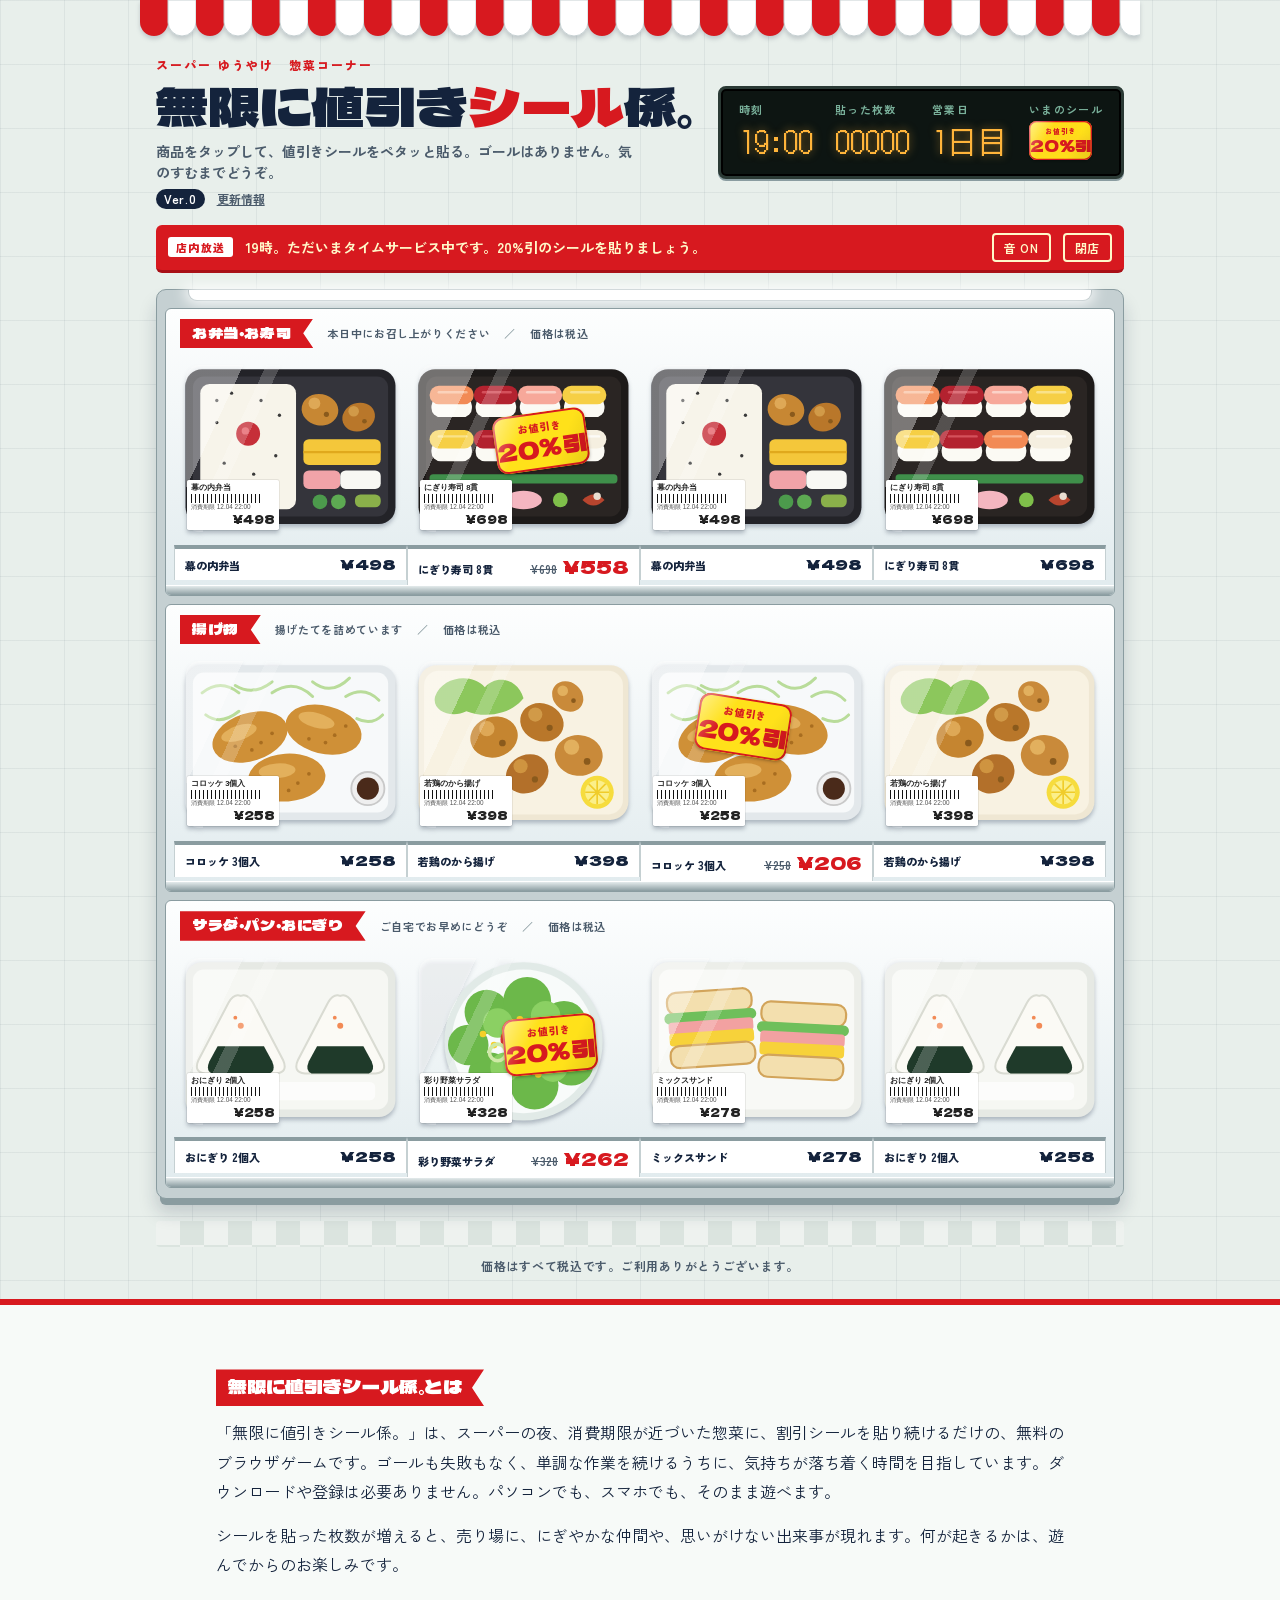
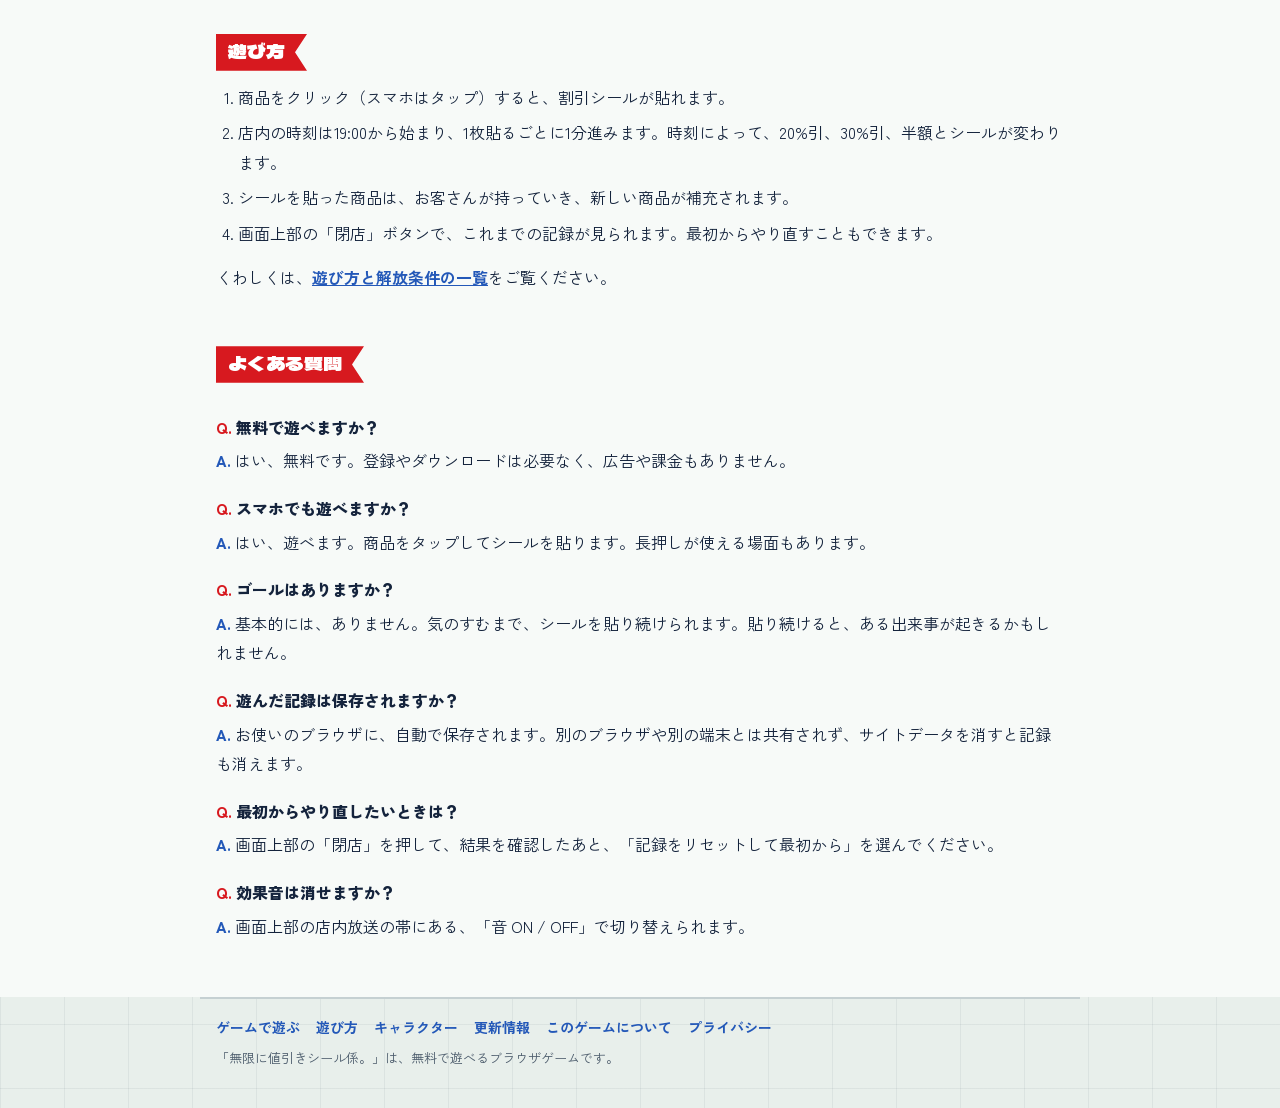
<file: index.html>
<!doctype html>
<html lang="ja">
<head>
<meta charset="utf-8">
<meta name="viewport" content="width=device-width, initial-scale=1, viewport-fit=cover">
<title>無限に値引きシール係｜割引シールを貼り続ける無料ブラウザゲーム</title>
<meta name="description" content="スーパーの夜、消費期限が近づいた惣菜に割引シールを貼り続けるだけの、無料のブラウザミニゲーム。ゴールはなし。単調な作業で気持ちが落ち着く「無限に値引きシール係。」の世界へ。">
<meta name="theme-color" content="#d7191f">
<link rel="icon" href="favicon.svg" type="image/svg+xml">
<link rel="canonical" href="https://nebikigames.com/">
<meta property="og:url" content="https://nebikigames.com/">
<script>
// 旧URL（GitHub Pages）から来た人を、新しいドメインへ移す
if (location.hostname === "mimitabu1229.github.io") {
  location.replace("https://nebikigames.com/" + location.search + location.hash);
}
</script>
<meta property="og:type" content="website">
<meta property="og:site_name" content="無限に値引きシール係。">
<meta property="og:title" content="無限に値引きシール係｜割引シールを貼り続ける無料ブラウザゲーム">
<meta property="og:description" content="スーパーの夜、惣菜に割引シールを貼り続けるだけの無料ミニゲーム。ゴールはなし。ライバルや、シールはがし爺も現れます。">
<meta property="og:locale" content="ja_JP">
<meta property="og:image" content="https://nebikigames.com/ogp.png">
<meta property="og:image:width" content="1200">
<meta property="og:image:height" content="630">
<meta name="twitter:card" content="summary_large_image">
<meta name="twitter:title" content="無限に値引きシール係｜割引シールを貼り続ける無料ブラウザゲーム">
<meta name="twitter:description" content="スーパーの夜、惣菜に割引シールを貼り続けるだけの無料ミニゲーム。ゴールはなし。">
<meta name="twitter:image" content="https://nebikigames.com/ogp.png">
<script type="application/ld+json">
{
  "@context": "https://schema.org",
  "@type": "WebSite",
  "name": "無限に値引きシール係。",
  "alternateName": ["値引きシール係", "値引き係ゲーム", "nebikigames"],
  "url": "https://nebikigames.com/",
  "inLanguage": "ja"
}
</script>
<script type="application/ld+json">
{
  "@context": "https://schema.org",
  "@type": "VideoGame",
  "name": "無限に値引きシール係。",
  "alternateName": "値引きシール係",
  "url": "https://nebikigames.com/",
  "image": "https://nebikigames.com/ogp.png",
  "description": "スーパーの夜、消費期限が近づいた惣菜に割引シールを貼り続けるだけの、無料のブラウザミニゲーム。ゴールはなし。",
  "inLanguage": "ja",
  "genre": "カジュアルゲーム",
  "gamePlatform": "Webブラウザ",
  "playMode": "SinglePlayer",
  "applicationCategory": "Game",
  "operatingSystem": "Any",
  "offers": { "@type": "Offer", "price": "0", "priceCurrency": "JPY" }
}
</script>
<style>
:root { color-scheme: light; padding-top: env(safe-area-inset-top, 0px); padding-bottom: env(safe-area-inset-bottom, 0px); }
body { margin: 0; }
[hidden] { display: none !important; }
img { max-width: 100%; }
</style>
<link rel="stylesheet" href="/pages.css">
<link rel="preconnect" href="https://fonts.googleapis.com">
<link rel="preconnect" href="https://fonts.gstatic.com" crossorigin>
<link rel="stylesheet" href="https://fonts.googleapis.com/css2?family=Dela+Gothic+One&family=DotGothic16&family=Zen+Kaku+Gothic+New:wght@500;700;900&display=swap">
<style>
:root {
  color-scheme: light;
  --red: #d7191f;
  --red-d: #a80f16;
  --yellow: #ffe11a;
  --orange: #f26a1b;
  --blue: #2358b8;
  --blue-d: #173d82;
  --brown: #8a5a2b;
  --brown-d: #5e3b17;
  --green: #1f7a4d;
  --green-d: #15583a;
  --usblue: #1d3f91;
  --teal: #12857f;
  --teal-d: #0b5a56;
  --ink: #14233c;
  --ink-2: #4b5b6b;
  --wall: #e8efeb;
  --wall-line: rgba(20, 35, 60, .06);
  --steel: #c5d0d2;
  --steel-d: #8a9ca0;
  --case-hi: #fdfefe;
  --case-lo: #e1ebee;
  --led-bg: #0d1512;
  --led: #ffb43a;
  --led-dim: #79b09a;
  --font-display: "Dela Gothic One", "Hiragino Sans", "Yu Gothic", sans-serif;
  --font-body: "Zen Kaku Gothic New", "Hiragino Sans", "Yu Gothic", "Meiryo", sans-serif;
  --font-led: "DotGothic16", "Hiragino Sans", "Yu Gothic", monospace;
}

* { box-sizing: border-box; }

html, body { margin: 0; }

body {
  background-color: var(--wall);
  background-image:
    linear-gradient(var(--wall-line) 1px, transparent 1px),
    linear-gradient(90deg, var(--wall-line) 1px, transparent 1px);
  background-size: 64px 64px;
  color: var(--ink);
  font-family: var(--font-body);
  font-size: 14px;
  line-height: 1.5;
  -webkit-font-smoothing: antialiased;
}

.store {
  max-width: 1000px;
  margin: 0 auto;
  padding-inline: 16px;
  padding-block: 0 24px;
}

/* ---------- 看板 ---------- */
.awning {
  height: 36px;
  margin-inline: -16px;
  background: url("data:image/svg+xml;utf8,<svg xmlns='http://www.w3.org/2000/svg' width='56' height='36'><path d='M0 0H28V22a14 14 0 0 1-28 0z' fill='%23d7191f'/><path d='M28 0H56V22a14 14 0 0 1-28 0z' fill='%23ffffff' stroke='%23c5d0d2' stroke-width='1'/></svg>") repeat-x 0 0 / 56px 36px;
  filter: drop-shadow(0 3px 2px rgba(20, 35, 60, .18));
}

.masthead {
  display: grid;
  grid-template-columns: 1fr auto;
  gap: 16px 24px;
  align-items: center;
  padding-block: 20px 16px;
}

.brand .eyebrow {
  margin: 0 0 4px;
  font-weight: 900;
  font-size: 12px;
  letter-spacing: .18em;
  color: var(--red);
}

.brand h1 {
  margin: 0;
  font-family: var(--font-display);
  font-weight: 400;
  font-size: clamp(30px, 6.4vw, 52px);
  line-height: 1.05;
  color: var(--ink);
  text-wrap: balance;
}

.brand h1 span { color: var(--red); }

/* バージョン表示。更新のたびに、ここと receipt の数字を増やす（Ver.0 が完成版） */
.brand .ver { margin: 6px 0 0; font-size: 12px; font-weight: 700; color: var(--ink-2, #555); }
.brand .ver b { display: inline-block; padding: 1px 8px; border-radius: 999px; background: var(--ink); color: #fff; letter-spacing: .06em; }
.brand .ver a { color: inherit; }
.brand .howto {
  margin: 8px 0 0;
  font-weight: 700;
  color: var(--ink-2);
  max-width: 34em;
}

/* ---------- LED 表示 ---------- */
.led {
  margin: 0;
  display: grid;
  grid-template-columns: repeat(4, auto);
  gap: 6px 22px;
  padding: 12px 18px 14px;
  background: var(--led-bg);
  border-radius: 8px;
  border: 3px solid #2b3a35;
  box-shadow: inset 0 0 0 2px #000, 0 2px 0 var(--steel-d);
}

.led > div { display: flex; flex-direction: column; gap: 2px; min-width: 0; }

.led dt {
  font-size: 11px;
  font-weight: 700;
  letter-spacing: .12em;
  color: var(--led-dim);
}

.led dd {
  margin: 0;
  font-family: var(--font-led);
  font-size: 30px;
  line-height: 1.1;
  color: var(--led);
  text-shadow: 0 0 8px rgba(255, 180, 58, .55);
  font-variant-numeric: tabular-nums;
  min-height: 42px;
  display: flex;
  align-items: center;
}

.led .sticker { --u: 1.5px; }

/* ---------- 店内放送 ---------- */
.announce {
  display: flex;
  align-items: center;
  gap: 12px;
  padding: 8px 12px;
  background: var(--red);
  color: #fff8c9;
  border-radius: 6px;
  border-bottom: 3px solid var(--red-d);
}

.announce .badge {
  flex: none;
  font-size: 11px;
  font-weight: 900;
  letter-spacing: .12em;
  padding: 2px 8px;
  background: #fff;
  color: var(--red);
  border-radius: 3px;
}

.announce p { margin: 0; flex: 1; font-weight: 700; min-width: 0; }

.announce button {
  flex: none;
  font: 700 12px var(--font-body);
  letter-spacing: .06em;
  padding: 4px 10px;
  border-radius: 4px;
  border: 2px solid #fff8c9;
  background: transparent;
  color: #fff8c9;
  cursor: pointer;
}

.announce button[aria-pressed="false"] { background: #fff8c9; color: var(--red-d); }

/* ---------- ショーケース ---------- */
.case-wrap { position: relative; margin-top: 16px; }

.case {
  background: var(--steel);
  border-radius: 10px;
  padding: 0 8px 10px;
  border: 1px solid var(--steel-d);
  box-shadow: 0 10px 0 -4px var(--steel-d), 0 14px 18px rgba(20, 35, 60, .18);
}

.case::before {
  content: "";
  display: block;
  height: 10px;
  margin-inline: 24px;
  border-radius: 0 0 8px 8px;
  background: #fff;
  box-shadow: 0 0 14px 4px rgba(255, 255, 255, .9), 0 0 0 1px var(--steel-d);
}

.row {
  margin-top: 8px;
  background: linear-gradient(var(--case-hi), var(--case-lo));
  border-radius: 6px;
  border: 1px solid var(--steel-d);
  overflow: hidden;
}

.row-h {
  display: flex;
  flex-wrap: wrap;
  align-items: center;
  gap: 4px 14px;
  padding: 10px 14px 0;
}

.pop {
  margin: 0;
  padding: 3px 22px 4px 12px;
  background: var(--red);
  color: #fff;
  font-family: var(--font-display);
  font-weight: 400;
  font-size: 15px;
  letter-spacing: .04em;
  clip-path: polygon(0 0, 100% 0, calc(100% - 10px) 50%, 100% 100%, 0 100%);
}

.row-h .note {
  font-size: 11px;
  font-weight: 700;
  color: var(--ink-2);
  letter-spacing: .06em;
}

.row-h .note + .note::before { content: "／"; margin-right: 14px; color: var(--steel-d); }

.slots {
  display: grid;
  grid-template-columns: repeat(4, 1fr);
  gap: 12px;
  padding: 12px 14px 0;
}

.slot { min-width: 0; display: flex; flex-direction: column; }

/* 棚札 */
.tag {
  margin-inline: -6px;
  margin-top: 8px;
  padding: 4px 10px 5px;
  background: #fff;
  border-top: 4px solid var(--steel-d);
  border-left: 1px solid var(--steel);
  border-right: 1px solid var(--steel);
  display: flex;
  align-items: baseline;
  justify-content: space-between;
  gap: 8px;
  min-height: 34px;
}

.tag .tn {
  font-size: 11px;
  font-weight: 900;
  white-space: nowrap;
  overflow: hidden;
  text-overflow: ellipsis;
  min-width: 0;
}

.tag .tp {
  display: flex;
  align-items: baseline;
  gap: 6px;
  flex: none;
  font-family: var(--font-display);
  font-size: 15px;
  font-variant-numeric: tabular-nums;
}

.tag .tp b { font-weight: 400; }
.tag .tp s { font-family: var(--font-body); font-weight: 700; font-size: 11px; color: var(--ink-2); }
.tag .tp .off { color: var(--red); font-size: 18px; }

/* ---------- パック ---------- */
.pack {
  display: block;
  position: relative;
  width: 100%;
  aspect-ratio: 120 / 96;
  padding: 0;
  border: 0;
  background: none;
  container-type: inline-size;
  cursor: pointer;
  -webkit-tap-highlight-color: transparent;
  filter: drop-shadow(0 3px 2px rgba(20, 35, 60, .28));
  transition: transform .3s ease, opacity .3s ease;
}

.pack:hover { transform: translateY(-2px); }
.pack:focus-visible { outline: 3px solid var(--ink); outline-offset: 3px; border-radius: 8px; }

.pack svg { position: absolute; inset: 0; width: 100%; height: 100%; display: block; }

.pack .lid {
  position: absolute;
  inset: 3% 2.5%;
  border-radius: 6cqw;
  background: linear-gradient(115deg, rgba(255,255,255,.38) 0 20%, transparent 20% 28%, rgba(255,255,255,.2) 28% 33%, transparent 33%);
  pointer-events: none;
}

.pack .label {
  position: absolute;
  left: 3cqw;
  bottom: 3cqw;
  width: 42cqw;
  padding: 1.6cqw 2cqw;
  display: grid;
  gap: .4cqw;
  background: #fff;
  color: #222;
  text-align: left;
  font-size: max(6px, 3.5cqw);
  line-height: 1.25;
  border-radius: .8cqw;
  box-shadow: 0 0 0 .3cqw rgba(0, 0, 0, .1);
  pointer-events: none;
}

.pack .label b { font-weight: 900; white-space: nowrap; overflow: hidden; text-overflow: ellipsis; }
.pack .label em { font-style: normal; font-size: max(5px, 2.9cqw); color: #555; white-space: nowrap; }
.pack .label .bar {
  height: 4cqw;
  background: repeating-linear-gradient(90deg, #111 0 .4cqw, #fff .4cqw .9cqw, #111 .9cqw 1.1cqw, #fff 1.1cqw 1.8cqw);
}
.pack .label strong { font-family: var(--font-display); font-weight: 400; font-size: 5.2cqw; text-align: right; }

.pack.in { animation: restock .4s ease-out backwards; }
.pack.taken { transform: translateY(-16px) rotate(2deg) scale(.96); opacity: 0; pointer-events: none; }

@keyframes restock {
  from { transform: translateY(18px); opacity: 0; }
  to { transform: none; opacity: 1; }
}

.row.deliver { animation: deliver .7s cubic-bezier(.2, 1.1, .3, 1) backwards; }

@keyframes deliver {
  from { transform: translateY(40px); opacity: 0; }
}

.ikue {
  display: flex;
  align-items: center;
  gap: 8px;
  margin-left: auto;
  padding: 2px 12px 2px 3px;
  min-width: 0;
  background: #e6f3e8;
  border-radius: 18px;
  color: #1f5a3c;
  font-size: 12px;
  font-weight: 700;
}

.ikue-face svg { display: block; width: 28px; height: 28px; }
.ikue b { font-weight: 900; margin-right: .3em; }

.rail {
  height: 10px;
  background: linear-gradient(#e4ebec, var(--steel-d));
  border-top: 1px solid #fff;
}

/* ---------- シール ---------- */
.stk { position: absolute; inset: 0; pointer-events: none; }

.sticker {
  --u: 1cqw;
  position: relative;
  width: calc(var(--u) * 42);
  height: calc(var(--u) * 26);
  border-radius: calc(var(--u) * 5);
  display: flex;
  flex-direction: column;
  align-items: center;
  justify-content: center;
  overflow: hidden;
  line-height: 1;
  font-family: var(--font-display);
  white-space: nowrap;
}

.sticker small {
  font-family: var(--font-body);
  font-weight: 900;
  font-size: calc(var(--u) * 4.6);
  letter-spacing: .1em;
  margin-bottom: calc(var(--u) * 1.6);
}

.sticker b { font-weight: 400; font-size: calc(var(--u) * 11); }

.sticker::after {
  content: "";
  position: absolute;
  inset: 0;
  border-radius: inherit;
  background: linear-gradient(120deg, rgba(255,255,255,.5), transparent 32%, transparent 68%, rgba(0,0,0,.1));
}

.k20 {
  background: var(--yellow);
  color: var(--red);
  box-shadow: inset 0 0 0 calc(var(--u) * .9) var(--red), 0 calc(var(--u) * .6) calc(var(--u) * 1.4) rgba(0, 0, 0, .3);
}

.k30 {
  background: var(--orange);
  color: #fff;
  box-shadow: inset 0 0 0 calc(var(--u) * .9) #fff, 0 calc(var(--u) * .6) calc(var(--u) * 1.4) rgba(0, 0, 0, .3);
}

.k50 {
  background: var(--red);
  color: var(--yellow);
  box-shadow: inset 0 0 0 calc(var(--u) * .9) var(--yellow), 0 calc(var(--u) * .6) calc(var(--u) * 1.4) rgba(0, 0, 0, .3);
}

.k50 b { font-size: calc(var(--u) * 15); }

.stk .sticker {
  position: absolute;
  transform: translate(-50%, -50%) rotate(var(--rot));
  animation: slap .22s cubic-bezier(.2, 1.4, .4, 1) both;
}

.stk .sticker.still { animation: none; }

@keyframes slap {
  from { transform: translate(-50%, -50%) rotate(var(--rot)) scale(1.5); opacity: .5; }
  to { transform: translate(-50%, -50%) rotate(var(--rot)) scale(1); opacity: 1; }
}

/* 手に持ったシール */
.hand {
  position: fixed;
  left: 0;
  top: 0;
  z-index: 50;
  pointer-events: none;
  opacity: 0;
  transition: opacity .15s;
  will-change: transform;
}

.hand.show { opacity: 1; }
.hand .sticker,
.rhand .sticker {
  --u: var(--hu, 2px);
  transform: translate(-50%, -50%) rotate(-9deg) scale(1.04);
  transition: transform .12s ease;
  filter: drop-shadow(0 6px 5px rgba(0, 0, 0, .25));
}
.hand.press .sticker { transform: translate(-50%, -50%) rotate(-3deg) scale(.86); }

/* たなかの手 */
.rhand {
  position: fixed;
  left: 0;
  top: 0;
  z-index: 49;
  pointer-events: none;
  opacity: 0;
  will-change: transform;
}
.rhand.show { opacity: 1; }
.rhand.go { transition: transform .38s cubic-bezier(.3, .7, .3, 1), opacity .15s; }
.rhand .sticker { transform: translate(-50%, -50%) rotate(8deg); }

/* たなかが貼ったシール／商品の目印 */
.sticker.theirs::before {
  content: "た";
  position: absolute;
  top: calc(var(--u) * 1.6);
  right: calc(var(--u) * 1.6);
  width: calc(var(--u) * 6);
  height: calc(var(--u) * 6);
  display: grid;
  place-items: center;
  border-radius: 50%;
  background: var(--blue);
  color: #fff;
  font-family: var(--font-body);
  font-weight: 900;
  font-size: calc(var(--u) * 4);
  line-height: 1;
  z-index: 1;
}

.pack.theirs::before {
  content: "たなか";
  position: absolute;
  left: 2cqw;
  top: 2cqw;
  z-index: 2;
  padding: .6cqw 2cqw .8cqw;
  border-radius: 1cqw;
  background: var(--blue);
  color: #fff;
  font-size: max(6px, 4cqw);
  font-weight: 900;
  letter-spacing: .08em;
  line-height: 1.2;
  pointer-events: none;
}

/* ---------- たなかとの勝負 ---------- */
.versus {
  margin-top: 12px;
  display: grid;
  grid-template-columns: 72px 1fr;
  gap: 14px;
  align-items: center;
  padding: 12px 14px;
  background: #fff;
  border: 2px solid var(--blue);
  border-radius: 8px;
  box-shadow: 0 3px 0 var(--blue);
}

.versus.enter { animation: vs-in .5s cubic-bezier(.2, 1.3, .4, 1) backwards; }

@keyframes vs-in {
  from { transform: translateY(-14px) scale(.96); opacity: 0; }
}

.versus .face svg { display: block; width: 72px; height: 72px; }

.vs-head {
  display: flex;
  flex-wrap: wrap;
  justify-content: space-between;
  gap: 2px 12px;
  font-size: 12px;
  font-weight: 900;
  letter-spacing: .08em;
}

.vs-head span { color: var(--ink-2); font-weight: 700; }

.vs-bar {
  display: flex;
  height: 16px;
  margin-block: 6px;
  border-radius: 8px;
  overflow: hidden;
  background: var(--steel);
}

.vs-bar i { display: block; height: 100%; transition: flex-basis .4s ease; }
.vs-bar .me { background: var(--red); }
.vs-bar .tan { background: var(--blue); }

.vs-nums {
  display: flex;
  flex-wrap: wrap;
  justify-content: space-between;
  gap: 2px 14px;
  font-size: 13px;
  font-weight: 700;
  font-variant-numeric: tabular-nums;
}

.vs-nums b { font-family: var(--font-display); font-weight: 400; font-size: 18px; }
.vs-nums .me b { color: var(--red); }
.vs-nums .tan b { color: var(--blue); }
.vs-nums em { font-style: normal; color: var(--ink-2); font-size: 12px; }

.bubble {
  margin: 8px 0 0;
  padding: 5px 10px;
  background: #eef3fc;
  border-radius: 6px;
  color: var(--blue-d);
  font-size: 13px;
  font-weight: 700;
}

.bubble b { font-weight: 900; margin-right: .4em; }

/* ---------- やまだ（シールはがし） ---------- */
.versus.yamada { border-color: var(--brown); box-shadow: 0 3px 0 var(--brown); }
.yamada .vs-bar .peel { background: var(--brown); }
.yamada .vs-nums .ya b { color: var(--brown); }
.yamada .bubble { background: #f7efe4; color: var(--brown-d); }

.yhand {
  position: fixed;
  left: 0;
  top: 0;
  z-index: 51;
  pointer-events: none;
  opacity: 0;
  will-change: transform;
}
.yhand.show { opacity: 1; }
.yhand.go { transition: transform .42s cubic-bezier(.3, .7, .3, 1), opacity .2s; }
.yhand svg {
  display: block;
  width: 48px;
  height: 48px;
  margin: -13px 0 0 -29px;
  filter: drop-shadow(0 3px 3px rgba(0, 0, 0, .3));
}

/* ---------- 覚醒 ---------- */
.cast {
  margin-top: 12px;
  display: grid;
  grid-template-columns: repeat(auto-fit, minmax(280px, 1fr));
  gap: 12px;
}

.cast .versus { margin-top: 0; }

/* ---------- キャラ紹介（折りたたみ） ---------- */
.cast-box { margin-top: 12px; }

.cast-box > summary {
  list-style: none;
  display: flex;
  align-items: center;
  gap: 10px;
  padding: 8px 12px;
  background: #fff;
  border: 2px solid var(--ink);
  border-radius: 8px;
  box-shadow: 0 3px 0 var(--ink);
  cursor: pointer;
  font-size: 13px;
  font-weight: 900;
  letter-spacing: .06em;
}
.cast-box > summary > span { white-space: nowrap; }
.cast-box > summary::-webkit-details-marker { display: none; }
.cast-box > summary:focus-visible { outline: 3px solid var(--ink); outline-offset: 3px; }

.cb-faces { display: flex; padding-left: 6px; --rc: #1fbf8a; --rb: #f4f6f7; color: var(--rc); }
.cb-faces svg {
  display: block;
  width: 30px;
  height: 30px;
  margin-left: -6px;
  border-radius: 50%;
  background: #fff;
  box-shadow: 0 0 0 2px #fff;
}

.cb-new {
  display: none;
  padding: 1px 8px 2px;
  border-radius: 10px;
  background: var(--red);
  color: #fff;
  font-size: 11px;
  letter-spacing: .08em;
}
.cast-box.has-new .cb-new { display: inline-block; }

.cb-toggle { margin-left: auto; color: var(--ink-2); font-size: 12px; }
.cb-toggle::after { content: " ▼"; }
.cast-box[open] .cb-toggle::after { content: " ▲"; }
.cb-toggle .t-close { display: none; }
.cast-box[open] .cb-toggle .t-open { display: none; }
.cast-box[open] .cb-toggle .t-close { display: inline; }

.versus.awake {
  --aura: var(--blue);
  animation: aura 1.2s ease-in-out infinite alternate;
}
.versus.yamada.awake { --aura: var(--brown); }

@keyframes aura {
  from { box-shadow: 0 3px 0 var(--aura), 0 0 0 0 transparent; }
  to { box-shadow: 0 3px 0 var(--aura), 0 0 18px 4px var(--aura); }
}

.versus.awake .face svg { filter: drop-shadow(0 0 5px var(--aura)); }

.vs-head .awake-badge {
  display: inline-block;
  margin-right: .6em;
  padding: 1px 8px 2px;
  background: var(--aura);
  color: #fff;
  text-shadow: 0 1px 0 rgba(0, 0, 0, .35);
  font-family: var(--font-display);
  font-weight: 400;
  letter-spacing: .1em;
  border-radius: 3px;
  transform: skewX(-8deg);
}

/* ---------- 店長おださんとシール貼り銃 ---------- */
.versus.oda { border-color: var(--green); box-shadow: 0 3px 0 var(--green); }
.oda .bubble { background: #e6f3ea; color: var(--green-d); }
.oda .vs-head span { color: var(--green-d); }
.oda .hint { margin: 6px 0 0; font-weight: 700; font-size: 13px; }

/* ---------- アメリカ人店員ジョン ---------- */
.versus.john { border-color: var(--usblue); box-shadow: 0 3px 0 var(--usblue); }
.john .bubble { background: #e9eefb; color: var(--usblue); }
.john .vs-head span { color: var(--usblue); }
.john .hint { margin: 6px 0 0; font-weight: 700; font-size: 13px; }

.usa .pop { background: var(--usblue); }
.usa .row { background: linear-gradient(var(--case-hi), #dfe6f4); }
.usa .brand .eyebrow { color: var(--usblue); }

/* ---------- お掃除ロボット シリボ ---------- */
.versus.robo-panel { border-color: var(--teal); box-shadow: 0 3px 0 var(--teal); }
.robo-panel .face { --rc: #1fbf8a; --rb: #f4f6f7; color: var(--rc); }
.robo-panel .bubble { background: #e3f4f2; color: var(--teal-d); }
.robo-panel .vs-head span { color: var(--teal-d); }
.robo-panel .hint { margin: 6px 0 0; font-weight: 700; font-size: 13px; }

.robots {
  position: absolute;
  inset: 0;
  z-index: 5;
  overflow: hidden;
  pointer-events: none;
}

.robo {
  --rc: #1fbf8a;
  --rb: #f4f6f7;
  position: absolute;
  left: 0;
  top: 0;
  width: 56px;
  height: 56px;
  margin: -28px 0 0 -28px;
  filter: drop-shadow(0 5px 4px rgba(20, 35, 60, .35));
  will-change: transform;
  animation: robo-in .6s ease-out backwards;
}
.robo.b { --rc: #ee5f9c; --rb: #fbf1f5; }
.robo svg { display: block; width: 100%; height: 100%; color: var(--rc); }
.robo .brush { transform-box: fill-box; transform-origin: center; animation: brush .6s linear infinite; }
.robo.busy svg { animation: wobble .16s linear infinite; }

@keyframes robo-in { from { opacity: 0; } }
@keyframes brush { to { transform: rotate(360deg); } }
@keyframes wobble {
  0%, 100% { transform: rotate(0); }
  25% { transform: rotate(-6deg); }
  75% { transform: rotate(6deg); }
}

.stk .sticker.peeling.swept { animation: swept .38s ease-in forwards; }

@keyframes swept {
  to { transform: translate(-50%, -50%) rotate(calc(var(--rot) + 200deg)) scale(0); opacity: 0; }
}

/* ---------- イベント: やまだが、シリボを食べる ---------- */
.robo.eaten { animation: eaten .45s ease-in forwards; }

@keyframes eaten { to { scale: 0; rotate: 300deg; opacity: 0; } }

/* ---------- ボス戦: メカやまだ ---------- */
.versus.yamada.mecha {
  border-color: #3a4a56;
  box-shadow: 0 3px 0 #3a4a56, 0 0 14px 2px rgba(255, 42, 42, .55);
}
.versus.yamada.mecha .face svg { filter: grayscale(.85) contrast(1.15) drop-shadow(0 0 5px #ff2a2a); }
.versus.yamada.defeated { box-shadow: 0 3px 0 #3a4a56; }
.versus.yamada.defeated .face svg { filter: grayscale(1); }

body.boss-quake .store { animation: quake .09s linear infinite; }

@keyframes quake {
  0% { transform: translate(6px, 3px); }
  25% { transform: translate(-5px, -4px); }
  50% { transform: translate(4px, -3px); }
  75% { transform: translate(-6px, 4px); }
  100% { transform: translate(0, 0); }
}

body.boss-ruin .case > .row { transition: transform .7s ease-out, filter .7s; filter: brightness(.7) saturate(.8); }
body.boss-ruin .case > .row:nth-child(odd) { transform: rotate(-1.4deg) translateY(10px); }
body.boss-ruin .case > .row:nth-child(even) { transform: rotate(1.8deg) translateY(-6px); }

.boss {
  position: fixed;
  inset: 0;
  z-index: 70;
  touch-action: none;
  user-select: none;
  -webkit-user-select: none;
  cursor: crosshair;
  background: rgba(6, 10, 18, 0);
  transition: background .6s;
  font-family: var(--font-body);
}
.boss.dark { background: rgba(6, 10, 18, .74); }
.boss canvas { position: absolute; inset: 0; display: block; }

.boss-hud {
  position: absolute;
  inset: 0;
  padding: max(10px, env(safe-area-inset-top, 0px)) 14px 0;
  pointer-events: none;
  color: #fff;
}
.bh-top { display: flex; align-items: center; gap: 10px; max-width: 760px; margin: 0 auto; }
.bh-top b { font-family: var(--font-display); font-weight: 400; font-size: 18px; white-space: nowrap; text-shadow: 0 2px 0 #000; }
.bh-bar { flex: 1; height: 18px; background: rgba(0, 0, 0, .6); border: 3px solid #fff; border-radius: 10px; overflow: hidden; }
.bh-bar i { display: block; height: 100%; width: 100%; background: linear-gradient(#ff6a5c, #d7191f); transition: width .12s; }
.bh-top span { min-width: 56px; text-align: right; font-family: var(--font-led); font-size: 20px; color: var(--led); text-shadow: 0 0 6px rgba(255, 180, 58, .6); }
.bh-say { max-width: 760px; min-height: 26px; margin: 8px auto 0; font-family: var(--font-led); font-size: 16px; color: #ffb43a; text-shadow: 0 0 6px rgba(255, 120, 0, .6); }
.bh-bottom {
  position: absolute;
  left: 14px;
  bottom: max(12px, env(safe-area-inset-bottom, 0px));
  display: flex;
  gap: 14px;
  align-items: baseline;
  text-shadow: 0 2px 0 #000;
}
.bh-bottom #bhHearts { font-size: 26px; color: #ff4d5e; letter-spacing: .1em; }
.bh-bottom #bhAmmo { font-family: var(--font-display); font-size: 20px; color: var(--yellow); }

.boss-fire {
  position: absolute;
  right: 16px;
  bottom: max(16px, env(safe-area-inset-bottom, 0px));
  width: 104px;
  height: 104px;
  border-radius: 50%;
  border: 5px solid var(--yellow);
  background: var(--red);
  color: var(--yellow);
  font-family: var(--font-display);
  font-size: 26px;
  line-height: 1.1;
  box-shadow: 0 6px 0 var(--red-d), 0 0 0 4px rgba(0, 0, 0, .3);
  cursor: pointer;
  touch-action: none;
}
.boss-fire small { display: block; margin-top: 2px; font-family: var(--font-body); font-size: 10px; font-weight: 700; }
.boss-fire:active { transform: translateY(4px); box-shadow: 0 2px 0 var(--red-d); }

.boss-warning {
  position: absolute;
  inset: 0;
  display: flex;
  flex-direction: column;
  justify-content: center;
  text-align: center;
  background: rgba(160, 0, 0, .3);
  animation: warn-bg .5s steps(1) infinite;
  pointer-events: none;
}
.bw-stripe { height: 52px; background: repeating-linear-gradient(-45deg, #111 0 26px, #ffd400 26px 52px); }
.bw-title {
  margin: .1em 0 0;
  font-family: var(--font-display);
  font-size: clamp(48px, 12vw, 150px);
  line-height: 1.1;
  letter-spacing: .08em;
  color: #ff2a2a;
  text-shadow: 0 0 22px #f00, 0 6px 0 #400;
  animation: warn-blink .5s steps(1) infinite;
}
.bw-sub { margin: 0 0 .3em; font-family: var(--font-display); font-size: clamp(22px, 5vw, 44px); color: #fff; text-shadow: 0 3px 0 #400; }

@keyframes warn-bg { 50% { background: rgba(160, 0, 0, .55); } }
@keyframes warn-blink { 50% { opacity: .25; } }

.boss-banner {
  position: absolute;
  left: 0;
  right: 0;
  top: 30%;
  padding: 0 16px;
  text-align: center;
  color: #fff;
  text-shadow: 0 4px 0 #000, 0 0 18px rgba(255, 255, 255, .4);
  pointer-events: none;
  animation: banner-in .35s ease-out;
}
.boss-banner h2 { margin: 0; font-family: var(--font-display); font-weight: 400; font-size: clamp(28px, 7vw, 64px); line-height: 1.25; }
.boss-banner p { margin: .4em 0 0; font-size: clamp(15px, 3.4vw, 24px); font-weight: 900; color: var(--yellow); }

@keyframes banner-in { from { opacity: 0; transform: scale(1.3); } }

.boss-flash { position: absolute; inset: 0; background: #fff; opacity: 0; pointer-events: none; }
.boss-flash.go { animation: boss-flash .7s ease-out; }

@keyframes boss-flash { 0% { opacity: .95; } 100% { opacity: 0; } }

.boss-msg {
  position: absolute;
  left: 50%;
  top: 50%;
  width: min(92vw, 440px);
  padding: 22px 22px 20px;
  transform: translate(-50%, -50%);
  text-align: center;
  background: #fffef6;
  color: var(--ink);
  border: 4px solid var(--red);
  border-radius: 12px;
  box-shadow: 0 12px 34px rgba(0, 0, 0, .5);
}
.boss-msg h2 { margin: 0 0 8px; font-family: var(--font-display); font-weight: 400; font-size: 28px; color: var(--red); }
.boss-msg p { margin: 0 0 14px; font-weight: 700; white-space: pre-line; }
.boss-msg button { padding: 10px 20px; font: 900 16px var(--font-body); color: #fff; background: var(--red); border: 2px solid var(--red); border-radius: 8px; cursor: pointer; }
.boss-msg button:focus-visible { outline: 3px solid var(--ink); outline-offset: 2px; }

/* ---------- 閉店リザルト（レシート） ---------- */
#result {
  width: 100%;
  max-width: min(92vw, 380px);
  padding: 0;
  border: 0;
  background: transparent;
  color: #222;
  overflow: visible;
}

#result::backdrop { background: rgba(20, 35, 60, .62); }

.receipt {
  padding: 22px 22px 22px;
  background: #fffef6;
  border-radius: 4px 4px 0 0;
  box-shadow: 0 14px 34px rgba(0, 0, 0, .38);
  font-family: var(--font-led);
  font-size: 14px;
  line-height: 1.5;
  max-height: 88vh;
  overflow-y: auto;
}

.receipt p { margin: 0; text-align: center; }
.receipt .r-store { font-size: 12px; letter-spacing: .2em; color: #555; }
.receipt h2 { margin: 2px 0 0; text-align: center; font-family: var(--font-display); font-weight: 400; font-size: 28px; letter-spacing: .06em; }
.receipt .r-date { font-size: 12px; color: #555; }
.receipt hr { border: 0; border-top: 2px dashed #b9b6a8; margin: 12px 0; }

.r-list { margin: 0; display: grid; gap: 4px; }
.r-list > div { display: flex; align-items: baseline; gap: 8px; }
.r-list dt { flex: none; }
.r-list .lead { flex: 1; min-width: 12px; border-bottom: 2px dotted #b9b6a8; transform: translateY(-4px); }
.r-list dd { margin: 0; flex: none; font-variant-numeric: tabular-nums; }

.receipt .r-met { font-size: 13px; color: #444; }
.receipt .r-rank { margin-top: 4px; font-size: 12px; color: #555; }
.receipt .r-rank b { display: block; font-family: var(--font-display); font-weight: 400; font-size: 22px; color: var(--red); letter-spacing: .04em; }
.receipt .r-thanks { margin-top: 10px; font-size: 12px; letter-spacing: .12em; color: #555; }

.r-actions { margin-top: 16px; display: grid; gap: 8px; }
.r-actions button {
  font: 900 14px var(--font-body);
  letter-spacing: .04em;
  padding: 10px 14px;
  border-radius: 6px;
  border: 2px solid var(--red);
  cursor: pointer;
}
.r-actions .primary { background: var(--red); color: #fff; }
.r-actions .ghost { background: #fff; color: var(--red); }
.r-actions button:focus-visible { outline: 3px solid var(--ink); outline-offset: 2px; }

.case { -webkit-user-select: none; user-select: none; -webkit-touch-callout: none; }

.hand .aim {
  position: absolute;
  left: -13px;
  top: -13px;
  width: 26px;
  height: 26px;
  border: 3px solid var(--red);
  border-radius: 50%;
  box-shadow: 0 0 0 2px #fff, inset 0 0 0 2px #fff;
}
.hand .aim::after {
  content: "";
  position: absolute;
  left: 50%;
  top: 50%;
  width: 4px;
  height: 4px;
  margin: -2px 0 0 -2px;
  border-radius: 50%;
  background: var(--red);
}

.hand .gun {
  position: absolute;
  left: 8px;
  top: -4px;
  width: 96px;
  height: auto;
  transform: scaleX(-1);
  filter: drop-shadow(0 6px 5px rgba(0, 0, 0, .28));
}
.hand.fire .gun { animation: recoil .11s ease-out; }

@keyframes recoil {
  from { transform: scaleX(-1) translateX(-9px) rotate(-6deg); }
  to { transform: scaleX(-1); }
}

.stk .sticker.peeling { animation: peel-off .46s ease-in forwards; }

@keyframes peel-off {
  from { transform: translate(-50%, -50%) rotate(var(--rot)) scale(1); opacity: 1; }
  to { transform: translate(-38%, -100%) rotate(calc(var(--rot) + 24deg)) scale(1.18); opacity: 0; }
}

/* ---------- 足元 ---------- */
.floor {
  margin-top: 22px;
  height: 26px;
  border-radius: 4px;
  background: repeating-conic-gradient(#dbe4df 0 25%, #eef2ef 0 50%) 0 0 / 48px 48px;
}

.foot {
  margin: 10px 0 0;
  text-align: center;
  font-size: 12px;
  font-weight: 700;
  color: var(--ink-2);
  letter-spacing: .06em;
}

/* ---------- 狭い画面 ---------- */
@media (max-width: 760px) {
  .masthead { grid-template-columns: 1fr; }
  .led { grid-template-columns: repeat(2, 1fr); }
}

@media (max-width: 600px) {
  .slots { grid-template-columns: repeat(3, 1fr); gap: 8px; padding-inline: 10px; }
  .slot:nth-child(4) { display: none; }
  .tag { margin-inline: -4px; padding-inline: 6px; gap: 4px; }
  .tag .tp { font-size: 13px; gap: 4px; }
  .tag .tp .off { font-size: 15px; }
  .tag .tp s { display: none; }
  .pack .label em { display: none; }
  .row-h { padding-inline: 10px; }
  .row-h .note:last-child { display: none; }
  .ikue { margin-left: 0; width: 100%; }
  .announce { flex-wrap: wrap; }
  .versus { grid-template-columns: 52px 1fr; gap: 10px; padding-inline: 10px; }
  .versus .face svg { width: 52px; height: 52px; }
  .cast-box > summary { gap: 8px; padding-inline: 10px; }
  .cb-faces svg { width: 26px; height: 26px; }
  #cbCount, .cb-toggle span { display: none !important; }
  .robo { width: 44px; height: 44px; margin: -22px 0 0 -22px; }
}

@media (hover: hover) and (pointer: fine) {
  .case.hand-on .pack { cursor: none; }
}

@media (prefers-reduced-motion: reduce) {
  .stk .sticker, .pack.in, .versus.enter, .row.deliver { animation: none; }
  .stk .sticker.peeling { animation: none; opacity: 0; }
  .versus.awake { animation: none; box-shadow: 0 3px 0 var(--aura), 0 0 12px 2px var(--aura); }
  .stk .sticker.peeling.swept { animation: none; opacity: 0; }
  .boss-warning, .bw-title, body.boss-quake .store { animation: none; }
  .robo, .robo .brush, .robo.busy svg { animation: none; }
  .hand.fire .gun { animation: none; }
  .pack, .hand .sticker, .rhand.go, .yhand.go, .vs-bar i { transition: none; }
}
</style>
</head>
<body>
<noscript>このゲームを遊ぶには、JavaScriptを有効にしてください。（値引きシール係：スーパーの夜、惣菜に割引シールを貼り続ける無料ブラウザゲーム）</noscript>

<main class="store">
  <div class="awning" aria-hidden="true"></div>

  <header class="masthead">
    <div class="brand">
      <p class="eyebrow" id="eyebrow">スーパー ゆうやけ　惣菜コーナー</p>
      <h1>無限に値引き<span>シール</span>係。</h1>
      <p class="howto">商品をタップして、値引きシールをペタッと貼る。ゴールはありません。気のすむまでどうぞ。</p>
      <p class="ver"><b>Ver.0</b>　<a href="/changelog">更新情報</a></p>
    </div>
    <dl class="led" aria-label="店内の状況">
      <div><dt>時刻</dt><dd id="clock">19:00</dd></div>
      <div><dt>貼った枚数</dt><dd id="count">00000</dd></div>
      <div><dt>営業日</dt><dd id="day">1日目</dd></div>
      <div><dt>いまのシール</dt><dd id="preview"></dd></div>
    </dl>
  </header>

  <div class="announce">
    <span class="badge">店内放送</span>
    <p id="say" aria-live="polite"></p>
    <button id="mute" type="button" aria-pressed="true">音 ON</button>
    <button id="closeShop" type="button">閉店</button>
  </div>

  <details class="cast-box" id="castBox" hidden>
    <summary>
      <span>キャラ紹介</span>
      <span class="cb-faces" id="cbFaces"></span>
      <span id="cbCount"></span>
      <span class="cb-new">NEW</span>
      <span class="cb-toggle"><span class="t-open">ひらく</span><span class="t-close">とじる</span></span>
    </summary>
  <div class="cast">
  <section class="versus" id="versus" aria-label="たなかとの売上勝負" hidden>
    <div class="face">
      <svg viewBox="0 0 64 64" aria-hidden="true">
        <circle cx="32" cy="32" r="31" fill="#dbe6f7"/>
        <path d="M6 62c2-13 13-17 26-17s24 4 26 17z" fill="#2358b8"/>
        <rect x="27" y="38" width="10" height="9" fill="#e6b891"/>
        <rect x="21" y="47" width="22" height="9" rx="1.5" fill="#fff"/>
        <text x="32" y="54" text-anchor="middle" font-size="6.5" font-weight="900" fill="#14233c" font-family="'Zen Kaku Gothic New','Hiragino Sans','Yu Gothic',sans-serif">たなか</text>
        <ellipse cx="32" cy="29" rx="12" ry="13.5" fill="#f2c9a5"/>
        <path d="M19 26c0-11 7-16 13-16s13 5 13 16c-4-3-8-4-13-4s-9 1-13 4z" fill="#14233c"/>
        <path d="M17 26h30c1 0 1 3-1 3H18c-2 0-2-3-1-3z" fill="#0f1c33"/>
        <circle cx="27" cy="32" r="1.4" fill="#14233c"/><circle cx="37" cy="32" r="1.4" fill="#14233c"/>
        <path d="M24.5 29l5 1.3M39.5 29l-5 1.3" stroke="#14233c" stroke-width="1.4" stroke-linecap="round" fill="none"/>
        <path d="M28 38c2.5 1.8 5.5 1.8 8-.5" stroke="#14233c" fill="none" stroke-width="1.3" stroke-linecap="round"/>
      </svg>
    </div>
    <div class="vs-main">
      <div class="vs-head"><b>本日の売上勝負　最後にシールを貼った人の売上</b><span id="record">通算 0勝 0敗</span></div>
      <div class="vs-bar" aria-hidden="true"><i class="me" id="barMe"></i><i class="tan" id="barTan"></i></div>
      <div class="vs-nums">
        <span class="me">あなた <b id="meScore">0</b>点　<em>貼った <span id="meSt">0</span>枚</em></span>
        <span class="tan">たなか <b id="tanScore">0</b>点　<em>貼った <span id="tanSt">0</span>枚</em></span>
      </div>
      <p class="bubble" id="bubble" aria-live="polite"></p>
    </div>
  </section>

  <section class="versus yamada" id="yamada" aria-label="やまだとのはがし勝負" hidden>
    <div class="face">
      <svg viewBox="0 0 64 64" aria-hidden="true">
        <circle cx="32" cy="32" r="31" fill="#efe3d0"/>
        <path d="M6 62c2-13 13-17 26-17s24 4 26 17z" fill="#8a5a2b"/>
        <path d="M25 45l7 11 7-11z" fill="#f3ead8"/>
        <rect x="27" y="38" width="10" height="9" fill="#d9ab82"/>
        <rect x="21" y="49" width="22" height="9" rx="1.5" fill="#fff"/>
        <text x="32" y="56" text-anchor="middle" font-size="6.5" font-weight="900" fill="#14233c" font-family="'Zen Kaku Gothic New','Hiragino Sans','Yu Gothic',sans-serif">やまだ</text>
        <ellipse cx="32" cy="29" rx="12" ry="13.5" fill="#e8bd94"/>
        <circle cx="19.5" cy="28" r="4.5" fill="#f4f4f2"/><circle cx="44.5" cy="28" r="4.5" fill="#f4f4f2"/>
        <path d="M23 19c3-4 15-4 18 0" stroke="#f4f4f2" stroke-width="2" fill="none" stroke-linecap="round"/>
        <path d="M23.5 25.5l6-1.5M40.5 25.5l-6-1.5" stroke="#9a9a9a" stroke-width="2.2" stroke-linecap="round" fill="none"/>
        <circle cx="27" cy="30" r="4" fill="none" stroke="#3a2a1a" stroke-width="1.1"/><circle cx="37" cy="30" r="4" fill="none" stroke="#3a2a1a" stroke-width="1.1"/>
        <path d="M31 30h2" stroke="#3a2a1a" stroke-width="1.1"/>
        <circle cx="27" cy="30" r="1" fill="#3a2a1a"/><circle cx="37" cy="30" r="1" fill="#3a2a1a"/>
        <path d="M25.5 36.5c3-2 5-1 6.5 0c1.5-1 3.500-2 6.500 0c-2 3.500-4 2.500-6.500 1c-2 1.500-4 2.500-6.500-1z" fill="#f4f4f2" stroke="#b8b8b8" stroke-width=".6"/>
      </svg>
    </div>
    <div class="vs-main">
      <div class="vs-head"><b>本日のはがし勝負　あなたの貼った枚数 対 やまだのはがした枚数</b><span id="yaRecord">通算 0勝 0敗</span></div>
      <div class="vs-bar" aria-hidden="true"><i class="me" id="barYaMe"></i><i class="peel" id="barYaPeel"></i></div>
      <div class="vs-nums">
        <span class="me">あなた 貼った <b id="yaMe">0</b>枚</span>
        <span class="ya">やまだ はがした <b id="yaPeel">0</b>枚　<em>売り逃し <span id="yaMiss">0</span>点</em></span>
      </div>
      <p class="bubble" id="yaBubble" aria-live="polite"></p>
    </div>
  </section>

  <section class="versus oda" id="oda" aria-label="店長おださんからの支給品" hidden>
    <div class="face">
      <svg viewBox="0 0 64 64" aria-hidden="true">
        <circle cx="32" cy="32" r="31" fill="#dcefe3"/>
        <path d="M6 62c2-13 13-17 26-17s24 4 26 17z" fill="#1f7a4d"/>
        <rect x="27" y="38" width="10" height="9" fill="#e6b891"/>
        <path d="M24 45l8 12 8-12z" fill="#fff"/>
        <path d="M30 46h4l1.500 10-3.500 3-3.500-3z" fill="#d7191f"/>
        <rect x="11" y="52" width="15" height="8" rx="1.500" fill="#fff"/>
        <text x="18.500" y="58" text-anchor="middle" font-size="5.500" font-weight="900" fill="#14233c" font-family="'Zen Kaku Gothic New','Hiragino Sans','Yu Gothic',sans-serif">店長</text>
        <ellipse cx="32" cy="29" rx="12" ry="13.500" fill="#f2c9a5"/>
        <path d="M19.500 27c-1-10 5-16 12.500-16s13.500 6 12.500 16c-2-5-5-8-12.500-8S21.500 22 19.500 27z" fill="#2a2320"/>
        <circle cx="27" cy="31" r="1.400" fill="#14233c"/><circle cx="37" cy="31" r="1.400" fill="#14233c"/>
        <path d="M24.500 27.500l5-1M39.500 27.500l-5-1" stroke="#14233c" stroke-width="1.400" stroke-linecap="round" fill="none"/>
        <path d="M27 36.500c3 3 7 3 10 0" stroke="#14233c" fill="none" stroke-width="1.400" stroke-linecap="round"/>
      </svg>
    </div>
    <div class="vs-main">
      <div class="vs-head"><b>店長からの支給品　シール貼り銃</b><span>発射 <span id="odaShots">0</span>発</span></div>
      <p class="hint">商品を押しっぱなしにすると、シールを連射できます。</p>
      <p class="bubble" id="odaBubble" aria-live="polite"></p>
    </div>
  </section>

  <section class="versus john" id="john" aria-label="アメリカ人店員ジョン" hidden>
    <div class="face">
      <svg viewBox="0 0 64 64" aria-hidden="true">
        <circle cx="32" cy="32" r="31" fill="#dfe6f6"/>
        <path d="M6 62c2-13 13-17 26-17s24 4 26 17z" fill="#1d3f91"/>
        <path d="M8 58h48" stroke="#d7191f" stroke-width="2"/>
        <rect x="27" y="38" width="10" height="9" fill="#e6b891"/>
        <rect x="21" y="49" width="22" height="9" rx="1.500" fill="#fff"/>
        <text x="32" y="56" text-anchor="middle" font-size="6" font-weight="900" fill="#14233c" font-family="'Zen Kaku Gothic New','Hiragino Sans','Yu Gothic',sans-serif">ジョン</text>
        <ellipse cx="32" cy="29" rx="12" ry="13.500" fill="#f5cfae"/>
        <path d="M19.500 27c-1-9 5-13 12.500-13s13.500 4 12.500 13c-3-4-7-6-12.500-6s-9.500 2-12.500 6z" fill="#e6b84a"/>
        <path d="M18.500 22c1-9 7-13 13.500-13s12.500 4 13.500 13z" fill="#d7191f"/>
        <path d="M14 22h36c1 0 1 3-1 3H15c-2 0-2-3-1-3z" fill="#a80f16"/>
        <path d="M32 12l1.500 3.200 3.500.4-2.600 2.400.7 3.400L32 19.600l-3.100 1.800.7-3.400-2.600-2.400 3.500-.4z" fill="#fff"/>
        <circle cx="27" cy="31" r="1.400" fill="#14233c"/><circle cx="37" cy="31" r="1.400" fill="#14233c"/>
        <path d="M24.500 28l5-1M39.500 28l-5-1" stroke="#a9832a" stroke-width="1.400" stroke-linecap="round" fill="none"/>
        <path d="M25 35c3 5.500 11 5.500 14 0z" fill="#fff" stroke="#14233c" stroke-width="1.200" stroke-linejoin="round"/>
      </svg>
    </div>
    <div class="vs-main">
      <div class="vs-head"><b>アメリカ人店員　ジョン</b><span>全商品アメリカ産</span></div>
      <p class="hint">売り場の商品が、すべてアメリカの商品に入れ替わりました。</p>
      <p class="bubble" id="johnBubble" aria-live="polite"></p>
    </div>
  </section>
  <section class="versus robo-panel" id="roboPanel" aria-label="お掃除ロボットのシリボ" hidden>
    <div class="face" id="roboFace"></div>
    <div class="vs-main">
      <div class="vs-head"><b>お掃除ロボット　シリボ</b><span><span id="roboCount">4</span>台 稼働中</span></div>
      <p class="hint">売り場を動き回って、貼ってあるシールを掃除します。30枚貼るごとに1台増えます(最大15台)。勝負ではありません。</p>
      <p class="bubble" id="roboBubble" aria-live="polite"></p>
    </div>
  </section>
  </div>
  </details>

  <div class="case-wrap">
    <section class="case" id="case" aria-label="惣菜ショーケース"></section>
    <div class="robots" id="robots" aria-hidden="true"></div>
  </div>

  <div class="floor" aria-hidden="true"></div>
  <p class="foot">価格はすべて税込です。ご利用ありがとうございます。</p>
</main>

<section class="seo-wrap" aria-label="ゲームの紹介">
<div class="seo-inner">
  <h2>無限に値引きシール係。とは</h2>
  <p>「無限に値引きシール係。」は、スーパーの夜、消費期限が近づいた惣菜に、割引シールを貼り続けるだけの、無料のブラウザゲームです。ゴールも失敗もなく、単調な作業を続けるうちに、気持ちが落ち着く時間を目指しています。ダウンロードや登録は必要ありません。パソコンでも、スマホでも、そのまま遊べます。</p>
  <p>シールを貼った枚数が増えると、売り場に、にぎやかな仲間や、思いがけない出来事が現れます。何が起きるかは、遊んでからのお楽しみです。</p>

  <h2>遊び方</h2>
  <ol>
    <li>商品をクリック（スマホはタップ）すると、割引シールが貼れます。</li>
    <li>店内の時刻は19:00から始まり、1枚貼るごとに1分進みます。時刻によって、20%引、30%引、半額とシールが変わります。</li>
    <li>シールを貼った商品は、お客さんが持っていき、新しい商品が補充されます。</li>
    <li>画面上部の「閉店」ボタンで、これまでの記録が見られます。最初からやり直すこともできます。</li>
  </ol>
  <p>くわしくは、<a href="/how-to">遊び方と解放条件の一覧</a>をご覧ください。</p>

  <h2>よくある質問</h2>
  <dl class="faq">
    <dt>無料で遊べますか？</dt>
    <dd>はい、無料です。登録やダウンロードは必要なく、広告や課金もありません。</dd>
    <dt>スマホでも遊べますか？</dt>
    <dd>はい、遊べます。商品をタップしてシールを貼ります。長押しが使える場面もあります。</dd>
    <dt>ゴールはありますか？</dt>
    <dd>基本的には、ありません。気のすむまで、シールを貼り続けられます。貼り続けると、ある出来事が起きるかもしれません。</dd>
    <dt>遊んだ記録は保存されますか？</dt>
    <dd>お使いのブラウザに、自動で保存されます。別のブラウザや別の端末とは共有されず、サイトデータを消すと記録も消えます。</dd>
    <dt>最初からやり直したいときは？</dt>
    <dd>画面上部の「閉店」を押して、結果を確認したあと、「記録をリセットして最初から」を選んでください。</dd>
    <dt>効果音は消せますか？</dt>
    <dd>画面上部の店内放送の帯にある、「音 ON / OFF」で切り替えられます。</dd>
  </dl>
</div>
</section>

<footer class="site-foot">
  <nav class="site-nav" aria-label="サイト内のリンク">
    <a href="/">ゲームで遊ぶ</a>
    <a href="/how-to">遊び方</a>
    <a href="/characters">キャラクター</a>
    <a href="/changelog">更新情報</a>
    <a href="/about">このゲームについて</a>
    <a href="/privacy">プライバシー</a>
  </nav>
  <p>「無限に値引きシール係。」は、無料で遊べるブラウザゲームです。</p>
</footer>

<dialog id="result" aria-labelledby="resTitle">
  <div class="receipt">
    <p class="r-store">スーパー ゆうやけ</p>
    <h2 id="resTitle">閉店リザルト</h2>
    <p class="r-date" id="resDate"></p>
    <hr>
    <dl class="r-list" id="resList"></dl>
    <hr>
    <p class="r-met" id="resMet"></p>
    <p class="r-rank">今夜の称号<b id="resRank"></b></p>
    <p class="r-thanks">ご利用ありがとうございました　Ver.0</p>
    <div class="r-actions">
      <button id="resReset" class="primary" type="button">記録をリセットして最初から</button>
      <button id="resClose" class="ghost" type="button">営業を続ける</button>
    </div>
  </div>
</dialog>

<div class="boss" id="boss" hidden>
  <canvas id="bossCv"></canvas>
  <div class="boss-hud" id="bossHud" hidden>
    <div class="bh-top"><b>メカやまだ</b><div class="bh-bar"><i id="bhHp"></i></div><span id="bhTime">00:00</span></div>
    <div class="bh-say" id="bhSay"></div>
    <div class="bh-bottom"><span id="bhHearts"></span><span id="bhAmmo"></span></div>
  </div>
  <div class="boss-banner" id="bossBanner" hidden><h2 id="bbT"></h2><p id="bbS"></p></div>
  <button class="boss-fire" id="bossFire" type="button" hidden>撃つ<small>Space / クリック</small></button>
  <div class="boss-warning" id="bossWarn" hidden>
    <div class="bw-stripe"></div>
    <div><p class="bw-title">WARNING</p><p class="bw-sub">メカやまだ 出現</p></div>
    <div class="bw-stripe"></div>
  </div>
  <div class="boss-flash" id="bossFlash"></div>
  <div class="boss-msg" id="bossMsg" hidden><h2 id="bmT"></h2><p id="bmP"></p><button id="bmBtn" type="button"></button></div>
</div>

<div class="hand" id="hand" aria-hidden="true"></div>
<div class="rhand" id="rhand" aria-hidden="true"></div>
<div class="yhand" id="yhand" aria-hidden="true">
  <svg viewBox="0 0 48 48">
    <g transform="rotate(-30 24 24)">
      <rect x="4" y="12" width="30" height="10" rx="5" fill="#dcae84"/>
      <ellipse cx="30" cy="17" rx="4" ry="3.2" fill="#f5dfc9"/>
      <rect x="8" y="24" width="26" height="9" rx="4.5" fill="#cf9f74"/>
      <ellipse cx="30" cy="28.5" rx="3.6" ry="2.8" fill="#f0d5bb"/>
    </g>
    <circle cx="10" cy="38" r="6" fill="#8a5a2b"/>
    <text x="10" y="41" text-anchor="middle" font-size="8" font-weight="900" fill="#fff" font-family="'Zen Kaku Gothic New','Hiragino Sans','Yu Gothic',sans-serif">や</text>
  </svg>
</div>

<script>
(function () {
  "use strict";

  /* ---------- 商品の絵 ---------- */
  var dots = function (list, r, fill) {
    return '<g fill="' + fill + '">' + list.map(function (p) {
      return '<circle cx="' + p[0] + '" cy="' + p[1] + '" r="' + r + '"/>';
    }).join("") + '</g>';
  };

  var nigiri = function (x, y, c, c2) {
    return '<rect x="' + x + '" y="' + (y + 6) + '" width="22" height="11" rx="5" fill="#fbfaf4"/>' +
      '<rect x="' + (x - 1) + '" y="' + y + '" width="24" height="10" rx="5" fill="' + c + '"/>' +
      '<path d="M' + (x + 4) + ' ' + (y + 3.5) + 'h15" stroke="' + c2 + '" stroke-width="1.3" stroke-linecap="round" opacity=".75"/>';
  };

  var chunk = function (cx, cy, r, a, b, rot) {
    return '<ellipse cx="' + cx + '" cy="' + cy + '" rx="' + r + '" ry="' + (r * 0.85) + '" transform="rotate(' + rot + ' ' + cx + ' ' + cy + ')" fill="' + a + '"/>' +
      '<circle cx="' + (cx - r * 0.3) + '" cy="' + (cy - r * 0.35) + '" r="' + (r * 0.32) + '" fill="' + b + '"/>' +
      '<circle cx="' + (cx + r * 0.35) + '" cy="' + (cy + r * 0.25) + '" r="' + (r * 0.14) + '" fill="#8a5a1c"/>';
  };

  var korokke = function (cx, cy, rot) {
    return '<ellipse cx="' + cx + '" cy="' + cy + '" rx="21" ry="13" transform="rotate(' + rot + ' ' + cx + ' ' + cy + ')" fill="#cf9037"/>' +
      '<ellipse cx="' + (cx - 5) + '" cy="' + (cy - 4) + '" rx="10" ry="4" transform="rotate(' + rot + ' ' + cx + ' ' + cy + ')" fill="#e3b05c"/>' +
      dots([[cx + 6, cy + 3], [cx - 8, cy + 5], [cx + 12, cy - 2], [cx + 1, cy + 7]], 1, "#a86d20");
  };

  var sandwich = function (x, y, rot) {
    return '<g transform="translate(' + x + ' ' + y + ') rotate(' + rot + ')">' +
      '<rect x="0" y="0" width="46" height="12" rx="5" fill="#f3dfae" stroke="#d2a45a" stroke-width="1.2"/>' +
      '<rect x="-2" y="11" width="50" height="6" rx="3" fill="#6fbf5b"/>' +
      '<rect x="0" y="16" width="46" height="7" rx="2" fill="#f2a1a1"/>' +
      '<rect x="0" y="22" width="46" height="7" rx="2" fill="#f7d23a"/>' +
      '<rect x="0" y="29" width="46" height="12" rx="5" fill="#f3dfae" stroke="#d2a45a" stroke-width="1.2"/></g>';
  };

  var onigiri = function (x, y) {
    return '<g transform="translate(' + x + ' ' + y + ') scale(.74)">' +
      '<path d="M0 -28 Q5 -30 9 -23 L31 19 Q35 28 26 29 L-26 29 Q-35 28 -31 19 L-9 -23 Q-5 -30 0 -28Z" fill="#fbfaf5" stroke="#d9dbd2" stroke-width="1.5"/>' +
      '<path d="M-17 9 H17 L23 20 Q26 27 21 29 H-21 Q-26 27 -23 20Z" fill="#1f3a2a"/>' +
      '<circle cx="0" cy="-6" r="2.2" fill="#f28a55"/><circle cx="-4" cy="-12" r="1.4" fill="#f28a55"/></g>';
  };

  var trayBase = function (fill, inner) {
    return '<rect x="3" y="5" width="114" height="84" rx="9" fill="' + fill + '"/>' +
      '<rect x="7" y="9" width="106" height="76" rx="6" fill="' + inner + '"/>';
  };

  var scatter = function (cx, cy, color) {
    return dots([[-8, -2], [4, -6], [9, 2], [-2, 6], [-10, 5], [6, 8], [0, -1], [-5, -8]].map(function (p) {
      return [cx + p[0], cy + p[1]];
    }), 1, color);
  };

  var ohagiBall = function (cx, cy, fill, hi, extra) {
    return '<ellipse cx="' + cx + '" cy="' + (cy + 4) + '" rx="20" ry="15" fill="#fff" stroke="#e2dcc8" stroke-width="1"/>' +
      '<ellipse cx="' + cx + '" cy="' + cy + '" rx="17" ry="14" fill="' + fill + '"/>' +
      '<ellipse cx="' + (cx - 5) + '" cy="' + (cy - 5) + '" rx="6" ry="3" fill="' + hi + '" opacity=".7"/>' + (extra || "");
  };

  var dangoBall = function (cx, cy, fill, hi) {
    return '<circle cx="' + cx + '" cy="' + cy + '" r="9" fill="' + fill + '"/>' +
      '<ellipse cx="' + (cx - 3) + '" cy="' + (cy - 3.5) + '" rx="3.2" ry="1.8" fill="' + hi + '" opacity=".8"/>';
  };

  var dangoSkewer = function (y) {
    return '<rect x="14" y="' + (y - 1.3) + '" width="98" height="2.6" rx="1.3" fill="#d8b878"/>' +
      dangoBall(58, y, "#f4a6b8", "#fbd0da") + dangoBall(76, y, "#fbf8ef", "#ffffff") + dangoBall(94, y, "#9fca6b", "#c8e39c");
  };

  var daifuku = function (cx, cy, fill, extra) {
    return '<ellipse cx="' + cx + '" cy="' + (cy + 9) + '" rx="21" ry="5" fill="#000" opacity=".08"/>' +
      '<path d="M' + (cx - 19) + ' ' + (cy + 8) + 'C' + (cx - 19) + ' ' + (cy - 16) + ' ' + (cx + 19) + ' ' + (cy - 16) + ' ' + (cx + 19) + ' ' + (cy + 8) + 'Q' + cx + ' ' + (cy + 13) + ' ' + (cx - 19) + ' ' + (cy + 8) + 'Z" fill="' + fill + '" stroke="#e8dfd0" stroke-width=".8"/>' +
      extra +
      '<path d="M' + (cx - 13) + ' ' + (cy - 3) + 'q6-7 14-7" stroke="#fff" stroke-width="2" fill="none" opacity=".85" stroke-linecap="round"/>';
  };

  var gingham = function (id) {
    return '<pattern id="' + id + '" width="12" height="12" patternUnits="userSpaceOnUse"><rect width="12" height="12" fill="#fff"/>' +
      '<rect width="6" height="12" fill="#e2434b" opacity=".55"/><rect width="12" height="6" fill="#e2434b" opacity=".55"/></pattern>';
  };

  var drum = function (x, y, rot) {
    return '<g transform="translate(' + x + ' ' + y + ') rotate(' + rot + ')">' +
      '<ellipse cx="0" cy="0" rx="18" ry="11" fill="#b8722a"/><ellipse cx="-5" cy="-4" rx="8" ry="3" fill="#d69a52"/>' +
      '<rect x="14" y="-2.500" width="16" height="5" rx="2.500" fill="#f5efe2"/>' +
      '<circle cx="30" cy="-3.500" r="3.500" fill="#f5efe2"/><circle cx="30" cy="3.500" r="3.500" fill="#f5efe2"/></g>';
  };

  var fries = function () {
    var out = "";
    for (var i = 0; i < 10; i++) {
      out += '<rect x="' + (50 + i * 6) + '" y="' + (20 + (i * 7) % 11) + '" width="4.400" height="40" rx="1" fill="#f2c94c" stroke="#d9a930" stroke-width=".5"/>';
    }
    return out;
  };

  var clubStack = function (x, y, rot) {
    var layers = [[8, "#f3dfae", "#d2a45a"], [5, "#6cb84a"], [5, "#e03b32"], [5, "#a4472f"], [8, "#f3dfae", "#d2a45a"], [5, "#f2a1a1"], [4, "#f7d23a"], [8, "#f3dfae", "#d2a45a"]];
    var yy = 0, out = '<g transform="translate(' + x + ' ' + y + ') rotate(' + rot + ')">';
    layers.forEach(function (l) {
      out += '<rect x="0" y="' + yy + '" width="38" height="' + l[0] + '" rx="2.500" fill="' + l[1] + '"' + (l[2] ? ' stroke="' + l[2] + '" stroke-width="1"' : "") + '/>';
      yy += l[0] - 0.5;
    });
    return out + '<line x1="19" y1="-14" x2="19" y2="' + yy + '" stroke="#d8b878" stroke-width="1.600"/><circle cx="19" cy="-14" r="3" fill="#d7191f"/></g>';
  };

  var donut = function (cx, cy, icing, spr) {
    return '<circle cx="' + cx + '" cy="' + cy + '" r="16" fill="#d9a05a"/><circle cx="' + cx + '" cy="' + cy + '" r="14" fill="' + icing + '"/>' +
      dots([[cx - 9, cy - 3], [cx + 8, cy - 6], [cx - 3, cy + 9], [cx + 9, cy + 5], [cx - 6, cy - 9], [cx + 2, cy - 10]], 1.1, spr) +
      '<circle cx="' + cx + '" cy="' + cy + '" r="5" fill="#fbf6ee"/>';
  };

  var cookie = function (cx, cy) {
    return '<circle cx="' + cx + '" cy="' + cy + '" r="16" fill="#d2955a" stroke="#b3763c" stroke-width="1.200"/>' +
      '<ellipse cx="' + (cx - 5) + '" cy="' + (cy - 6) + '" rx="6" ry="2.500" fill="#e6b784" opacity=".8"/>' +
      dots([[cx - 7, cy + 2], [cx + 4, cy - 5], [cx + 8, cy + 5], [cx - 1, cy + 8], [cx + 1, cy + 1], [cx - 9, cy - 4]], 2.200, "#4a2c1a");
  };

  var lattice = function () {
    var out = "";
    for (var x = -30; x <= 70; x += 12) {
      out += '<path d="M' + x + ' 10L' + (x + 80) + ' 90"/><path d="M' + x + ' 90L' + (x + 80) + ' 10"/>';
    }
    return out;
  };

  var ART = {
    bento:
      trayBase("#232328", "#34343b") +
      '<rect x="11" y="13" width="52" height="68" rx="5" fill="#f7f4ea"/>' +
      '<circle cx="37" cy="40" r="6.5" fill="#c62f39"/><circle cx="35.5" cy="38.5" r="2" fill="#e5636b"/>' +
      dots([[20, 22], [28, 18], [44, 22], [54, 30], [20, 34], [52, 52], [24, 56], [40, 62]], 0.9, "#3a3a3a") +
      chunk(76, 27, 10, "#c78733", "#dea856", 10) + chunk(97, 31, 9, "#b9772a", "#d19a48", -20) +
      '<rect x="67" y="43" width="42" height="14" rx="3" fill="#f4c73a"/><path d="M67 50h42" stroke="#e0a91c" stroke-width="1.2"/>' +
      '<rect x="67" y="60" width="20" height="10" rx="3" fill="#f1a3a8"/><rect x="87" y="60" width="22" height="10" rx="3" fill="#f8f8f4"/>' +
      '<circle cx="76" cy="77" r="4" fill="#4c9a4c"/><circle cx="86" cy="77" r="4" fill="#5daa52"/><rect x="95" y="73" width="14" height="7" rx="3" fill="#8ab04a"/>',

    sushi:
      trayBase("#1d1a19", "#2a2523") +
      nigiri(10, 14, "#f28a55", "#fbc7a5") + nigiri(34, 14, "#b3222f", "#e0606a") + nigiri(58, 14, "#f7a89a", "#fde0d8") + nigiri(82, 14, "#f6cf45", "#fbe9a0") +
      nigiri(10, 38, "#f6cf45", "#fbe9a0") + nigiri(34, 38, "#b3222f", "#e0606a") + nigiri(58, 38, "#f28a55", "#fbc7a5") + nigiri(82, 38, "#f5efe0", "#ffffff") +
      '<rect x="9" y="62" width="102" height="5" rx="2" fill="#3f8f4a"/>' +
      '<ellipse cx="60" cy="76" rx="10" ry="5" fill="#f4b6c0"/><circle cx="80" cy="76" r="4" fill="#7fbf4a"/>' +
      '<path d="M92 76q6-6 12 0q-6 6-12 0z" fill="#b8452e"/><circle cx="100" cy="74" r="2" fill="#e8ddd0"/>',

    karaage:
      '<rect x="3" y="5" width="114" height="84" rx="10" fill="#efe7d3"/><rect x="6" y="8" width="108" height="78" rx="8" fill="#f8f2e2"/>' +
      '<path d="M12 22c4-11 20-13 27-5 6-7 18-5 21 6-7 9-21 11-31 7-8 4-19 0-17-8z" fill="#8cc75c"/>' +
      chunk(44, 44, 13, "#c58530", "#dea856", -15) + chunk(70, 36, 12, "#b9772a", "#d19a48", 20) + chunk(90, 54, 13, "#c98a3a", "#e2b05e", 5) +
      chunk(62, 64, 12, "#b3702a", "#cf9440", -30) + chunk(84, 22, 9, "#c98a3a", "#e2b05e", 40) +
      '<g transform="translate(100 74)"><circle r="9" fill="#f6dc3d"/><circle r="6.5" fill="#fbef8a"/><path d="M0-6.5V6.5M-6.5 0H6.5M-4.6-4.6l9.2 9.2M4.6-4.6l-9.2 9.2" stroke="#f0cc2a" stroke-width=".9"/></g>',

    korokke:
      trayBase("#e3e8eb", "#f7f9fa") +
      '<g stroke="#b9dc9a" stroke-width="1.6" stroke-linecap="round" fill="none"><path d="M12 20q10-8 20 0M30 16q10 6 20-2M50 20q12-8 22 2M72 14q10 8 20-2M90 22q10-6 18 2M14 32q8 6 18-2M96 34q8 4 14-2"/></g>' +
      korokke(38, 44, -18) + korokke(78, 40, 14) + korokke(58, 66, -4) +
      '<circle cx="102" cy="72" r="9" fill="#efefef" stroke="#c9c9c9" stroke-width="1"/><circle cx="102" cy="72" r="6" fill="#4a2a1a"/>',

    salad:
      '<circle cx="60" cy="48" r="43" fill="#e1eae7"/><circle cx="60" cy="48" r="39" fill="#f8fbfa"/>' +
      '<g fill="#6cb84a"><circle cx="40" cy="32" r="12"/><circle cx="62" cy="26" r="13"/><circle cx="82" cy="38" r="12"/><circle cx="86" cy="60" r="12"/><circle cx="66" cy="72" r="13"/><circle cx="42" cy="66" r="12"/><circle cx="30" cy="50" r="11"/></g>' +
      '<g fill="#8bd063"><circle cx="46" cy="38" r="8"/><circle cx="72" cy="34" r="8"/><circle cx="76" cy="62" r="8"/><circle cx="50" cy="62" r="8"/></g>' +
      '<g fill="#e03b32"><circle cx="54" cy="47" r="6.5"/><circle cx="73" cy="52" r="6"/><circle cx="60" cy="61" r="5"/></g><circle cx="52" cy="45" r="1.8" fill="#f58a80"/>' +
      dots([[44, 50], [66, 44], [80, 46], [58, 36], [68, 66], [38, 44]], 1.8, "#f6cf2a") +
      '<g fill="none" stroke="#cfe9a6" stroke-width="2"><circle cx="82" cy="52" r="5"/><circle cx="46" cy="54" r="4.5"/></g>',

    sandwich:
      trayBase("#eceee9", "#f8f9f6") + sandwich(11, 22, -4) + sandwich(63, 26, 3),

    onigiri:
      trayBase("#e6e9e4", "#f6f7f3") + onigiri(33, 44) + onigiri(87, 44) +
      '<rect x="14" y="70" width="92" height="10" rx="3" fill="#fff" opacity=".7"/>',

    ohagi:
      trayBase("#eee8d6", "#faf6ea") +
      ohagiBall(34, 30, "#4a2c2a", "#8a5a52") +
      ohagiBall(78, 30, "#dcb96e", "#f0d9a0", scatter(78, 30, "#b98f45")) +
      ohagiBall(58, 62, "#a9c774", "#d3e6a8", scatter(58, 62, "#86a85a")) +
      ohagiBall(93, 62, "#3a3535", "#7a7373", scatter(93, 62, "#f4f1e8")),

    dango:
      trayBase("#cdb27a", "#ecdcaa") + dangoSkewer(22) + dangoSkewer(44) + dangoSkewer(66),

    daifuku:
      trayBase("#e6e5df", "#f8f8f5") +
      daifuku(34, 30, "#fbf8f0", "") +
      daifuku(80, 30, "#f7d4dc", dots([[72, 32], [78, 36], [84, 31], [88, 36], [76, 28]], 1.2, "#6a5a48")) +
      daifuku(58, 62, "#fbf8f0", '<ellipse cx="58" cy="60" rx="7" ry="5.5" fill="#e0364a" opacity=".55"/>'),

    /* ---- ここからアメリカの商品 ---- */
    burger:
      trayBase("#d4b07a", "#ecd3a2") +
      '<path d="M22 70h84v3a10 10 0 0 1-10 10H32a10 10 0 0 1-10-10z" fill="#dc8f34"/>' +
      '<rect x="24" y="53" width="80" height="8" rx="3" fill="#e0453a"/>' +
      '<rect x="20" y="58" width="88" height="12" rx="6" fill="#6b3b22"/>' +
      '<path d="M20 44h88l-9 11-8-7-9 7-9-7-9 7-9-7-9 7-9-7-8 7z" fill="#f4c73a"/>' +
      '<path d="M16 46q5.500-8 11 0t11 0t11 0t11 0t11 0t11 0t11 0t11 0v3H16z" fill="#6cb84a"/>' +
      '<path d="M22 44C22 12 106 12 106 44z" fill="#dc8f34"/>' +
      '<path d="M32 34C36 22 50 18 64 18" stroke="#eab364" stroke-width="3" fill="none" stroke-linecap="round" opacity=".7"/>' +
      dots([[44, 28], [58, 24], [72, 26], [84, 32], [52, 36], [68, 34], [36, 38], [92, 39]], 1.600, "#f6e7c1"),

    pizza:
      trayBase("#d4b07a", "#ecd3a2") +
      '<circle cx="60" cy="47" r="37" fill="#d9993f"/><circle cx="60" cy="47" r="32" fill="#f4c95d"/>' +
      '<path d="M60 47V10M60 47L92 29M60 47L92 65M60 47V84M60 47L28 65M60 47L28 29" stroke="#d9993f" stroke-width="1" opacity=".55"/>' +
      '<g fill="#c43b34"><circle cx="46" cy="32" r="6"/><circle cx="72" cy="30" r="6"/><circle cx="82" cy="52" r="6"/><circle cx="58" cy="50" r="6"/><circle cx="38" cy="56" r="6"/><circle cx="68" cy="68" r="6"/></g>' +
      dots([[44, 30], [70, 28], [80, 50], [56, 48], [36, 54], [66, 66]], 1.200, "#8c221d") +
      '<g fill="#3f8f3a"><ellipse cx="54" cy="66" rx="4" ry="2" transform="rotate(30 54 66)"/><ellipse cx="84" cy="38" rx="4" ry="2" transform="rotate(-30 84 38)"/><ellipse cx="48" cy="44" rx="4" ry="2"/></g>',

    chicken:
      '<defs>' + gingham("gA") + '</defs><rect x="3" y="5" width="114" height="84" rx="9" fill="#c8323a"/><rect x="7" y="9" width="106" height="76" rx="6" fill="url(#gA)"/>' +
      drum(44, 32, -15) + drum(76, 40, 12) + drum(58, 64, -6),

    fries:
      trayBase("#f2eee6", "#fbf9f3") +
      '<circle cx="28" cy="34" r="9" fill="#fff" stroke="#ddd"/><circle cx="28" cy="34" r="6" fill="#c8323a"/>' +
      fries() +
      '<path d="M42 50h72l-6 34H48z" fill="#d7191f"/><path d="M45 62h66l-1 6H44z" fill="#ffe11a"/>',

    cobb:
      '<defs><clipPath id="cbc"><circle cx="60" cy="48" r="36"/></clipPath></defs>' +
      '<circle cx="60" cy="48" r="43" fill="#e1eae7"/><circle cx="60" cy="48" r="39" fill="#f8fbfa"/>' +
      '<g clip-path="url(#cbc)">' +
      '<rect x="20" y="10" width="80" height="14" fill="#6cb84a"/>' +
      '<rect x="20" y="24" width="80" height="13" fill="#e03b32"/>' +
      '<rect x="20" y="37" width="80" height="13" fill="#fbf1c8"/>' +
      dots([[44, 43], [60, 43], [76, 43]], 3.500, "#f4c73a") +
      '<rect x="20" y="50" width="80" height="13" fill="#a4472f"/>' +
      '<path d="M20 55h80M20 60h80" stroke="#c96a4d" stroke-width="1.500"/>' +
      '<rect x="20" y="63" width="80" height="12" fill="#b7d66b"/>' +
      '<rect x="20" y="75" width="80" height="14" fill="#f6cf2a"/></g>',

    club:
      trayBase("#eceee9", "#f8f9f6") + clubStack(14, 26, -3) + clubStack(66, 28, 3),

    donut:
      trayBase("#f0e6d4", "#fbf6ee") +
      donut(34, 30, "#f28aa8", "#fff") + donut(80, 30, "#5a3320", "#ffe11a") + donut(58, 62, "#f3d08a", "#fff7e0"),

    pie:
      '<defs><clipPath id="pc"><circle cx="60" cy="48" r="34"/></clipPath></defs>' +
      '<circle cx="60" cy="48" r="42" fill="#c9ced2"/><circle cx="60" cy="48" r="39" fill="#e3e6e8"/>' +
      '<circle cx="60" cy="48" r="35" fill="#d9a24e" stroke="#b8782c" stroke-width="1.500"/>' +
      '<g clip-path="url(#pc)" stroke="#f0cf8a" stroke-width="3.500" opacity=".9">' + lattice() + '</g>' +
      '<ellipse cx="60" cy="48" rx="4" ry="2.500" fill="#8c5a1f"/>',

    cookie:
      trayBase("#f2ece0", "#fffaf0") + cookie(34, 30) + cookie(80, 30) + cookie(58, 62)
  };

  var TYPES = {
    bento:    { name: "幕の内弁当",       price: 498 },
    sushi:    { name: "にぎり寿司 8貫",   price: 698 },
    karaage:  { name: "若鶏のから揚げ",   price: 398 },
    korokke:  { name: "コロッケ 3個入",   price: 258 },
    salad:    { name: "彩り野菜サラダ",   price: 328 },
    sandwich: { name: "ミックスサンド",   price: 278 },
    onigiri:  { name: "おにぎり 2個入",   price: 258 },
    ohagi:    { name: "おはぎ 4個入",     price: 398 },
    dango:    { name: "三食団子 3本入",   price: 298 },
    daifuku:  { name: "大福 3個入",       price: 348 },
    burger:   { name: "チーズバーガー",   price: 598 },
    pizza:    { name: "ペパロニピザ",     price: 780 },
    chicken:  { name: "フライドチキン 3本", price: 498 },
    fries:    { name: "フライドポテトL",  price: 298 },
    cobb:     { name: "コブサラダ",       price: 428 },
    club:     { name: "クラブサンド",     price: 448 },
    donut:    { name: "ドーナツ 3個入",   price: 398 },
    pie:      { name: "アップルパイ",     price: 348 },
    cookie:   { name: "チョコチップクッキー", price: 328 }
  };

  // us は、ジョンが売り場をアメリカの商品にしたあとの棚
  var ROWS = [
    { name: "お弁当・お寿司",       note: "本日中にお召し上がりください", types: ["bento", "sushi"],
      us: { name: "ハンバーガー・ピザ",           note: "ジョンが仕入れました", types: ["burger", "pizza"] } },
    { name: "揚げ物",               note: "揚げたてを詰めています",       types: ["karaage", "korokke"],
      us: { name: "フライドチキン・ポテト",       note: "ジョンが仕入れました", types: ["chicken", "fries"] } },
    { name: "サラダ・パン・おにぎり", note: "ご自宅でお早めにどうぞ",       types: ["salad", "sandwich", "onigiri"],
      us: { name: "サラダ・サンドイッチ",         note: "ジョンが仕入れました", types: ["cobb", "club"] } },
    { name: "和菓子",               note: "いくえが納品しました",         types: ["ohagi", "dango", "daifuku"], late: true,
      us: { name: "ドーナツ・パイ・クッキー",     note: "ジョンが仕入れました", types: ["donut", "pie", "cookie"] } }
  ];
  var IKUE_ROW = 3;
  var IKUE_AT = 300;
  var JOHN_AT = 600;
  var john = { on: false, lastSay: 0 };
  var paused = false;
  var rowEls = [];

  function typesFor(ri) { return john.on ? ROWS[ri].us.types : ROWS[ri].types; }

  /* ---------- 状態 ---------- */
  var KEY = "yuuyake-nebiki-v1";
  var KINDS = [
    { id: "k20", at: 0,   label: "20%引", rate: 0.8, say: "19時。ただいまタイムサービス中です。20%引のシールを貼りましょう。" },
    { id: "k30", at: 60,  label: "30%引", rate: 0.7, say: "20時になりました。ここから30%引のシールです。" },
    { id: "k50", at: 120, label: "半額",  rate: 0.5, say: "21時です。ここからは半額シールです。" }
  ];
  var CLOSE = 180;

  var RIVAL_AT = 100;
  var YAMADA_AT = 200;
  // eat: やまだがシリボを食べるイベント（0 なし / 1 食べている / 2 食べ終えた）、eaten: 食べた台数
  // boss: メカやまだ戦（0 なし / 1 戦っている / 2 倒した）、bossTime: 倒すまでの秒数
  var state = { count: 0, day: 1, min: 0, muted: false, w: 0, l: 0, yw: 0, yl: 0, shots: 0, sold: 0, eat: 0, eaten: 0, boss: 0, bossTime: 0 };
  try {
    var saved = JSON.parse(localStorage.getItem(KEY) || "null");
    if (saved && typeof saved === "object") {
      state.eat = Math.min(2, Math.max(0, saved.eat | 0));
      state.eaten = Math.min(15, Math.max(0, saved.eaten | 0));
      state.boss = Math.min(2, Math.max(0, saved.boss | 0));
      state.bossTime = Math.max(0, saved.bossTime | 0);
      state.shots = saved.shots | 0;
      state.sold = saved.sold | 0;
      state.w = saved.w | 0;
      state.l = saved.l | 0;
      state.yw = saved.yw | 0;
      state.yl = saved.yl | 0;
      state.count = saved.count | 0;
      state.day = Math.max(1, saved.day | 0);
      state.min = Math.min(CLOSE - 1, Math.max(0, saved.min | 0));
      state.muted = !!saved.muted;
    }
  } catch (e) {}

  function save() {
    try { localStorage.setItem(KEY, JSON.stringify(state)); } catch (e) {}
  }

  function kindAt(min) {
    for (var i = KINDS.length - 1; i >= 0; i--) if (min >= KINDS[i].at) return KINDS[i];
    return KINDS[0];
  }

  var d = new Date();
  var EXP = ("0" + (d.getMonth() + 1)).slice(-2) + "." + ("0" + d.getDate()).slice(-2) + " 22:00";

  /* ---------- DOM ---------- */
  var $ = function (id) { return document.getElementById(id); };
  var caseEl = $("case"), handEl = $("hand"), rhandEl = $("rhand"), yhandEl = $("yhand");
  var slots = [];

  function stickerHTML(k) {
    return '<small>お値引き</small><b>' + k.label + '</b>';
  }

  function makePack(typeKey, idx) {
    var t = TYPES[typeKey];
    var el = document.createElement("button");
    el.type = "button";
    el.className = "pack in";
    el.dataset.slot = idx;
    el.setAttribute("aria-label", t.name + "にシールを貼る");
    el.innerHTML = '<svg viewBox="0 0 120 96" aria-hidden="true">' + ART[typeKey] + '</svg>' +
      '<span class="lid"></span>' +
      '<span class="label"><b>' + t.name + '</b><i class="bar"></i><em>消費期限 ' + EXP + '</em><strong>¥' + t.price + '</strong></span>' +
      '<span class="stk"></span>';
    return el;
  }

  function updateTag(s) {
    var t = TYPES[s.type];
    var name = '<span class="tn">' + t.name + '</span>';
    if (s.rate < 1) {
      s.tag.innerHTML = name + '<span class="tp"><s>¥' + t.price + '</s><b class="off">¥' + Math.round(t.price * s.rate) + '</b></span>';
    } else {
      s.tag.innerHTML = name + '<span class="tp"><b>¥' + t.price + '</b></span>';
    }
  }

  var n = 0;

  var IKUE_FACE = '<svg viewBox="0 0 64 64" aria-hidden="true">' +
    '<circle cx="32" cy="32" r="31" fill="#e3f1e4"/>' +
    '<path d="M6 62c2-13 13-17 26-17s24 4 26 17z" fill="#3f8f6a"/>' +
    '<path d="M23 47h18v15H23z" fill="#fff"/>' +
    '<rect x="27" y="38" width="10" height="9" fill="#e6b891"/>' +
    '<rect x="22" y="50" width="20" height="8" rx="1.5" fill="#fff3b0"/>' +
    '<text x="32" y="56.500" text-anchor="middle" font-size="6" font-weight="900" fill="#14233c" font-family="\'Zen Kaku Gothic New\',\'Hiragino Sans\',\'Yu Gothic\',sans-serif">いくえ</text>' +
    '<ellipse cx="32" cy="29" rx="12" ry="13.5" fill="#f2c9a5"/>' +
    '<path d="M19.500 26c0-9 5-15 12.500-15s12.500 6 12.500 15c-4-4-8-5.500-12.500-5.500S23.500 22 19.500 26z" fill="#fff" stroke="#d8dfe2" stroke-width=".8"/>' +
    '<path d="M44 22l8-3-2 9z" fill="#fff" stroke="#d8dfe2" stroke-width=".8"/>' +
    '<path d="M24.500 31q2.500-2.500 5 0M34.500 31q2.500-2.500 5 0" stroke="#14233c" stroke-width="1.400" fill="none" stroke-linecap="round"/>' +
    '<circle cx="23.500" cy="35" r="2.200" fill="#f28a8a" opacity=".5"/><circle cx="40.500" cy="35" r="2.200" fill="#f28a8a" opacity=".5"/>' +
    '<path d="M28.500 37c2 2 5 2 7 0" stroke="#14233c" fill="none" stroke-width="1.300" stroke-linecap="round"/></svg>';

  function buildRow(ri, deliver) {
    var row = ROWS[ri];
    var info = john.on ? row.us : row;
    var sec = document.createElement("section");
    sec.className = "row" + (deliver ? " deliver" : "");
    var extra = row.late
      ? '<span class="ikue"><span class="ikue-face">' + IKUE_FACE + '</span><span id="ikueSay" aria-live="polite"></span></span>'
      : "";
    sec.innerHTML = '<header class="row-h"><h2 class="pop">' + info.name + '</h2>' +
      '<span class="note">' + info.note + '</span><span class="note">価格は税込</span>' + extra + '</header>';
    var wrap = document.createElement("div");
    wrap.className = "slots";
    for (var c = 0; c < 4; c++) {
      var slotEl = document.createElement("div");
      slotEl.className = "slot";
      var tag = document.createElement("div");
      tag.className = "tag";
      var s = { i: n, row: ri, type: info.types[(c + ri) % info.types.length], rate: 1, n: 0, timer: 0, tag: tag, el: slotEl };
      s.pack = makePack(s.type, n);
      if (deliver) s.pack.style.animationDelay = (250 + c * 110) + "ms";
      else s.pack.classList.remove("in");
      slotEl.appendChild(s.pack);
      slotEl.appendChild(tag);
      updateTag(s);
      wrap.appendChild(slotEl);
      slots.push(s);
      n++;
    }
    sec.appendChild(wrap);
    var rail = document.createElement("div");
    rail.className = "rail";
    sec.appendChild(rail);
    caseEl.appendChild(sec);
    rowEls[ri] = sec;
    return sec;
  }

  ROWS.forEach(function (row, ri) { if (!row.late) buildRow(ri, false); });

  /* ---------- 表示の更新 ---------- */
  function pad(v, len) { return ("00000" + v).slice(-len); }

  function renderHud() {
    var t = 19 * 60 + state.min;
    $("clock").textContent = pad(Math.floor(t / 60), 2) + ":" + pad(t % 60, 2);
    $("count").textContent = pad(state.count, 5);
    $("day").textContent = state.day + "日目";
    var k = kindAt(state.min);
    $("preview").innerHTML = '<div class="sticker ' + k.id + '">' + stickerHTML(k) + '</div>';
    handEl.innerHTML = handHTML(k);
  }

  function say(msg) { $("say").textContent = msg; }

  function sizeHand() {
    var p = slots[0].pack;
    var w = p.getBoundingClientRect().width;
    if (w) {
      handEl.style.setProperty("--hu", (w / 100).toFixed(2) + "px");
      rhandEl.style.setProperty("--hu", (w / 100).toFixed(2) + "px");
    }
  }

  /* ---------- 音 ---------- */
  var actx = null;
  function ctx() {
    if (state.muted) return null;
    try {
      actx = actx || new (window.AudioContext || window.webkitAudioContext)();
      if (actx.state === "suspended") actx.resume();
      return actx;
    } catch (e) { return null; }
  }
  function noiseBuf(c, dur) {
    var b = c.createBuffer(1, Math.floor(c.sampleRate * dur), c.sampleRate);
    var data = b.getChannelData(0);
    for (var i = 0; i < data.length; i++) data[i] = Math.random() * 2 - 1;
    return b;
  }
  function peel(vol) {
    var c = ctx(); if (!c) return;
    var t = c.currentTime;
    vol = vol || 1;
    var src = c.createBufferSource(); src.buffer = noiseBuf(c, 0.18);
    var f = c.createBiquadFilter(); f.type = "bandpass"; f.Q.value = 1.2;
    f.frequency.setValueAtTime(1800, t); f.frequency.exponentialRampToValueAtTime(5200, t + 0.15);
    var g = c.createGain();
    g.gain.setValueAtTime(0.0001, t); g.gain.linearRampToValueAtTime(0.16 * vol, t + 0.02); g.gain.exponentialRampToValueAtTime(0.001, t + 0.16);
    src.connect(f); f.connect(g); g.connect(c.destination); src.start(t);
  }
  function pat(vol, hz) {
    var c = ctx(); if (!c) return;
    vol = vol || 1; hz = hz || 160;
    var t = c.currentTime;
    var o = c.createOscillator(); o.type = "sine";
    o.frequency.setValueAtTime(hz, t); o.frequency.exponentialRampToValueAtTime(hz / 3, t + 0.09);
    var g = c.createGain(); g.gain.setValueAtTime(0.3 * vol, t); g.gain.exponentialRampToValueAtTime(0.001, t + 0.1);
    o.connect(g); g.connect(c.destination); o.start(t); o.stop(t + 0.12);
    var src = c.createBufferSource(); src.buffer = noiseBuf(c, 0.05);
    var f = c.createBiquadFilter(); f.type = "lowpass"; f.frequency.value = 1100;
    var g2 = c.createGain(); g2.gain.setValueAtTime(0.14 * vol, t); g2.gain.exponentialRampToValueAtTime(0.001, t + 0.05);
    src.connect(f); f.connect(g2); g2.connect(c.destination); src.start(t);
  }
  function chime(notes) {
    var c = ctx(); if (!c) return;
    (notes || [880, 1174.7, 1568]).forEach(function (fq, i) {
      var t = c.currentTime + i * 0.3;
      var o = c.createOscillator(); o.type = "sine"; o.frequency.value = fq;
      var g = c.createGain();
      g.gain.setValueAtTime(0.0001, t); g.gain.linearRampToValueAtTime(0.09, t + 0.03); g.gain.exponentialRampToValueAtTime(0.0005, t + 1.1);
      o.connect(g); g.connect(c.destination); o.start(t); o.stop(t + 1.2);
    });
  }

  /* ---------- シールを貼る ---------- */
  function addSticker(s, k, x, y, rot, still, theirs) {
    var el = document.createElement("div");
    el.className = "sticker " + k.id + (still ? " still" : "") + (theirs ? " theirs" : "");
    el.style.left = x + "%";
    el.style.top = y + "%";
    el.style.setProperty("--rot", rot + "deg");
    el.dataset.rate = k.rate;
    el.innerHTML = stickerHTML(k);
    var stk = s.pack.querySelector(".stk");
    stk.appendChild(el);
    while (stk.children.length > 8) stk.removeChild(stk.firstChild);
    s.n = liveStickers(s).length;
    s.rate = Math.min(s.rate, k.rate);
    updateTag(s);
  }

  // はがされている最中のシールを除いた、いま貼ってあるシール
  function liveStickers(s) {
    return Array.prototype.filter.call(s.pack.querySelector(".stk").children, function (e) {
      return !e.classList.contains("peeling");
    });
  }

  function schedule(s, ms) {
    clearTimeout(s.timer);
    s.timer = setTimeout(function () { take(s); }, ms);
  }

  function take(s) {
    s.pack.classList.add("taken");
    state.sold++;
    if (rival.on && s.owner) {
      if (s.owner === "tan") rival.tan++; else rival.me++;
      renderVersus();
      reactRival();
    }
    s.owner = null;
    setTimeout(function () { restock(s); }, 650);
  }

  function restock(s) {
    var types = typesFor(s.row);
    var next = types[Math.floor(Math.random() * types.length)];
    var np = makePack(next, s.i);
    s.pack.replaceWith(np);
    s.pack = np; s.type = next; s.rate = 1; s.n = 0; s.owner = null;
    updateTag(s);
    sizeHand();
    if (s.row === IKUE_ROW) reactIkue();
    if (john.on && Date.now() - john.lastSay > 10000) johnSay(pick(JLINES.restock));
  }

  /* ---------- パートさん「いくえ」（和菓子の納品） ---------- */
  var ikue = { on: false, lastSay: 0 };

  var ILINES = {
    enter: "追加のお菓子をお持ちしました。おはぎと三食団子と大福です。",
    us: ["ドーナツ、あまくておいしいですよ。", "アップルパイ、焼きたてです。", "クッキーもどうぞ。", "…おはぎ、また置いていいですか?"],
    restock: ["補充しておきますね。", "できたてですよ。", "甘いものもどうぞ。", "おはぎ、あんこたっぷりです。", "お団子は三色そろっています。", "大福、やわらかいうちにどうぞ。"]
  };

  function ikueSay(msg) {
    var el = $("ikueSay");
    if (el) el.innerHTML = "<b>いくえ</b>「" + msg + "」";
    ikue.lastSay = Date.now();
  }

  function reactIkue() {
    if (!ikue.on || Date.now() - ikue.lastSay < 12000) return;
    ikueSay(pick(john.on ? ILINES.us : ILINES.restock));
  }

  // 300枚目で、和菓子の段を一番下に追加する
  function startIkue(entry) {
    if (ikue.on) return;
    ikue.on = true;
    var sec = buildRow(IKUE_ROW, entry);
    if (entry) {
      ikueSay(ILINES.enter);
      say("300枚達成。パートのいくえさんが、おはぎ・三食団子・大福を届けてくれました。一番下の段に並んでいます。");
      chime([659.3, 784, 988]);
      sizeHand();
      setTimeout(function () { sec.scrollIntoView({ behavior: "smooth", block: "nearest" }); }, 700);
    } else {
      ikueSay(pick(ILINES.restock));
    }
  }

  /* ---------- 覚醒と、店長「おださん」のシール貼り銃 ---------- */
  var AWAKE_AT = 400;
  var boost = 1;
  var oda = { on: false, lastSay: 0 };
  var gun = { on: false, timer: 0, held: false, px: 0, py: 0, suppress: false, acc: 0 };

  var GUN_SVG = '<svg class="gun" viewBox="0 0 80 50" aria-hidden="true">' +
    '<path d="M6 12h46a6 6 0 0 1 6 6v6H12a6 6 0 0 1-6-6z" fill="#d7191f"/>' +
    '<rect x="52" y="14" width="20" height="8" rx="3" fill="#ffe11a"/>' +
    '<rect x="8" y="16" width="16" height="3" rx="1.500" fill="#fff" opacity=".6"/>' +
    '<path d="M18 24h14l-4 20H14z" fill="#a80f16"/>' +
    '<circle cx="28" cy="10" r="9" fill="#ffe11a" stroke="#d7191f" stroke-width="2"/>' +
    '<circle cx="28" cy="10" r="3" fill="#d7191f"/></svg>';

  function handHTML(k) {
    if (gun.on) return '<span class="aim"></span>' + GUN_SVG;
    return '<div class="sticker ' + k.id + '">' + stickerHTML(k) + '</div>';
  }

  var OLINES = {
    enter: "ここまでよく貼ってくれた。これを使ってくれ、シール貼り銃だ。商品を押しっぱなしにすれば連射できる。",
    fire: ["いい貼りっぷりだ。", "シールの在庫なら気にするな。", "たなかとやまだが本気を出した。負けるなよ。", "その調子だ。閉店まで頼んだぞ。"]
  };

  function odaSay(msg) {
    $("odaBubble").innerHTML = "<b>おださん</b>「" + msg + "」";
    oda.lastSay = Date.now();
  }

  // たなかとやまだが覚醒して、動きが1.5倍になる
  function awaken(entry) {
    if (boost > 1) return;
    boost = 1.5;
    ["versus", "yamada"].forEach(function (id) {
      var v = $(id);
      v.classList.add("awake");
      v.querySelector(".vs-head b").insertAdjacentHTML("afterbegin", '<span class="awake-badge">覚醒</span>');
    });
    if (entry) {
      bubble("ここからは本気でいきます。");
      yBubble("わしも本気を出すとするかの。");
    }
  }

  function startOda(entry) {
    if (oda.on) return;
    oda.on = true;
    gun.on = true;
    var v = $("oda");
    v.hidden = false;
    $("odaShots").textContent = state.shots;
    renderHud();
    if (entry) {
      v.classList.add("enter");
      odaSay(OLINES.enter);
      say("400枚達成。たなかとやまだが覚醒しました。動きが1.5倍になります。店長のおださんから、シール貼り銃を託されました。商品を長押しすると連射できます。");
      chime([523.3, 659.3, 784, 1046.5]);
    } else {
      odaSay(pick(OLINES.fire));
    }
  }

  function fire() {
    var el = document.elementFromPoint(gun.px, gun.py);
    var p = el && el.closest ? el.closest(".pack") : null;
    if (!p || p.classList.contains("taken")) return;
    var s = slots[+p.dataset.slot];
    var r = p.getBoundingClientRect();
    var jx = (Math.random() - 0.5) * r.width * 0.1;
    var jy = (Math.random() - 0.5) * r.height * 0.1;
    handEl.classList.remove("fire");
    void handEl.offsetWidth;
    handEl.classList.add("fire");
    pat(0.5, 170 + Math.random() * 70);
    state.shots++;
    $("odaShots").textContent = state.shots;
    if (state.shots % 60 === 0 && Date.now() - oda.lastSay > 8000) odaSay(pick(OLINES.fire));
    stick(s, gun.px + jx, gun.py + jy, false, true);
  }

  function startFire(x, y) {
    gun.held = true;
    gun.px = x;
    gun.py = y;
    gun.suppress = true;
    clearInterval(gun.timer);
    fire();
    gun.timer = setInterval(fire, 110);
  }

  function stopFire() {
    if (!gun.held) return;
    gun.held = false;
    clearInterval(gun.timer);
    setTimeout(function () { gun.suppress = false; }, 200);
  }

  // 連射のとき、時刻が1分進むまでの発数
  var GUN_MIN_EVERY = 4;

  function stick(s, clientX, clientY, viaKey, fromGun) {
    var r = s.pack.getBoundingClientRect();
    var x = viaKey ? 32 + Math.random() * 36 : ((clientX - r.left) / r.width) * 100;
    var y = viaKey ? 32 + Math.random() * 36 : ((clientY - r.top) / r.height) * 100;
    x = Math.max(24, Math.min(76, x));
    y = Math.max(26, Math.min(74, y));
    var before = kindAt(state.min);
    var k = before;
    addSticker(s, k, x.toFixed(1), y.toFixed(1), Math.round(Math.random() * 28 - 14), false);
    schedule(s, 1700 + Math.random() * 900);
    s.owner = "me";
    s.pack.classList.remove("theirs");
    if (rival.on) { rival.stMe++; renderVersus(); }
    if (yam.on) renderYam();

    state.count++;
    // 連射のときは、数発ごとに1分だけ進める
    var tick = !fromGun || ++gun.acc % GUN_MIN_EVERY === 0;
    if (tick) state.min++;
    if (tick && state.min >= CLOSE) {
      state.min = 0;
      state.day++;
      var result = settleYam() + settleDay();
      say("本日の営業は終了しました。" + result + "あすも19時からタイムサービスです。");
      chime();
    } else if (tick) {
      var after = kindAt(state.min);
      if (after.id !== before.id) say(after.say);
      else if (state.min === CLOSE - 10) say("まもなく閉店の時間です。最後までシールを貼ってまいりましょう。");
    }
    renderHud();
    if (state.count === RIVAL_AT && !rival.on) startRival(true);
    if (state.count === YAMADA_AT && !yam.on) startYamada(true);
    if (state.count === IKUE_AT && !ikue.on) startIkue(true);
    if (state.count === AWAKE_AT && !oda.on) { awaken(true); startOda(true); }
    if (state.count >= ROBO_AT) syncRobos(true);
    if (state.count === JOHN_AT && !john.on) startJohn(true);
    checkBoss();
    save();
  }

  /* ---------- ライバル「たなか」 ---------- */
  var rival = { on: false, timer: 0, me: 0, tan: 0, stMe: 0, stTan: 0, lastSay: 0 };

  var LINES = {
    enter: "こんばんは。ここからは私も貼らせていただきます。",
    ahead: ["お先に売れましたね。", "この調子でいきますよ。", "貼るのは早いほうなんです。"],
    behind: ["…なかなかやりますね。", "まだ夜は長いですよ。", "追いつきますから。"],
    even: ["負けませんよ。", "いい勝負ですね。", "手が止まりませんね、お互いに。"],
    win: "本日は私の勝ちです。またあした。",
    lose: "今日は負けました。あしたは貼り負けません。",
    draw: "引き分けですね。あしたも貼りましょう。"
  };

  function bubble(msg) {
    $("bubble").innerHTML = "<b>たなか</b>「" + msg + "」";
    rival.lastSay = Date.now();
  }

  function pick(list) { return list[Math.floor(Math.random() * list.length)]; }

  function reactRival() {
    if (Date.now() - rival.lastSay < 9000) return;
    var diff = rival.tan - rival.me;
    bubble(pick(diff >= 2 ? LINES.ahead : diff <= -2 ? LINES.behind : LINES.even));
  }

  function renderVersus() {
    var total = rival.me + rival.tan;
    var pm = total ? (rival.me / total) * 100 : 50;
    $("barMe").style.flex = "0 0 " + pm.toFixed(1) + "%";
    $("barTan").style.flex = "0 0 " + (100 - pm).toFixed(1) + "%";
    $("meScore").textContent = rival.me;
    $("tanScore").textContent = rival.tan;
    $("meSt").textContent = rival.stMe;
    $("tanSt").textContent = rival.stTan;
    $("record").textContent = "通算 " + state.w + "勝 " + state.l + "敗";
  }

  // 閉店時に勝敗を決めて、その日の集計をリセットする
  function settleDay() {
    if (!rival.on) return "";
    var me = rival.me, tan = rival.tan, out, line;
    if (me > tan) { state.w++; out = "あなたの勝ちです。"; line = LINES.lose; }
    else if (me < tan) { state.l++; out = "たなかの勝ちです。"; line = LINES.win; }
    else { out = "引き分けです。"; line = LINES.draw; }
    var msg = "売上勝負は、あなた" + me + "点、たなか" + tan + "点。" + out;
    rival.me = rival.tan = rival.stMe = rival.stTan = 0;
    renderVersus();
    bubble(line);
    return msg;
  }

  function pace() {
    return (Math.max(900, 1500 - (state.day - 1) * 60) + Math.random() * 400 - 200) / boost;
  }

  function startRival(entry) {
    rival.on = true;
    var v = $("versus");
    v.hidden = false;
    renderVersus();
    if (entry) {
      v.classList.add("enter");
      say("100枚達成。ライバルのたなかが売り場に入りました。売れた点数で勝負です。");
      bubble(LINES.enter);
      chime([523.3, 392]);
    } else {
      bubble(pick(LINES.even));
    }
    rival.timer = setTimeout(rivalMove, entry ? 2200 : pace());
  }

  function rivalMove() {
    if (document.hidden || paused) { rival.timer = setTimeout(rivalMove, 1000); return; }
    var free = slots.filter(function (s) {
      return s.el.offsetParent !== null && !s.pack.classList.contains("taken");
    });
    var fresh = free.filter(function (s) { return s.n === 0; });
    var pool = fresh.length ? fresh : free;
    if (!pool.length) { rival.timer = setTimeout(rivalMove, pace()); return; }

    var s = pool[Math.floor(Math.random() * pool.length)];
    var pack = s.pack;
    var r = pack.getBoundingClientRect();
    var tx = r.left + r.width * (0.3 + Math.random() * 0.4);
    var ty = r.top + r.height * (0.3 + Math.random() * 0.4);
    var k = kindAt(state.min);

    rhandEl.innerHTML = '<div class="sticker ' + k.id + ' theirs">' + stickerHTML(k) + '</div>';
    rhandEl.classList.remove("go", "show");
    rhandEl.style.transform = "translate3d(" + (tx + 90) + "px," + (ty - 70) + "px,0)";
    void rhandEl.offsetWidth;
    rhandEl.classList.add("go", "show");
    rhandEl.style.transform = "translate3d(" + tx + "px," + ty + "px,0)";

    setTimeout(function () {
      rhandEl.classList.remove("show");
      if (!rival.on || !pack.isConnected || pack !== s.pack || pack.classList.contains("taken")) return;
      var r2 = pack.getBoundingClientRect();
      var x = Math.max(24, Math.min(76, ((tx - r2.left) / r2.width) * 100));
      var y = Math.max(26, Math.min(74, ((ty - r2.top) / r2.height) * 100));
      addSticker(s, kindAt(state.min), x.toFixed(1), y.toFixed(1), Math.round(Math.random() * 28 - 14), false, true);
      s.owner = "tan";
      pack.classList.add("theirs");
      schedule(s, 1700 + Math.random() * 900);
      rival.stTan++;
      renderVersus();
      pat(0.45, 230);
    }, 390);

    rival.timer = setTimeout(rivalMove, pace());
  }

  /* ---------- シールはがし「やまだ」 ---------- */
  var yam = { on: false, timer: 0, peeled: 0, missed: 0, lastSay: 0 };

  var YLINES = {
    enter: "ほほう、ずいぶん貼ったのう。どれ、少し剥がさせてもらおうか。",
    clean: ["きれいに剥がれたわい。", "ほれ、まっさらじゃ。", "この糊は剥がしやすいのう。"],
    ahead: ["ほっほっほ、貼り残しが多いのう。", "わしの指はまだまだ動くぞ。", "剥がすのは得意でな。"],
    behind: ["むむ、貼るのが早いのう。", "若いもんは元気じゃな。", "こりゃ骨が折れるわい。"],
    win: "今日はわしの勝ちじゃ。また明日のう。",
    lose: "今日はおぬしの勝ちじゃ。明日は負けんぞ。",
    draw: "引き分けじゃな。明日もやるかの。"
  };

  function yBubble(msg) {
    $("yaBubble").innerHTML = "<b>" + (state.boss >= 1 ? "メカやまだ" : "やまだ") + "</b>「" + msg + "」";
    yam.lastSay = Date.now();
  }

  function renderYam() {
    var total = rival.stMe + yam.peeled;
    var pm = total ? (rival.stMe / total) * 100 : 50;
    $("barYaMe").style.flex = "0 0 " + pm.toFixed(1) + "%";
    $("barYaPeel").style.flex = "0 0 " + (100 - pm).toFixed(1) + "%";
    $("yaMe").textContent = rival.stMe;
    $("yaPeel").textContent = yam.peeled;
    $("yaMiss").textContent = yam.missed;
    $("yaRecord").textContent = "通算 " + state.yw + "勝 " + state.yl + "敗";
  }

  function reactYam(cleaned) {
    if (Date.now() - yam.lastSay < 9000) return;
    if (cleaned && Math.random() < 0.6) { yBubble(pick(YLINES.clean)); return; }
    yBubble(pick(rival.stMe >= yam.peeled ? YLINES.behind : YLINES.ahead));
  }

  // 閉店時に、あなたの貼った枚数とやまだのはがした枚数を比べる
  function settleYam() {
    if (!yam.on) return "";
    var me = rival.stMe, pe = yam.peeled, out, line;
    if (me > pe) { state.yw++; out = "あなたの貼り勝ちです。"; line = YLINES.lose; }
    else if (me < pe) { state.yl++; out = "やまだのはがし勝ちです。"; line = YLINES.win; }
    else { out = "引き分けです。"; line = YLINES.draw; }
    var msg = "はがし勝負は、貼った" + me + "枚に対して、はがされた" + pe + "枚。" + out;
    yam.peeled = 0;
    yam.missed = 0;
    yBubble(line);
    // 貼った枚数はたなか勝負の集計と共通なので、そちらのリセット後に表示を更新する
    setTimeout(renderYam, 0);
    return msg;
  }

  function yPace() {
    return (Math.max(800, 1600 - (state.day - 1) * 50) + Math.random() * 400 - 200) / boost;
  }

  function startYamada(entry) {
    yam.on = true;
    var v = $("yamada");
    v.hidden = false;
    renderYam();
    if (entry) {
      v.classList.add("enter");
      say("200枚達成。シールはがしのやまだが売り場に現れました。貼ったシールを剥がされます。");
      yBubble(YLINES.enter);
      chime([392, 330, 262]);
    } else {
      yBubble(pick(YLINES.ahead));
    }
    yam.timer = setTimeout(yamadaMove, entry ? 3000 : yPace());
  }

  // いちばん上に貼ってあるシールを1枚はがす。最後の1枚なら売れなくなる。
  function peelOff(s) {
    var live = liveStickers(s);
    if (!live.length) return false;
    var left = detachSticker(s, live[live.length - 1], null, 480);
    yam.peeled++;
    if (!left) yam.missed++;
    renderYam();
    reactYam(!left);
    return true;
  }

  // シールを1枚外して、残りのシールから値段・持ち主・売れるタイミングを決め直す。残った枚数を返す。
  function detachSticker(s, el, cls, ms) {
    var live = liveStickers(s);
    el.classList.add("peeling");
    if (cls) el.classList.add(cls);
    setTimeout(function () { if (el.parentNode) el.parentNode.removeChild(el); }, ms);

    var left = live.filter(function (e) { return e !== el; });
    s.n = left.length;
    s.rate = left.reduce(function (m, e) { return Math.min(m, +e.dataset.rate); }, 1);
    if (left.length) {
      s.owner = left[left.length - 1].classList.contains("theirs") ? "tan" : "me";
    } else {
      s.owner = null;
      clearTimeout(s.timer);
    }
    s.pack.classList.toggle("theirs", s.owner === "tan");
    updateTag(s);
    return left.length;
  }

  /* ---------- お掃除ロボット「シリボ」（勝負ではない） ---------- */
  var ROBO_AT = 500;
  var robo = { on: false, list: [], raf: 0, last: 0, lastSay: 0 };

  var RLINES = ["ピピッ。シールを見つけました。", "お掃除中です。ウィーン。", "ピカピカにします。", "ゴシゴシ。回収しました。", "ぶつかっても大丈夫です。"];

  var ROBO_SVG = '<svg viewBox="0 0 64 64" aria-hidden="true">' +
    '<g class="brush"><path d="M6 52l-4 5M6 52l-1 7M6 52l5 5M6 52l-6-1M6 52l3-6" stroke="#7a8a90" stroke-width="2" stroke-linecap="round" fill="none"/></g>' +
    '<g class="brush"><path d="M58 52l4 5M58 52l1 7M58 52l-5 5M58 52l6-1M58 52l-3-6" stroke="#7a8a90" stroke-width="2" stroke-linecap="round" fill="none"/></g>' +
    '<circle cx="32" cy="32" r="29" style="fill:var(--rb)" stroke="#aab6ba" stroke-width="2"/>' +
    '<circle cx="32" cy="32" r="24" fill="#eef2f3"/>' +
    '<rect x="15" y="21" width="34" height="22" rx="11" fill="#1c2b33"/>' +
    '<circle cx="26" cy="31" r="3.400" fill="currentColor"/><circle cx="38" cy="31" r="3.400" fill="currentColor"/>' +
    '<path d="M28 37q4 3 8 0" stroke="currentColor" stroke-width="1.600" fill="none" stroke-linecap="round"/>' +
    '<circle cx="32" cy="9" r="2.600" fill="currentColor"/>' +
    '<text x="32" y="53" text-anchor="middle" font-size="6.500" font-weight="900" fill="#14233c" font-family="\'Zen Kaku Gothic New\',\'Hiragino Sans\',\'Yu Gothic\',sans-serif">シリボ</text></svg>';

  function roboSay(msg) {
    $("roboBubble").innerHTML = "<b>シリボ</b>「" + msg + "」";
    robo.lastSay = Date.now();
  }

  // ロボットに掃除されたシール。やまだの集計には入れない。
  function sweepSticker(s, el) {
    detachSticker(s, el, "swept", 400);
  }

  function roboClean(r) {
    var er = r.el.getBoundingClientRect();
    var cx = er.left + er.width / 2, cy = er.top + er.height / 2, rad = er.width / 2;
    for (var i = 0; i < slots.length; i++) {
      var s = slots[i];
      if (s.el.offsetParent === null || !s.pack.isConnected || s.pack.classList.contains("taken")) continue;
      var pr = s.pack.getBoundingClientRect();
      if (cx + rad < pr.left || cx - rad > pr.right || cy + rad < pr.top || cy - rad > pr.bottom) continue;
      var live = liveStickers(s);
      for (var j = live.length - 1; j >= 0; j--) {
        var br = live[j].getBoundingClientRect();
        if (Math.hypot(cx - (br.left + br.width / 2), cy - (br.top + br.height / 2)) < rad + 4) {
          sweepSticker(s, live[j]);
          if (Date.now() - robo.lastSay > 8000) roboSay(RLINES[Math.floor(Math.random() * RLINES.length)]);
          return true;
        }
      }
    }
    return false;
  }

  function roboTick(t) {
    if (!robo.on) return;
    var dt = Math.min(0.05, (t - robo.last) / 1000) || 0;
    robo.last = t;
    if (!paused && !document.hidden) {
      var layer = $("robots"), W = layer.clientWidth, H = layer.clientHeight;
      robo.list.forEach(function (r) {
        var half = r.el.offsetWidth / 2;
        r.turn -= dt;
        if (r.turn <= 0) { r.a += (Math.random() - 0.5) * 1.6; r.turn = 1 + Math.random() * 2; }
        var busy = t < r.cool;
        var sp = busy ? 8 : 62;
        r.x += Math.cos(r.a) * sp * dt;
        r.y += Math.sin(r.a) * sp * dt;
        if (r.x < half) { r.x = half; r.a = Math.PI - r.a; } else if (r.x > W - half) { r.x = W - half; r.a = Math.PI - r.a; }
        if (r.y < half) { r.y = half; r.a = -r.a; } else if (r.y > H - half) { r.y = H - half; r.a = -r.a; }
        r.el.style.transform = "translate3d(" + r.x.toFixed(1) + "px," + r.y.toFixed(1) + "px,0)";
        r.el.classList.toggle("busy", busy);
        if (!busy && t - r.check > 140) {
          r.check = t;
          if (roboClean(r)) r.cool = t + 650;
        }
      });
    }
    robo.raf = requestAnimationFrame(roboTick);
  }

  // 500枚で4台。そのあと10枚ごとに1台ずつ増えて、最大15台（610枚）。
  var ROBO_START = 4;
  var ROBO_STEP = 10;
  var ROBO_MAX = 15;
  var ROBO_COLORS = [["#1fbf8a", "#f4f6f7"], ["#ee5f9c", "#fbf1f5"], ["#e08a0a", "#fdf6e6"], ["#3d8bf2", "#eef4fd"], ["#9b6bdc", "#f5f0fc"], ["#e5533f", "#fdf0ee"]];

  function roboTarget(count) {
    if (state.eat === 2) return 0;                       // 全員食べられたあとは、もう現れない
    if (state.eat === 1) return ROBO_MAX - state.eaten;  // 食べられている間は、残りの台数のまま
    if (count < ROBO_AT) return 0;
    return Math.min(ROBO_MAX, ROBO_START + Math.floor((count - ROBO_AT) / ROBO_STEP));
  }

  function addRobo(i) {
    var layer = $("robots");
    var W = layer.clientWidth || 600, H = layer.clientHeight || 600;
    var c = ROBO_COLORS[i % ROBO_COLORS.length];
    var el = document.createElement("div");
    el.className = "robo";
    el.style.setProperty("--rc", c[0]);
    el.style.setProperty("--rb", c[1]);
    el.innerHTML = ROBO_SVG;
    layer.appendChild(el);
    robo.list.push({
      el: el,
      x: W * (0.1 + Math.random() * 0.8),
      y: H * (0.1 + Math.random() * 0.8),
      a: Math.random() * Math.PI * 2,
      turn: 0,
      cool: 0,
      check: Math.random() * 140
    });
  }

  // 貼った枚数に合わせて、ロボットの台数をそろえる。15台そろったら、やまだが食べ始める。
  function syncRobos(entry) {
    syncRobosCore(entry);
    if (!state.eat && robo.on && robo.list.length >= ROBO_MAX) startEating(entry);
  }

  function syncRobosCore(entry) {
    var target = roboTarget(state.count);
    if (!target || robo.list.length >= target) return;
    var first = !robo.on;
    if (first) {
      robo.on = true;
      $("roboPanel").hidden = false;
      $("roboFace").innerHTML = ROBO_SVG;
      robo.last = performance.now();
      robo.raf = requestAnimationFrame(roboTick);
    }
    while (robo.list.length < target) addRobo(robo.list.length);
    var n = robo.list.length;
    $("roboCount").textContent = n;
    if (!entry) { roboSay(RLINES[0]); return; }
    if (first) {
      roboSay("ピピッ。お掃除を始めます。");
      say("500枚達成。お掃除ロボットのシリボが" + n + "台、売り場に現れました。貼ってあるシールを掃除して回ります。勝負ではないので、ゆっくり見守ってください。");
      chime([784, 988, 1175]);
    } else {
      roboSay(n >= ROBO_MAX ? "これで全員そろいました。" : "仲間が増えました。");
      say(n >= ROBO_MAX ? "シリボが" + n + "台になりました。これ以上は増えません。" : "シリボが1台増えて、" + n + "台になりました。");
    }
  }

  function stopRobos() {
    robo.on = false;
    cancelAnimationFrame(robo.raf);
    robo.list.length = 0;
    $("robots").innerHTML = "";
    $("roboPanel").hidden = true;
    $("roboBubble").innerHTML = "";
    robo.lastSay = 0;
  }

  function yamadaMove() {
    if (state.boss === 2) return;                                  // メカやまだを倒したら、もう剥がさない
    if (document.hidden || paused || state.boss === 1) { yam.timer = setTimeout(yamadaMove, 1000); return; }
    if (state.eat === 1) { yam.timer = setTimeout(yamadaMove, 800); return; }  // シリボを食べている間は、剥がさない
    var pool = slots.filter(function (s) {
      return s.el.offsetParent !== null && !s.pack.classList.contains("taken") && liveStickers(s).length > 0;
    });
    if (!pool.length) { yam.timer = setTimeout(yamadaMove, 700); return; }

    var s = pool[Math.floor(Math.random() * pool.length)];
    var pack = s.pack;
    var live = liveStickers(s);
    var r = live[live.length - 1].getBoundingClientRect();
    var tx = r.left + r.width / 2;
    var ty = r.top + r.height / 2;

    yhandEl.classList.remove("go", "show");
    yhandEl.style.transform = "translate3d(" + (tx + 100) + "px," + (ty - 80) + "px,0)";
    void yhandEl.offsetWidth;
    yhandEl.classList.add("go", "show");
    yhandEl.style.transform = "translate3d(" + tx + "px," + ty + "px,0)";

    setTimeout(function () {
      if (yam.on && pack.isConnected && pack === s.pack && !pack.classList.contains("taken") && peelOff(s)) {
        peel(0.7);
        yhandEl.style.transform = "translate3d(" + (tx + 50) + "px," + (ty - 60) + "px,0)";
      }
      setTimeout(function () { yhandEl.classList.remove("show"); }, 320);
    }, 440);

    yam.timer = setTimeout(yamadaMove, yPace());
  }

  caseEl.addEventListener("pointerdown", function (e) {
    if (e.pointerType === "mouse" && e.button !== 0) return;
    var p = e.target.closest(".pack");
    if (!p || p.classList.contains("taken")) return;
    handEl.classList.add("press");
    if (gun.on) { startFire(e.clientX, e.clientY); return; }
    peel();
  });
  window.addEventListener("pointermove", function (e) {
    if (gun.held) { gun.px = e.clientX; gun.py = e.clientY; }
  });
  function release() { handEl.classList.remove("press"); stopFire(); }
  window.addEventListener("pointerup", release);
  window.addEventListener("pointercancel", release);
  window.addEventListener("blur", release);
  document.addEventListener("visibilitychange", function () { if (document.hidden) release(); });
  caseEl.addEventListener("contextmenu", function (e) { if (gun.on) e.preventDefault(); });

  caseEl.addEventListener("click", function (e) {
    if (gun.suppress && e.detail !== 0) return;
    var p = e.target.closest(".pack");
    if (!p || p.classList.contains("taken")) return;
    var s = slots[+p.dataset.slot];
    var viaKey = e.detail === 0;
    if (viaKey) { peel(); setTimeout(pat, 90); } else { pat(); }
    stick(s, e.clientX, e.clientY, viaKey);
  });

  /* 手に持ったシール */
  caseEl.addEventListener("pointermove", function (e) {
    if (e.pointerType !== "mouse") return;
    caseEl.classList.add("hand-on");
    handEl.classList.add("show");
    handEl.style.transform = "translate3d(" + e.clientX + "px," + e.clientY + "px,0)";
  });
  caseEl.addEventListener("pointerleave", function () {
    handEl.classList.remove("show");
    caseEl.classList.remove("hand-on");
  });

  $("mute").addEventListener("click", function () {
    state.muted = !state.muted;
    this.setAttribute("aria-pressed", String(!state.muted));
    this.textContent = state.muted ? "音 OFF" : "音 ON";
    save();
  });

  window.addEventListener("resize", sizeHand);

  /* ---------- アメリカ人店員「ジョン」 ---------- */
  var JLINES = {
    enter: "ハーイ! 今日からここはアメリカンだ。全部アメリカの商品にしておいたよ。",
    restock: ["ニューアイテム、入荷だよ!", "ハンバーガー、あったかいうちにどうぞ。", "アメリカのスーパーは、なんでもビッグなのさ。", "ドーナツは、正義だね。"]
  };

  function johnSay(msg) {
    $("johnBubble").innerHTML = "<b>ジョン</b>「" + msg + "」";
    john.lastSay = Date.now();
  }

  // いまの棚の商品を、アメリカの商品に入れ替える。貼ってあるシールはそのまま残す。
  function convertSlot(s, delay) {
    if (s.pack.classList.contains("taken")) return;
    var types = typesFor(s.row);
    var next = types[Math.floor(Math.random() * types.length)];
    var np = makePack(next, s.i);
    var from = s.pack.querySelector(".stk"), to = np.querySelector(".stk");
    while (from.firstChild) to.appendChild(from.firstChild);
    if (s.pack.classList.contains("theirs")) np.classList.add("theirs");
    if (delay === null) np.classList.remove("in"); else np.style.animationDelay = delay + "ms";
    s.pack.replaceWith(np);
    s.pack = np;
    s.type = next;
    updateTag(s);
  }

  function startJohn(entry) {
    if (john.on) return;
    john.on = true;
    document.body.classList.add("usa");
    $("eyebrow").textContent = "スーパー ゆうやけ　アメリカンコーナー";
    rowEls.forEach(function (el, ri) {
      if (!el) return;
      el.querySelector(".pop").textContent = ROWS[ri].us.name;
      el.querySelector(".note").textContent = ROWS[ri].us.note;
    });
    slots.forEach(function (s, i) { convertSlot(s, entry ? i * 70 : null); });
    var v = $("john");
    v.hidden = false;
    if (entry) {
      v.classList.add("enter");
      johnSay(JLINES.enter);
      say("600枚達成。アメリカ人店員のジョンがやってきて、売り場の商品をすべてアメリカの商品に入れ替えました。");
      chime([392, 523.3, 659.3, 784, 1046.5]);
      setTimeout(function () {
        if (ikue.on) ikueSay("あれ…おはぎが、ドーナツになっています。");
        if (rival.on) bubble("商品が、ぜんぶアメリカに…?");
        if (yam.on) yBubble("おはぎはどこへ行ったんじゃ。");
      }, 1800);
    } else {
      johnSay(pick(JLINES.restock));
    }
    sizeHand();
  }

  /* ---------- イベント1: やまだが、シリボを食べる ---------- */
  var eat = { timer: 0 };
  var EAT_LINES = ["ぱくっ。…ふむ、鉄の味がするのう。", "もぐもぐ。歯ごたえがあるわい。", "この丸いのは、うまいのう。", "ほれ、もう1台いただくぞ。", "シールより、ずっと食べごたえがあるわい。"];

  function startEating(entry) {
    if (!state.eat) state.eat = 1;
    if (entry) {
      say("シリボが15台そろいました。…やまだが、シリボを1台ずつ食べ始めました。");
      yBubble("ほほう、うまそうな機械が並んどるのう。どれ、いただくとするかの。");
      if (robo.on) roboSay("ピピッ!? 食べられます! 逃げてください!");
      chime([392, 311, 262, 196]);
    }
    clearTimeout(eat.timer);
    eat.timer = setTimeout(eatOne, entry ? 2600 : 1800);
    save();
  }

  function eatOne() {
    if (state.eat !== 1) return;
    if (document.hidden || paused || state.boss >= 1) { eat.timer = setTimeout(eatOne, 1000); return; }
    if (!robo.list.length) { finishEating(); return; }

    var r = robo.list[Math.floor(Math.random() * robo.list.length)];
    var er = r.el.getBoundingClientRect();
    var tx = er.left + er.width / 2, ty = er.top + er.height / 2;

    yhandEl.classList.remove("go", "show");
    yhandEl.style.transform = "translate3d(" + (tx + 100) + "px," + (ty - 80) + "px,0)";
    void yhandEl.offsetWidth;
    yhandEl.classList.add("go", "show");
    yhandEl.style.transform = "translate3d(" + tx + "px," + ty + "px,0)";

    setTimeout(function () {
      var i = robo.list.indexOf(r);
      if (i < 0 || state.eat !== 1) { yhandEl.classList.remove("show"); return; }
      robo.list.splice(i, 1);
      r.el.classList.add("eaten");
      setTimeout(function () { if (r.el.parentNode) r.el.parentNode.removeChild(r.el); }, 500);
      state.eaten++;
      $("roboCount").textContent = robo.list.length;
      yBubble(pick(EAT_LINES));
      roboSay("ピ…ピピ…");
      peel(0.8);
      pat(0.5, 110);
      yhandEl.style.transform = "translate3d(" + (tx + 50) + "px," + (ty - 60) + "px,0)";
      setTimeout(function () { yhandEl.classList.remove("show"); }, 320);
      save();
      if (!robo.list.length) { clearTimeout(eat.timer); eat.timer = setTimeout(finishEating, 900); }
    }, 440);

    eat.timer = setTimeout(eatOne, 1700 + Math.random() * 700);
  }

  function finishEating() {
    if (state.eat !== 1) return;
    clearTimeout(eat.timer);
    state.eat = 2;
    save();
    yBubble("ふう、ごちそうさん。…おや? 体が熱うなってきたわい…?");
    say("シリボが、全員やまだに食べられてしまいました。…やまだの様子が、なにやらおかしいようです。");
    stopRobos();
    checkBoss();
  }

  /* ---------- イベント2: メカやまだ（700枚） ---------- */
  var BOSS_AT = 700;
  var BF = '"Zen Kaku Gothic New","Hiragino Sans","Yu Gothic",sans-serif';
  var bossEl = $("boss"), bossCv = $("bossCv"), bctx = bossCv.getContext("2d");
  var BS = {
    on: false, phase: "", raf: 0, last: 0, t: 0, pt: 0,
    W: 0, H: 0, u: 1, dpr: 1, groundY: 0,
    hpMax: 30, hp: 30, phMax: 5, php: 5, inv: 0, ammo: 0, ammo0: 0,
    px: 0, tx: 0, bx: 0, by: 0, bt: 0, bossAlpha: 1, atk: 1.6, cd: 0, dry: 0, aim: Math.PI / 2, charge: 0,
    shake: 0, flash: 0, elapsed: 0, sayT: 0, said: {}, msgShown: false, evo1: false, hole: null,
    shots: [], foes: [], drops: [], parts: [], floats: [], keyL: false, keyR: false, heldKey: false, heldPtr: false, heldBtn: false
  };


  function fmtTime(sec) {
    sec = Math.max(0, Math.floor(sec));
    return pad(Math.floor(sec / 60), 2) + ":" + pad(sec % 60, 2);
  }

  // 倒すまでの時間で、リザルトの称号が変わる
  function bossRank(sec) {
    if (sec <= 60) return "電光石火の店員";
    if (sec <= 120) return "メカ殺しの達人";
    if (sec <= 240) return "メカやまだ討伐隊長";
    if (sec <= 480) return "シールの守護者";
    return "不屈の値引きシール係";
  }

  function checkBoss() {
    if (state.boss === 0 && state.eat === 2 && state.count >= BOSS_AT && !BS.on) startBoss(true);
  }

  /* --- 音 --- */
  function boom(dur, vol) {
    var c = ctx(); if (!c) return;
    var t = c.currentTime;
    var src = c.createBufferSource(); src.buffer = noiseBuf(c, dur);
    var f = c.createBiquadFilter(); f.type = "lowpass"; f.frequency.setValueAtTime(900, t); f.frequency.exponentialRampToValueAtTime(90, t + dur);
    var g = c.createGain(); g.gain.setValueAtTime(vol, t); g.gain.exponentialRampToValueAtTime(0.001, t + dur);
    src.connect(f); f.connect(g); g.connect(c.destination); src.start(t);
  }

  function siren() {
    var c = ctx(); if (!c) return;
    for (var i = 0; i < 5; i++) {
      var t = c.currentTime + i * 0.55;
      var o = c.createOscillator(); o.type = "sawtooth";
      o.frequency.setValueAtTime(i % 2 ? 520 : 760, t);
      var g = c.createGain();
      g.gain.setValueAtTime(0.0001, t); g.gain.linearRampToValueAtTime(0.08, t + 0.05); g.gain.exponentialRampToValueAtTime(0.001, t + 0.5);
      o.connect(g); g.connect(c.destination); o.start(t); o.stop(t + 0.55);
    }
  }

  /* --- 画面まわり --- */
  function bossResize() {
    BS.dpr = Math.min(window.devicePixelRatio || 1, 2);
    BS.W = window.innerWidth;
    BS.H = window.innerHeight;
    bossCv.width = Math.round(BS.W * BS.dpr);
    bossCv.height = Math.round(BS.H * BS.dpr);
    bossCv.style.width = BS.W + "px";
    bossCv.style.height = BS.H + "px";
    BS.u = Math.max(0.45, Math.min(BS.W / 900, BS.H / 650));
    BS.groundY = BS.H - 70 * BS.u;
    BS.hole = null;
  }

  function showBanner(t, s) { $("bbT").textContent = t; $("bbS").textContent = s || ""; var b = $("bossBanner"); b.hidden = true; void b.offsetWidth; b.hidden = false; }
  function hideBanner() { $("bossBanner").hidden = true; }
  function flashScreen() { var f = $("bossFlash"); f.classList.remove("go"); void f.offsetWidth; f.classList.add("go"); }
  function bossSay(text) { $("bhSay").textContent = text; BS.sayT = 4; }
  function floatText(x, y, text, col) { BS.floats.push({ x: x, y: y, text: text, col: col || "#ffe11a", life: 1 }); }

  function spawnParts(x, y, n, cols, spread, up) {
    for (var i = 0; i < n; i++) {
      var a = Math.random() * Math.PI * 2, sp = (0.3 + Math.random()) * spread * BS.u;
      BS.parts.push({ x: x, y: y, vx: Math.cos(a) * sp, vy: Math.sin(a) * sp - up * BS.u * Math.random(), life: 0.9 + Math.random() * 0.8, max: 1.7, size: (5 + Math.random() * 9) * BS.u, col: cols[Math.floor(Math.random() * cols.length)], rot: Math.random() * 6, vr: (Math.random() - 0.5) * 12, g: 900 * BS.u });
    }
  }
  var DEBRIS = ["#dc8f34", "#6b3b22", "#f4f6f7", "#d7191f", "#6cb84a", "#c5d0d2", "#f4c73a"];
  var SPARK = ["#fff3b0", "#ffb43a", "#ff6a1f", "#ffffff"];

  /* --- 進行 --- */
  function setPhase(p) {
    BS.phase = p;
    BS.pt = 0;
    var u = BS.u;
    if (p === "evolve") {
      bossEl.classList.add("dark");
      BS.evo1 = false;
      showBanner("やまだの様子が…?", "からだが、光りはじめた…");
      say("700枚達成。やまだの様子が、おかしいようです…");
      yBubble("ガ…ガガ…ワシの体が…熱い…!");
      chime([262, 294, 330, 349]);
      $("yamada").classList.add("mecha");
    } else if (p === "burst") {
      hideBanner();
      bossEl.classList.add("dark");
      $("yamada").classList.add("mecha");
      document.body.classList.add("boss-quake");
      setTimeout(function () { document.body.classList.remove("boss-quake"); }, 2200);
      setTimeout(function () { document.body.classList.add("boss-ruin"); }, 700);
      BS.shake = 26 * u;
      BS.bx = BS.W / 2; BS.by = BS.H + 320 * u;
      boom(1.6, 0.5);
      spawnParts(BS.W / 2, BS.H - 40 * u, 70, DEBRIS, 620, 900);
    } else if (p === "warning") {
      $("bossWarn").hidden = false;
      siren();
    } else if (p === "fight") {
      $("bossWarn").hidden = true;
      $("bossHud").hidden = false;
      $("bossFire").hidden = false;
      $("bossMsg").hidden = true;
      BS.atk = 1.8;
      showBanner("シール貼り銃を奪われた!", "手持ちのシール " + BS.ammo + "枚（たなか・やまだ戦の勝ち星ぶん）。落ちたシールは、拾えます。");
      setTimeout(function () { if (BS.phase === "fight") hideBanner(); }, 3200);
      if (!BS.said.start) { BS.said.start = 1; bossSay("ガガ…シール貼リ銃、確保。ヤマダ・システム、稼働開始ジャ。"); }
    } else if (p === "won") {
      $("bossFire").hidden = true;
      BS.msgShown = false;
      BS.heldKey = BS.heldPtr = BS.heldBtn = false;
      bossSay("ガ、ガガ…見事ジャ。シールハ…貼ッテコソ、輝ク…。");
      flashScreen();
      boom(1.8, 0.6);
    } else if (p === "lost") {
      $("bossFire").hidden = true;
      BS.heldKey = BS.heldPtr = BS.heldBtn = false;
      showBossMsg("やられた…", "メカやまだに、押し切られてしまった。\nもう一度、挑戦しますか?", "もう一度挑戦");
    }
  }

  function showBossMsg(t, p, btn) {
    $("bmT").textContent = t;
    $("bmP").textContent = p;
    $("bmBtn").textContent = btn;
    $("bossMsg").hidden = false;
    $("bmBtn").focus();
  }

  function startBoss(fresh) {
    if (BS.on) return;
    BS.on = true;
    paused = true;
    release();
    handEl.classList.remove("show", "press");
    gun.on = false;                       // シール貼り銃は、メカやまだに奪われる
    renderHud();
    state.boss = 1;
    save();
    bossResize();
    bossEl.hidden = false;
    bossEl.classList.remove("dark");
    ["bossHud", "bossFire", "bossWarn", "bossMsg", "bossBanner"].forEach(function (id) { $(id).hidden = true; });
    BS.hp = BS.hpMax; BS.php = BS.phMax; BS.inv = 0; BS.elapsed = 0; BS.bt = 0; BS.bossAlpha = 1; BS.shake = 0; BS.flash = 0; BS.dry = 0; BS.cd = 0;
    BS.shots = []; BS.foes = []; BS.drops = []; BS.parts = []; BS.floats = []; BS.said = {};
    BS.px = BS.tx = BS.W / 2; BS.bx = BS.W / 2; BS.by = BS.H * 0.3;
    BS.heldKey = BS.heldPtr = BS.heldBtn = false;
    // 手持ちのシール = たなか勝負とやまだ勝負の、勝ち星の合計（少なくても3枚）
    BS.ammo0 = Math.max(3, state.w + state.yw);
    BS.ammo = BS.ammo0;
    setPhase(fresh ? "evolve" : "burst");
    BS.last = performance.now();
    scheduleTick();
  }

  function bossRetry() {
    BS.hp = BS.hpMax; BS.php = BS.phMax; BS.ammo = BS.ammo0; BS.inv = 1.5;
    BS.shots = []; BS.foes = []; BS.drops = []; BS.dry = 0; BS.cd = 0;
    $("bossMsg").hidden = true;
    setPhase("fight");
  }

  function finishBoss() {
    cancelAnimationFrame(BS.raf);
    clearTimeout(BS.wd);
    BS.on = false;
    BS.phase = "";
    bossEl.hidden = true;
    bossEl.classList.remove("dark");
    document.body.classList.remove("boss-quake", "boss-ruin");
    state.boss = 2;
    state.bossTime = Math.floor(BS.elapsed);
    save();
    gun.on = oda.on;                      // シール貼り銃は、取り返した
    renderHud();
    paused = false;
    var y = $("yamada");
    y.classList.remove("evolving");
    y.classList.add("mecha", "defeated");
    yBubble("ガ…ガガ…シールを貼るのは、楽しいのう…。あとは、頼んだぞ…。");
    if (oda.on) odaSay("よくやった! シール貼り銃は取り返したぞ。");
    say("メカやまだを倒しました! 討伐時間は " + fmtTime(state.bossTime) + "、称号は「" + bossRank(state.bossTime) + "」です。");
    chime([523.3, 659.3, 784, 1046.5]);
    setTimeout(openResult, 400);
  }

  // リセットなどで、戦いを途中でやめる
  function bossAbort() {
    cancelAnimationFrame(BS.raf);
    clearTimeout(BS.wd);
    BS.on = false;
    BS.phase = "";
    bossEl.hidden = true;
    bossEl.classList.remove("dark");
    document.body.classList.remove("boss-quake", "boss-ruin");
    $("yamada").classList.remove("mecha", "evolving", "defeated");
  }

  /* --- 操作 --- */
  function tryFire() {
    if (BS.phase !== "fight" || BS.cd > 0) return;
    if (BS.ammo <= 0) { BS.cd = 0.4; floatText(BS.px, BS.groundY - 90 * BS.u, "弾切れ! 落ちたシールを拾おう", "#ffffff"); return; }
    BS.ammo--;
    BS.cd = 0.17;
    BS.shots.push({ x: BS.px, y: BS.groundY - 56 * BS.u });
    pat(0.35, 300 + Math.random() * 80);
  }

  window.addEventListener("keydown", function (e) {
    if (!BS.on) return;
    var k = e.key;
    if (k === "ArrowLeft" || k === "a" || k === "A") { BS.keyL = true; e.preventDefault(); }
    else if (k === "ArrowRight" || k === "d" || k === "D") { BS.keyR = true; e.preventDefault(); }
    else if (k === " " || k === "Spacebar") { if (BS.phase === "fight") { e.preventDefault(); BS.heldKey = true; } }
  });
  window.addEventListener("keyup", function (e) {
    var k = e.key;
    if (k === "ArrowLeft" || k === "a" || k === "A") BS.keyL = false;
    else if (k === "ArrowRight" || k === "d" || k === "D") BS.keyR = false;
    else if (k === " " || k === "Spacebar") BS.heldKey = false;
  });
  bossEl.addEventListener("pointermove", function (e) {
    if (BS.phase === "fight" || BS.phase === "lost") BS.tx = e.clientX;
  });
  bossEl.addEventListener("pointerdown", function (e) {
    if (BS.phase !== "fight" || e.target.closest("button")) return;
    BS.tx = e.clientX;
    if (e.pointerType === "mouse" && e.button === 0) BS.heldPtr = true;
  });
  window.addEventListener("pointerup", function () { BS.heldPtr = false; BS.heldBtn = false; });
  window.addEventListener("pointercancel", function () { BS.heldPtr = false; BS.heldBtn = false; });
  $("bossFire").addEventListener("pointerdown", function (e) { e.preventDefault(); BS.heldBtn = true; tryFire(); });
  $("bmBtn").addEventListener("click", function () {
    if (BS.phase === "lost") bossRetry();
    else if (BS.phase === "won") finishBoss();
  });
  window.addEventListener("resize", function () { if (BS.on) { bossResize(); BS.px = Math.min(BS.px, BS.W - 30); BS.tx = Math.min(BS.tx, BS.W - 30); } });

  /* --- 更新 --- */
  function bossAttack(ph) {
    var u = BS.u, s = u;
    var pivotX = BS.bx + 120 * s, pivotY = BS.by + 122 * s;
    var mx = pivotX + Math.cos(BS.aim) * 104 * s, my = pivotY + Math.sin(BS.aim) * 104 * s;
    var v = (ph === 1 ? 250 : (ph === 2 ? 285 : 320)) * u;
    var angles = ph === 1 ? [0] : (ph === 2 ? [-0.24, 0, 0.24] : [-0.44, -0.22, 0, 0.22, 0.44]);
    angles.forEach(function (d) {
      var a = BS.aim + d, r = Math.random();
      BS.foes.push({ x: mx, y: my, vx: Math.cos(a) * v, vy: Math.sin(a) * v, rot: Math.random() * 6, spin: (Math.random() - 0.5) * 6, k: r < 0.34 ? 0 : (r < 0.67 ? 1 : 2) });
    });
    boom(0.25, 0.18);
    spawnParts(mx, my, 8, SPARK, 260, 60);
    BS.shake = Math.max(BS.shake, 5 * u);
  }

  function hitBoss() {
    BS.hp--;
    BS.flash = 0.12;
    boom(0.18, 0.2);
    var f = BS.hp / BS.hpMax;
    if (f <= 0.66 && !BS.said.p2) { BS.said.p2 = 1; bossSay("ヌウ…ナカナカ、ヤルノウ。"); }
    if (f <= 0.33 && !BS.said.p3) { BS.said.p3 = 1; bossSay("回路ガ、熱イ…! ダガ、ワシハ剥ガシ続ケル!"); }
    if (f <= 0.1 && !BS.said.p4) { BS.said.p4 = 1; bossSay("エラー…エラー…ワシノ…シール…"); }
    if (BS.hp <= 0) {
      BS.foes = [];
      setPhase("won");
    }
  }

  function bossUpdate(dt) {
    var u = BS.u, W = BS.W, H = BS.H;
    BS.shake *= Math.pow(0.03, dt);
    if (BS.flash > 0) BS.flash -= dt;
    BS.t += dt;
    BS.pt += dt;
    for (var i = BS.parts.length - 1; i >= 0; i--) {
      var p = BS.parts[i];
      p.life -= dt; p.vy += p.g * dt; p.x += p.vx * dt; p.y += p.vy * dt; p.rot += p.vr * dt;
      if (p.life <= 0 || p.y > H + 60) BS.parts.splice(i, 1);
    }
    for (i = BS.floats.length - 1; i >= 0; i--) {
      var ft = BS.floats[i];
      ft.life -= dt; ft.y -= 46 * u * dt;
      if (ft.life <= 0) BS.floats.splice(i, 1);
    }
    if (BS.sayT > 0) { BS.sayT -= dt; if (BS.sayT <= 0) $("bhSay").textContent = ""; }
    var baseY = H * 0.3;

    if (BS.phase === "evolve") {
      if (!BS.evo1 && BS.pt > 1.5) {
        BS.evo1 = true;
        flashScreen();
        showBanner("やまだは、メカやまだに進化した!", "ヤマダ・システム、起動。");
        yBubble("ガ、ガガ…ワシハ…メカヤマダ…ジャ…!");
        chime([196, 262, 330, 392, 523]);
        BS.shake = 12 * u;
      }
      if (BS.pt > 3.4) setPhase("burst");
    } else if (BS.phase === "burst") {
      var rt = Math.min(1, BS.pt / 2.2), e = 1 - Math.pow(1 - rt, 3);
      BS.bx = W / 2;
      BS.by = (H + 320 * u) + (baseY - (H + 320 * u)) * e;
      if (rt < 1 && Math.random() < dt * 40) spawnParts(BS.bx + (Math.random() - 0.5) * 320 * u, H - 40 * u, 3, DEBRIS, 420, 620);
      if (BS.pt > 2.9) setPhase("warning");
    } else if (BS.phase === "warning") {
      BS.bx = W / 2; BS.by = baseY + Math.sin(BS.t * 2) * 6 * u;
      if (BS.pt > 2.8) setPhase("fight");
    } else if (BS.phase === "fight") {
      BS.elapsed += dt;
      // プレイヤーの移動（マウス・タッチは位置、キーボードは矢印）
      var sp = 780 * u;
      if (BS.keyL) BS.tx -= sp * dt;
      if (BS.keyR) BS.tx += sp * dt;
      BS.tx = Math.max(34 * u, Math.min(W - 34 * u, BS.tx));
      BS.px += (BS.tx - BS.px) * Math.min(1, dt * 14);
      // ボスの動き
      var f = BS.hp / BS.hpMax, ph = f > 0.66 ? 1 : (f > 0.33 ? 2 : 3);
      BS.bt += dt * (ph === 1 ? 0.55 : (ph === 2 ? 0.75 : 1.0));
      BS.bx = W / 2 + Math.sin(BS.bt) * (W * 0.3);
      BS.by = baseY + Math.sin(BS.bt * 2.1) * 8 * u;
      // 銃の向き（プレイヤーへ）
      var pvx = BS.bx + 120 * u, pvy = BS.by + 122 * u;
      var ta = Math.atan2(BS.groundY - 34 * u - pvy, BS.px - pvx);
      BS.aim = Math.max(0.25, Math.min(Math.PI - 0.25, ta));
      // 攻撃
      BS.atk -= dt;
      BS.charge = BS.atk < 0.5 ? (0.5 - BS.atk) / 0.5 : 0;
      if (BS.atk <= 0) { bossAttack(ph); BS.atk = ph === 1 ? 1.6 : (ph === 2 ? 1.7 : 1.4); }
      // 撃つ
      BS.cd = Math.max(0, BS.cd - dt);
      if (BS.heldKey || BS.heldPtr || BS.heldBtn) tryFire();
      // プレイヤーのシール
      for (i = BS.shots.length - 1; i >= 0; i--) {
        var sh = BS.shots[i];
        sh.y -= 950 * u * dt;
        if (Math.abs(sh.x - BS.bx) < 95 * u && sh.y < BS.by + 150 * u && sh.y > BS.by - 140 * u) {
          BS.shots.splice(i, 1);
          spawnParts(sh.x, sh.y, 10, SPARK, 320, 120);
          hitBoss();
          if (BS.phase !== "fight") return;
        } else if (sh.y < -40) BS.shots.splice(i, 1);
      }
      // ボスのシール
      BS.inv = Math.max(0, BS.inv - dt);
      for (i = BS.foes.length - 1; i >= 0; i--) {
        var fo = BS.foes[i];
        fo.x += fo.vx * dt; fo.y += fo.vy * dt; fo.rot += fo.spin * dt;
        var dx = fo.x - BS.px, dy = fo.y - (BS.groundY - 34 * u);
        if (BS.inv <= 0 && dx * dx + dy * dy < (32 * u) * (32 * u)) {
          BS.foes.splice(i, 1);
          BS.php--; BS.inv = 1.4; BS.shake = 14 * u;
          spawnParts(BS.px, BS.groundY - 34 * u, 14, ["#d7191f", "#ffe11a", "#ffffff"], 300, 200);
          boom(0.3, 0.3);
          if (BS.php <= 0) { setPhase("lost"); return; }
        } else if (fo.y >= BS.groundY - 8 * u) {
          BS.drops.push({ x: Math.max(30 * u, Math.min(W - 30 * u, fo.x)), k: fo.k, life: 9, rot: (Math.random() - 0.5) * 0.5 });
          BS.foes.splice(i, 1);
        } else if (fo.x < -80 || fo.x > W + 80) BS.foes.splice(i, 1);
      }
      // 落ちたシールを拾う
      for (i = BS.drops.length - 1; i >= 0; i--) {
        var d = BS.drops[i];
        d.life -= dt;
        if (Math.abs(d.x - BS.px) < 44 * u) {
          BS.drops.splice(i, 1);
          BS.ammo = Math.min(99, BS.ammo + 1);
          floatText(d.x, BS.groundY - 60 * u, "+1");
          pat(0.4, 420);
        } else if (d.life <= 0) BS.drops.splice(i, 1);
      }
      // 弾切れで、拾えるシールもないときは、シールが1枚降ってくる
      if (BS.ammo <= 0 && !BS.drops.length && !BS.foes.length) {
        BS.dry += dt;
        if (BS.dry > 3) { BS.dry = 0; BS.drops.push({ x: 60 * u + Math.random() * (W - 120 * u), k: 2, life: 9, rot: 0 }); }
      } else BS.dry = 0;
    } else if (BS.phase === "won") {
      BS.bossAlpha = Math.max(0, 1 - BS.pt / 1.8);
      BS.shake = Math.max(BS.shake, 8 * u);
      if (BS.pt < 1.8 && Math.random() < dt * 30) spawnParts(BS.bx + (Math.random() - 0.5) * 220 * u, BS.by + (Math.random() - 0.5) * 240 * u, 12, SPARK, 520, 260);
      if (BS.pt > 2.4 && !BS.msgShown) {
        BS.msgShown = true;
        $("bossHud").hidden = false;
        showBossMsg("メカやまだを倒した!", "討伐時間　" + fmtTime(BS.elapsed) + "\n称号　「" + bossRank(Math.floor(BS.elapsed)) + "」", "閉店リザルトを見る");
      }
    } else if (BS.phase === "lost") {
      BS.bx = W / 2 + Math.sin(BS.bt) * (W * 0.3);
    }
    if (BS.phase === "fight" || BS.phase === "lost" || BS.phase === "won") bossHud();
  }

  var hudCache = {};
  function bossHud() {
    var hp = (Math.max(0, BS.hp / BS.hpMax) * 100).toFixed(1) + "%";
    if (hudCache.hp !== hp) { hudCache.hp = hp; $("bhHp").style.width = hp; }
    var h = "";
    for (var i = 0; i < BS.phMax; i++) h += i < BS.php ? "♥" : "♡";
    if (hudCache.h !== h) { hudCache.h = h; $("bhHearts").textContent = h; }
    var a = "シール ×" + BS.ammo;
    if (hudCache.a !== a) { hudCache.a = a; $("bhAmmo").textContent = a; }
    var t = fmtTime(BS.elapsed);
    if (hudCache.t !== t) { hudCache.t = t; $("bhTime").textContent = t; }
  }

  /* --- 描画 --- */
  function rr(c, x, y, w, h, r) {
    c.beginPath();
    c.moveTo(x + r, y); c.lineTo(x + w - r, y); c.quadraticCurveTo(x + w, y, x + w, y + r);
    c.lineTo(x + w, y + h - r); c.quadraticCurveTo(x + w, y + h, x + w - r, y + h);
    c.lineTo(x + r, y + h); c.quadraticCurveTo(x, y + h, x, y + h - r);
    c.lineTo(x, y + r); c.quadraticCurveTo(x, y, x + r, y);
    c.closePath();
  }

  var SK = [
    { fill: "#ffe11a", ring: "#d7191f", tx: "#d7191f", label: "20%" },
    { fill: "#f26a1b", ring: "#ffffff", tx: "#ffffff", label: "30%" },
    { fill: "#d7191f", ring: "#ffe11a", tx: "#ffe11a", label: "半額" }
  ];

  function drawSticker(c, x, y, w, h, rot, k) {
    var s = SK[k];
    c.save(); c.translate(x, y); c.rotate(rot);
    rr(c, -w / 2, -h / 2, w, h, h * 0.25);
    c.fillStyle = s.fill; c.fill();
    c.lineWidth = h * 0.12; c.strokeStyle = s.ring; c.stroke();
    c.fillStyle = s.tx; c.font = "900 " + (h * 0.6) + "px " + BF; c.textAlign = "center"; c.textBaseline = "middle";
    c.fillText(s.label, 0, h * 0.04);
    c.restore();
  }

  function drawBoss(c, x, y, s, t, hpf, flash, aim, charge) {
    c.save();
    c.translate(x, y); c.scale(s, s);
    if (flash > 0) c.filter = "brightness(2) saturate(.5)";
    c.lineJoin = "round";
    // スラスターの炎
    var fl = 34 + Math.sin(t * 30) * 8;
    [-58, 58].forEach(function (fx) {
      var g = c.createLinearGradient(0, 150, 0, 180 + fl);
      g.addColorStop(0, "#fff3b0"); g.addColorStop(0.4, "#ff9a1f"); g.addColorStop(1, "rgba(255,60,0,0)");
      c.fillStyle = g; c.beginPath(); c.moveTo(fx - 18, 150); c.lineTo(fx + 18, 150); c.lineTo(fx, 180 + fl); c.closePath(); c.fill();
    });
    // 胴体
    var bg = c.createLinearGradient(0, 10, 0, 150); bg.addColorStop(0, "#94a3ae"); bg.addColorStop(1, "#56646f");
    rr(c, -88, 14, 176, 140, 26); c.fillStyle = bg; c.fill(); c.lineWidth = 5; c.strokeStyle = "#26323b"; c.stroke();
    rr(c, -58, 40, 116, 84, 14); c.fillStyle = "#d3dbe0"; c.fill(); c.lineWidth = 3; c.strokeStyle = "#3a4752"; c.stroke();
    c.beginPath(); c.arc(0, 82, 28, 0, Math.PI * 2); c.fillStyle = "#ffe11a"; c.fill(); c.lineWidth = 5; c.strokeStyle = "#d7191f"; c.stroke();
    c.fillStyle = "#d7191f"; c.font = "900 36px " + BF; c.textAlign = "center"; c.textBaseline = "middle"; c.fillText("や", 0, 84);
    c.fillStyle = "#26323b";
    [[-76, 30], [76, 30], [-76, 138], [76, 138]].forEach(function (p) { c.beginPath(); c.arc(p[0], p[1], 4, 0, 7); c.fill(); });
    // 左腕（はがしのはさみ）
    c.fillStyle = "#6a7883"; c.strokeStyle = "#26323b"; c.lineWidth = 4;
    c.beginPath(); c.arc(-104, 54, 22, 0, 7); c.fill(); c.stroke();
    rr(c, -136, 60, 32, 84, 12); c.fill(); c.stroke();
    c.fillStyle = "#c3ccd2";
    c.beginPath(); c.moveTo(-136, 144); c.lineTo(-148, 184); c.lineTo(-122, 158); c.closePath(); c.fill(); c.stroke();
    c.beginPath(); c.moveTo(-104, 144); c.lineTo(-92, 184); c.lineTo(-118, 158); c.closePath(); c.fill(); c.stroke();
    // 右腕と、奪ったシール貼り銃
    c.fillStyle = "#6a7883";
    c.beginPath(); c.arc(104, 54, 22, 0, 7); c.fill(); c.stroke();
    rr(c, 104, 60, 32, 62, 12); c.fill(); c.stroke();
    c.save(); c.translate(120, 122); c.rotate(aim);
    rr(c, -10, -16, 88, 32, 8); c.fillStyle = "#d7191f"; c.fill(); c.strokeStyle = "#7a0d12"; c.stroke();
    rr(c, 78, -11, 26, 22, 5); c.fillStyle = "#ffe11a"; c.fill(); c.stroke();
    c.beginPath(); c.arc(14, -20, 15, 0, 7); c.fillStyle = "#ffe11a"; c.fill(); c.strokeStyle = "#d7191f"; c.stroke();
    if (charge > 0) {
      var rg = c.createRadialGradient(108, 0, 2, 108, 0, 14 + 40 * charge);
      rg.addColorStop(0, "rgba(255,255,255,.95)"); rg.addColorStop(0.5, "rgba(255,225,26,.7)"); rg.addColorStop(1, "rgba(255,80,0,0)");
      c.fillStyle = rg; c.beginPath(); c.arc(108, 0, 14 + 40 * charge, 0, 7); c.fill();
    }
    c.restore();
    // 頭
    var hg = c.createLinearGradient(0, -130, 0, -10); hg.addColorStop(0, "#a5b3bd"); hg.addColorStop(1, "#6a7883");
    rr(c, -72, -128, 144, 116, 26); c.fillStyle = hg; c.fill(); c.lineWidth = 5; c.strokeStyle = "#26323b"; c.stroke();
    rr(c, -58, -112, 116, 84, 16); c.fillStyle = "#3a4752"; c.fill();
    [-30, 30].forEach(function (ex) {
      c.beginPath(); c.arc(ex, -70, 24, 0, 7); c.fillStyle = "#f4f6f7"; c.fill(); c.lineWidth = 5; c.strokeStyle = "#111"; c.stroke();
      c.beginPath(); c.arc(ex, -70, 11, 0, 7); c.fillStyle = hpf < 0.33 ? "#ff8a00" : "#ff2a2a"; c.fill();
      c.beginPath(); c.arc(ex - 3, -73, 3.5, 0, 7); c.fillStyle = "#fff"; c.fill();
    });
    c.strokeStyle = "#111"; c.lineWidth = 4; c.beginPath(); c.moveTo(-6, -70); c.lineTo(6, -70); c.stroke();
    c.strokeStyle = "#f4f4f2"; c.lineWidth = 9; c.lineCap = "round";
    c.beginPath(); c.moveTo(-54, -104); c.lineTo(-14, -92); c.moveTo(54, -104); c.lineTo(14, -92); c.stroke();
    c.fillStyle = "#f4f4f2"; c.beginPath(); c.moveTo(0, -42); c.quadraticCurveTo(-24, -52, -44, -38); c.quadraticCurveTo(-30, -26, -6, -32); c.quadraticCurveTo(0, -28, 6, -32); c.quadraticCurveTo(30, -26, 44, -38); c.quadraticCurveTo(24, -52, 0, -42); c.fill();
    [-82, 82].forEach(function (hx) { c.fillStyle = "#f4f4f2"; c.beginPath(); c.arc(hx, -72, 15, 0, 7); c.fill(); c.fillStyle = "#26323b"; c.beginPath(); c.arc(hx, -72, 5, 0, 7); c.fill(); });
    c.strokeStyle = "#26323b"; c.lineWidth = 5; c.beginPath(); c.moveTo(0, -128); c.lineTo(0, -152); c.stroke();
    c.beginPath(); c.arc(0, -158, 8, 0, 7); c.fillStyle = Math.sin(t * 8) > 0 ? "#ff2a2a" : "#7a1010"; c.fill();
    // 傷
    if (hpf < 0.66) { c.strokeStyle = "rgba(20,20,20,.75)"; c.lineWidth = 3; c.beginPath(); c.moveTo(-22, -112); c.lineTo(-8, -96); c.lineTo(-22, -84); c.moveTo(40, 20); c.lineTo(52, 44); c.lineTo(40, 60); c.stroke(); }
    if (hpf < 0.33) {
      c.beginPath(); c.moveTo(30, -110); c.lineTo(18, -92); c.lineTo(34, -80); c.moveTo(-60, 30); c.lineTo(-46, 56); c.lineTo(-58, 76); c.stroke();
      c.fillStyle = "rgba(60,60,60,.45)";
      for (var k = 0; k < 3; k++) { c.beginPath(); c.arc(-30 + k * 30 + Math.sin(t * 3 + k) * 6, -150 - ((t * 40 + k * 26) % 60), 10 + k * 3, 0, 7); c.fill(); }
    }
    c.restore();
  }

  function drawPlayer(c, x, y, u, inv, t) {
    c.save();
    c.translate(x, y); c.scale(u, u);
    if (inv > 0 && Math.floor(t * 14) % 2) c.globalAlpha = 0.35;
    c.fillStyle = "rgba(0,0,0,.35)"; c.beginPath(); c.ellipse(0, 0, 26, 7, 0, 0, 7); c.fill();
    c.fillStyle = "#26323b"; c.fillRect(-10, -16, 8, 16); c.fillRect(2, -16, 8, 16);
    rr(c, -16, -46, 32, 34, 8); c.fillStyle = "#d7191f"; c.fill();
    rr(c, -9, -40, 18, 22, 4); c.fillStyle = "#fff"; c.fill();
    c.beginPath(); c.arc(0, -58, 14, 0, 7); c.fillStyle = "#f2c9a5"; c.fill();
    c.fillStyle = "#d7191f"; c.beginPath(); c.arc(0, -62, 14, Math.PI, 0); c.fill(); c.fillRect(-4, -64, 24, 5);
    c.fillStyle = "#14233c"; c.beginPath(); c.arc(-5, -57, 1.8, 0, 7); c.arc(5, -57, 1.8, 0, 7); c.fill();
    c.fillStyle = "#d7191f"; c.fillRect(12, -50, 7, 24);
    rr(c, 6, -82, 26, 16, 5); c.fillStyle = "#ffe11a"; c.fill(); c.lineWidth = 3; c.strokeStyle = "#d7191f"; c.stroke();
    c.restore();
  }

  function drawHole(c, u) {
    if (!BS.hole) {
      var pts = [], n = 22;
      for (var i = 0; i < n; i++) {
        var a = (i / n) * Math.PI * 2;
        var r = 1 + (i % 2 ? 0.18 : -0.05) + Math.random() * 0.12;
        pts.push([Math.cos(a) * 250 * r, Math.sin(a) * 46 * r]);
      }
      BS.hole = pts;
    }
    c.save(); c.translate(BS.W / 2, BS.groundY + 8 * u); c.scale(u, u);
    c.beginPath();
    BS.hole.forEach(function (p, i) { if (i) c.lineTo(p[0], p[1]); else c.moveTo(p[0], p[1]); });
    c.closePath();
    c.fillStyle = "#05070a"; c.fill(); c.lineWidth = 6; c.strokeStyle = "#8a6a3a"; c.stroke();
    c.restore();
  }

  function bossDraw() {
    var c = bctx, u = BS.u, W = BS.W, H = BS.H;
    c.setTransform(BS.dpr, 0, 0, BS.dpr, 0, 0);
    c.clearRect(0, 0, W, H);
    if (BS.phase === "evolve") return;
    c.save();
    c.translate((Math.random() - 0.5) * BS.shake, (Math.random() - 0.5) * BS.shake);
    // 地面
    c.fillStyle = "rgba(14,20,28,.85)"; c.fillRect(-20, BS.groundY, W + 40, H - BS.groundY + 20);
    c.fillStyle = "#d7191f"; c.fillRect(-20, BS.groundY, W + 40, 5 * u);
    drawHole(c, u);
    // ボス
    if (BS.bossAlpha > 0) {
      c.globalAlpha = BS.bossAlpha;
      drawBoss(c, BS.bx, BS.by, u, BS.t, BS.hp / BS.hpMax, BS.flash, BS.phase === "fight" || BS.phase === "lost" ? BS.aim : Math.PI / 2, BS.phase === "fight" ? BS.charge : 0);
      c.globalAlpha = 1;
    }
    // 落ちたシール
    BS.drops.forEach(function (d) {
      var blink = d.life < 2 && Math.floor(BS.t * 10) % 2;
      if (blink) return;
      var bob = Math.sin(BS.t * 6 + d.x) * 3 * u;
      c.save(); c.shadowColor = "#ffe11a"; c.shadowBlur = 16 * u;
      drawSticker(c, d.x, BS.groundY - 16 * u + bob, 50 * u, 30 * u, d.rot, d.k);
      c.restore();
    });
    // ボスのシール
    BS.foes.forEach(function (f) { drawSticker(c, f.x, f.y, 56 * u, 34 * u, f.rot, f.k); });
    // プレイヤーのシール
    BS.shots.forEach(function (s) { drawSticker(c, s.x, s.y, 38 * u, 23 * u, 0, 2); });
    if (BS.phase === "warning" || BS.phase === "fight" || BS.phase === "lost" || BS.phase === "won") drawPlayer(c, BS.px, BS.groundY, u, BS.inv, BS.t);
    // かけら
    BS.parts.forEach(function (p) {
      c.save(); c.globalAlpha = Math.max(0, Math.min(1, p.life / 0.6)); c.translate(p.x, p.y); c.rotate(p.rot);
      c.fillStyle = p.col; c.fillRect(-p.size / 2, -p.size / 2, p.size, p.size * 0.7);
      c.restore();
    });
    // 浮かぶ文字
    c.textAlign = "center"; c.textBaseline = "middle";
    BS.floats.forEach(function (f) {
      c.globalAlpha = Math.max(0, Math.min(1, f.life * 1.5));
      c.font = "900 " + (22 * u) + "px " + BF; c.lineWidth = 4; c.strokeStyle = "#000"; c.strokeText(f.text, f.x, f.y);
      c.fillStyle = f.col; c.fillText(f.text, f.x, f.y);
    });
    c.globalAlpha = 1;
    c.restore();
  }

  // 通常は requestAnimationFrame で進める。画面が見えていないなどで止まったときは、予備のタイマーで進める。
  function scheduleTick() {
    clearTimeout(BS.wd);
    BS.raf = requestAnimationFrame(bossTick);
    BS.wd = setTimeout(function () {
      if (!BS.on) return;
      cancelAnimationFrame(BS.raf);
      bossTick(performance.now());
    }, 60);
  }

  function bossTick(now) {
    if (!BS.on) return;
    var dt = Math.min(0.1, (now - BS.last) / 1000) || 0;
    if ($("result").open) dt = 0;   // 閉店の画面を開いている間は、ボス戦も止まる（paused はボス戦中ずっと true なので使えない）
    BS.last = now;
    bossUpdate(dt);
    if (!BS.on) return;
    bossDraw();
    scheduleTick();
  }

  /* ---------- 閉店ボタンと、最後のリザルト ---------- */
  var RANKS = [[0, "見習いシール係"], [100, "一人前のシール係"], [200, "ベテランシール係"], [300, "主任シール係"], [400, "シール貼り名人"], [600, "伝説のシール係"]];
  var dlg = $("result");

  function openResult() {
    release();
    var rows = [["営業日数", state.day + "日"], ["貼った枚数", state.count + "枚"], ["売れた商品", state.sold + "点"]];
    if (oda.on) rows.push(["銃の発射数", state.shots + "発"]);
    if (rival.on) rows.push(["たなか勝負", state.w + "勝 " + state.l + "敗"]);
    if (yam.on) rows.push(["やまだ勝負", state.yw + "勝 " + state.yl + "敗"]);
    if (state.boss === 2) rows.push(["メカやまだ討伐", fmtTime(state.bossTime)]);
    $("resList").innerHTML = rows.map(function (r) {
      return "<div><dt>" + r[0] + '</dt><span class="lead"></span><dd>' + r[1] + "</dd></div>";
    }).join("");

    var met = [];
    if (rival.on) met.push("たなか");
    if (yam.on) met.push("やまだ");
    if (ikue.on) met.push("いくえ");
    if (oda.on) met.push("おださん");
    if (robo.on || state.eat) met.push("シリボ");
    if (john.on) met.push("ジョン");
    if (state.boss === 2) met.push("メカやまだ");
    $("resMet").textContent = "出会った顔ぶれ：" + (met.length ? met.join("・") : "まだ誰にも会っていません");

    var rank = RANKS[0][1];
    RANKS.forEach(function (r) { if (state.count >= r[0]) rank = r[1]; });
    if (state.boss === 2) rank = bossRank(state.bossTime);   // メカやまだを倒した人は、倒した時間で称号が決まる
    $("resRank").textContent = rank;

    var now = new Date();
    $("resDate").textContent = (now.getMonth() + 1) + "/" + now.getDate() + "　" + pad(now.getHours(), 2) + ":" + pad(now.getMinutes(), 2);

    paused = true;
    try { dlg.showModal(); } catch (e) { dlg.setAttribute("open", ""); }
  }

  function closeResult() {
    if (dlg.close) { try { dlg.close(); } catch (e) { dlg.removeAttribute("open"); } } else dlg.removeAttribute("open");
    paused = BS.on;
  }

  function seedStickers() {
    var k0 = KINDS[0];
    addSticker(slots[1], k0, 58, 46, -8, true);
    addSticker(slots[6], k0, 44, 40, 9, true);
    addSticker(slots[9], k0, 62, 52, -5, true);
    [1, 6, 9].forEach(function (i) { schedule(slots[i], 9000 + i * 500); slots[i].owner = "me"; });
  }

  // 記録を消して、最初の売り場に戻す
  function resetGame() {
    clearTimeout(rival.timer);
    clearTimeout(yam.timer);
    clearInterval(gun.timer);
    gun.held = false;
    gun.suppress = false;
    slots.forEach(function (s) { clearTimeout(s.timer); });

    rival.on = false; rival.me = rival.tan = rival.stMe = rival.stTan = 0; rival.lastSay = 0;
    yam.on = false; yam.peeled = 0; yam.missed = 0; yam.lastSay = 0;
    ikue.on = false; ikue.lastSay = 0;
    oda.on = false; oda.lastSay = 0;
    john.on = false; john.lastSay = 0;
    gun.on = false; gun.acc = 0;
    boost = 1;
    clearTimeout(eat.timer);
    bossAbort();
    paused = false;
    stopRobos();
    resetCast();

    ["versus", "yamada", "oda", "john"].forEach(function (id) {
      var v = $(id);
      v.hidden = true;
      v.classList.remove("awake", "enter");
      var b = v.querySelector(".awake-badge");
      if (b) b.parentNode.removeChild(b);
    });
    ["bubble", "yaBubble", "odaBubble", "johnBubble"].forEach(function (id) { $(id).innerHTML = ""; });
    $("odaShots").textContent = "0";
    document.body.classList.remove("usa");
    $("eyebrow").textContent = "スーパー ゆうやけ　惣菜コーナー";
    rhandEl.classList.remove("show");
    yhandEl.classList.remove("show");

    caseEl.innerHTML = "";
    slots.length = 0;
    rowEls.length = 0;
    n = 0;
    ROWS.forEach(function (row, ri) { if (!row.late) buildRow(ri, false); });

    state.count = 0; state.day = 1; state.min = 0;
    state.w = state.l = state.yw = state.yl = state.shots = state.sold = 0;
    state.eat = 0; state.eaten = 0; state.boss = 0; state.bossTime = 0;
    seedStickers();
    say(KINDS[0].say);
    renderHud();
    renderVersus();
    renderYam();
    save();
    sizeHand();
  }

  /* ---------- キャラ紹介の折りたたみ ---------- */
  var castBox = $("castBox");
  var castCount = 0;

  // 登場しているキャラの顔を、閉じた状態の見出しに並べる。増えたときは NEW を付ける。
  function refreshCast(silent) {
    var panels = Array.prototype.slice.call(document.querySelectorAll(".cast > .versus:not([hidden])"));
    castBox.hidden = panels.length === 0;
    $("cbFaces").innerHTML = panels.map(function (p) { return p.querySelector(".face").innerHTML; }).join("");
    $("cbCount").textContent = "仲間 " + panels.length + "人";
    if (!silent && panels.length > castCount && !castBox.open) castBox.classList.add("has-new");
    castCount = panels.length;
  }

  function resetCast() {
    castBox.open = false;
    castBox.classList.remove("has-new");
    castCount = 0;
  }

  new MutationObserver(function () { refreshCast(); })
    .observe(document.querySelector(".cast"), { attributes: true, attributeFilter: ["hidden"], subtree: true });
  castBox.addEventListener("toggle", function () { if (castBox.open) castBox.classList.remove("has-new"); });

  $("closeShop").addEventListener("click", openResult);
  $("resClose").addEventListener("click", closeResult);
  $("resReset").addEventListener("click", function () { closeResult(); resetGame(); });
  dlg.addEventListener("close", function () { paused = BS.on; });

  /* ---------- 開店 ---------- */
  $("mute").setAttribute("aria-pressed", String(!state.muted));
  $("mute").textContent = state.muted ? "音 OFF" : "音 ON";
  say(kindAt(state.min).say);
  renderHud();

  // 貼りかけの商品を並べておく（最初の操作が来るまで少し待つ）
  seedStickers();

  if (state.count >= RIVAL_AT) startRival(false);
  if (state.count >= YAMADA_AT) startYamada(false);
  if (state.count >= IKUE_AT) startIkue(false);
  if (state.count >= AWAKE_AT) { awaken(false); startOda(false); }
  syncRobos(false);
  if (state.count >= JOHN_AT) startJohn(false);
  if (state.eat === 1) startEating(false);
  if (state.boss === 2) $("yamada").classList.add("mecha", "defeated");
  if (state.boss === 1) startBoss(false); else checkBoss();
  refreshCast(true);  // 読み込み時に出ていたキャラには NEW を付けない

  if (document.fonts && document.fonts.ready) document.fonts.ready.then(sizeHand);
  sizeHand();
})();
</script>
</body>
</html>
</file>
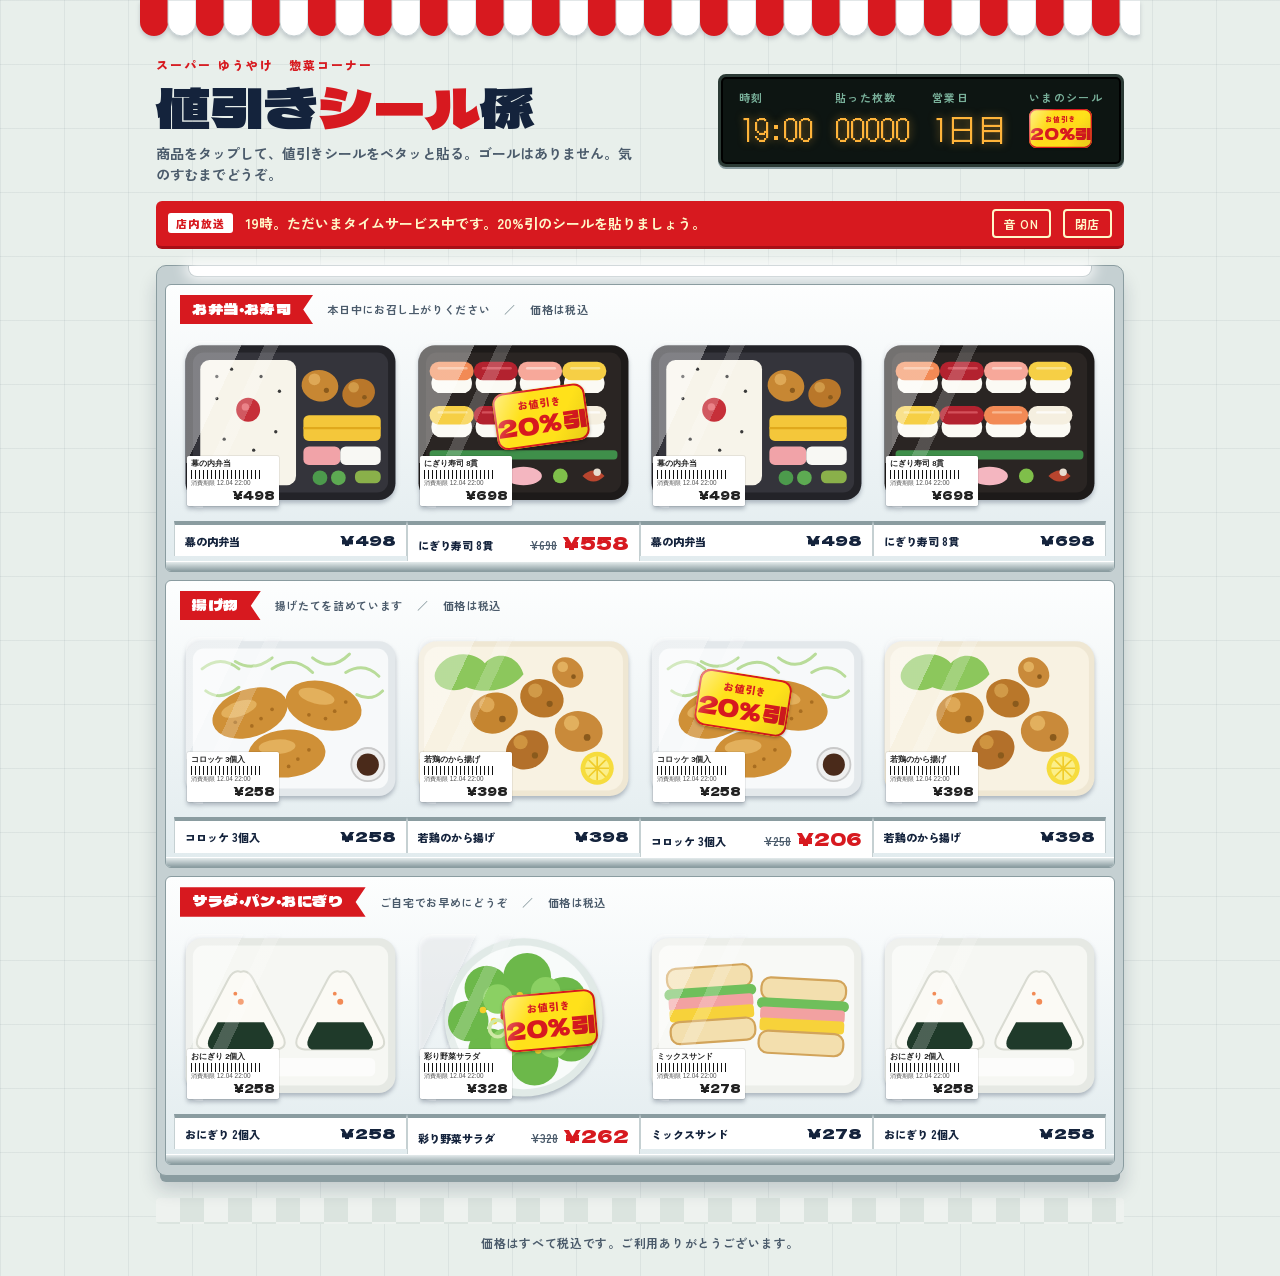
<file: site/index.html>
<!doctype html>
<html lang="ja">
<head>
<meta charset="utf-8">
<meta name="viewport" content="width=device-width, initial-scale=1, viewport-fit=cover">
<title>値引きシール係｜割引シールを貼り続ける無料ブラウザゲーム</title>
<meta name="description" content="スーパーの夜、消費期限が近づいた惣菜に割引シールを貼り続けるだけの、無料のブラウザミニゲーム。ゴールはなし。単調な作業で気持ちが落ち着く「値引きシール係」の世界へ。">
<meta name="theme-color" content="#d7191f">
<link rel="icon" href="favicon.svg" type="image/svg+xml">
<meta property="og:type" content="website">
<meta property="og:site_name" content="値引きシール係">
<meta property="og:title" content="値引きシール係｜割引シールを貼り続ける無料ブラウザゲーム">
<meta property="og:description" content="スーパーの夜、惣菜に割引シールを貼り続けるだけの無料ミニゲーム。ゴールはなし。ライバルや、シールはがし爺も現れます。">
<meta property="og:locale" content="ja_JP">
<meta name="twitter:card" content="summary">
<meta name="twitter:title" content="値引きシール係｜割引シールを貼り続ける無料ブラウザゲーム">
<meta name="twitter:description" content="スーパーの夜、惣菜に割引シールを貼り続けるだけの無料ミニゲーム。ゴールはなし。">
<script type="application/ld+json">
{
  "@context": "https://schema.org",
  "@type": "VideoGame",
  "name": "値引きシール係",
  "description": "スーパーの夜、消費期限が近づいた惣菜に割引シールを貼り続けるだけの、無料のブラウザミニゲーム。ゴールはなし。",
  "inLanguage": "ja",
  "genre": "カジュアルゲーム",
  "gamePlatform": "Webブラウザ",
  "playMode": "SinglePlayer",
  "applicationCategory": "Game",
  "operatingSystem": "Any",
  "offers": { "@type": "Offer", "price": "0", "priceCurrency": "JPY" }
}
</script>
<style>
:root { color-scheme: light; padding-top: env(safe-area-inset-top, 0px); padding-bottom: env(safe-area-inset-bottom, 0px); }
body { margin: 0; }
[hidden] { display: none !important; }
img { max-width: 100%; }
</style>
<link rel="preconnect" href="https://fonts.googleapis.com">
<link rel="preconnect" href="https://fonts.gstatic.com" crossorigin>
<link rel="stylesheet" href="https://fonts.googleapis.com/css2?family=Dela+Gothic+One&family=DotGothic16&family=Zen+Kaku+Gothic+New:wght@500;700;900&display=swap">
<style>
:root {
  color-scheme: light;
  --red: #d7191f;
  --red-d: #a80f16;
  --yellow: #ffe11a;
  --orange: #f26a1b;
  --blue: #2358b8;
  --blue-d: #173d82;
  --brown: #8a5a2b;
  --brown-d: #5e3b17;
  --green: #1f7a4d;
  --green-d: #15583a;
  --usblue: #1d3f91;
  --teal: #12857f;
  --teal-d: #0b5a56;
  --ink: #14233c;
  --ink-2: #4b5b6b;
  --wall: #e8efeb;
  --wall-line: rgba(20, 35, 60, .06);
  --steel: #c5d0d2;
  --steel-d: #8a9ca0;
  --case-hi: #fdfefe;
  --case-lo: #e1ebee;
  --led-bg: #0d1512;
  --led: #ffb43a;
  --led-dim: #79b09a;
  --font-display: "Dela Gothic One", "Hiragino Sans", "Yu Gothic", sans-serif;
  --font-body: "Zen Kaku Gothic New", "Hiragino Sans", "Yu Gothic", "Meiryo", sans-serif;
  --font-led: "DotGothic16", "Hiragino Sans", "Yu Gothic", monospace;
}

* { box-sizing: border-box; }

html, body { margin: 0; }

body {
  background-color: var(--wall);
  background-image:
    linear-gradient(var(--wall-line) 1px, transparent 1px),
    linear-gradient(90deg, var(--wall-line) 1px, transparent 1px);
  background-size: 64px 64px;
  color: var(--ink);
  font-family: var(--font-body);
  font-size: 14px;
  line-height: 1.5;
  -webkit-font-smoothing: antialiased;
}

.store {
  max-width: 1000px;
  margin: 0 auto;
  padding-inline: 16px;
  padding-block: 0 24px;
}

/* ---------- 看板 ---------- */
.awning {
  height: 36px;
  margin-inline: -16px;
  background: url("data:image/svg+xml;utf8,<svg xmlns='http://www.w3.org/2000/svg' width='56' height='36'><path d='M0 0H28V22a14 14 0 0 1-28 0z' fill='%23d7191f'/><path d='M28 0H56V22a14 14 0 0 1-28 0z' fill='%23ffffff' stroke='%23c5d0d2' stroke-width='1'/></svg>") repeat-x 0 0 / 56px 36px;
  filter: drop-shadow(0 3px 2px rgba(20, 35, 60, .18));
}

.masthead {
  display: grid;
  grid-template-columns: 1fr auto;
  gap: 16px 24px;
  align-items: center;
  padding-block: 20px 16px;
}

.brand .eyebrow {
  margin: 0 0 4px;
  font-weight: 900;
  font-size: 12px;
  letter-spacing: .18em;
  color: var(--red);
}

.brand h1 {
  margin: 0;
  font-family: var(--font-display);
  font-weight: 400;
  font-size: clamp(34px, 7vw, 54px);
  line-height: 1.05;
  color: var(--ink);
  text-wrap: balance;
}

.brand h1 span { color: var(--red); }

.brand .howto {
  margin: 8px 0 0;
  font-weight: 700;
  color: var(--ink-2);
  max-width: 34em;
}

/* ---------- LED 表示 ---------- */
.led {
  margin: 0;
  display: grid;
  grid-template-columns: repeat(4, auto);
  gap: 6px 22px;
  padding: 12px 18px 14px;
  background: var(--led-bg);
  border-radius: 8px;
  border: 3px solid #2b3a35;
  box-shadow: inset 0 0 0 2px #000, 0 2px 0 var(--steel-d);
}

.led > div { display: flex; flex-direction: column; gap: 2px; min-width: 0; }

.led dt {
  font-size: 11px;
  font-weight: 700;
  letter-spacing: .12em;
  color: var(--led-dim);
}

.led dd {
  margin: 0;
  font-family: var(--font-led);
  font-size: 30px;
  line-height: 1.1;
  color: var(--led);
  text-shadow: 0 0 8px rgba(255, 180, 58, .55);
  font-variant-numeric: tabular-nums;
  min-height: 42px;
  display: flex;
  align-items: center;
}

.led .sticker { --u: 1.5px; }

/* ---------- 店内放送 ---------- */
.announce {
  display: flex;
  align-items: center;
  gap: 12px;
  padding: 8px 12px;
  background: var(--red);
  color: #fff8c9;
  border-radius: 6px;
  border-bottom: 3px solid var(--red-d);
}

.announce .badge {
  flex: none;
  font-size: 11px;
  font-weight: 900;
  letter-spacing: .12em;
  padding: 2px 8px;
  background: #fff;
  color: var(--red);
  border-radius: 3px;
}

.announce p { margin: 0; flex: 1; font-weight: 700; min-width: 0; }

.announce button {
  flex: none;
  font: 700 12px var(--font-body);
  letter-spacing: .06em;
  padding: 4px 10px;
  border-radius: 4px;
  border: 2px solid #fff8c9;
  background: transparent;
  color: #fff8c9;
  cursor: pointer;
}

.announce button[aria-pressed="false"] { background: #fff8c9; color: var(--red-d); }

/* ---------- ショーケース ---------- */
.case-wrap { position: relative; margin-top: 16px; }

.case {
  background: var(--steel);
  border-radius: 10px;
  padding: 0 8px 10px;
  border: 1px solid var(--steel-d);
  box-shadow: 0 10px 0 -4px var(--steel-d), 0 14px 18px rgba(20, 35, 60, .18);
}

.case::before {
  content: "";
  display: block;
  height: 10px;
  margin-inline: 24px;
  border-radius: 0 0 8px 8px;
  background: #fff;
  box-shadow: 0 0 14px 4px rgba(255, 255, 255, .9), 0 0 0 1px var(--steel-d);
}

.row {
  margin-top: 8px;
  background: linear-gradient(var(--case-hi), var(--case-lo));
  border-radius: 6px;
  border: 1px solid var(--steel-d);
  overflow: hidden;
}

.row-h {
  display: flex;
  flex-wrap: wrap;
  align-items: center;
  gap: 4px 14px;
  padding: 10px 14px 0;
}

.pop {
  margin: 0;
  padding: 3px 22px 4px 12px;
  background: var(--red);
  color: #fff;
  font-family: var(--font-display);
  font-weight: 400;
  font-size: 15px;
  letter-spacing: .04em;
  clip-path: polygon(0 0, 100% 0, calc(100% - 10px) 50%, 100% 100%, 0 100%);
}

.row-h .note {
  font-size: 11px;
  font-weight: 700;
  color: var(--ink-2);
  letter-spacing: .06em;
}

.row-h .note + .note::before { content: "／"; margin-right: 14px; color: var(--steel-d); }

.slots {
  display: grid;
  grid-template-columns: repeat(4, 1fr);
  gap: 12px;
  padding: 12px 14px 0;
}

.slot { min-width: 0; display: flex; flex-direction: column; }

/* 棚札 */
.tag {
  margin-inline: -6px;
  margin-top: 8px;
  padding: 4px 10px 5px;
  background: #fff;
  border-top: 4px solid var(--steel-d);
  border-left: 1px solid var(--steel);
  border-right: 1px solid var(--steel);
  display: flex;
  align-items: baseline;
  justify-content: space-between;
  gap: 8px;
  min-height: 34px;
}

.tag .tn {
  font-size: 11px;
  font-weight: 900;
  white-space: nowrap;
  overflow: hidden;
  text-overflow: ellipsis;
  min-width: 0;
}

.tag .tp {
  display: flex;
  align-items: baseline;
  gap: 6px;
  flex: none;
  font-family: var(--font-display);
  font-size: 15px;
  font-variant-numeric: tabular-nums;
}

.tag .tp b { font-weight: 400; }
.tag .tp s { font-family: var(--font-body); font-weight: 700; font-size: 11px; color: var(--ink-2); }
.tag .tp .off { color: var(--red); font-size: 18px; }

/* ---------- パック ---------- */
.pack {
  display: block;
  position: relative;
  width: 100%;
  aspect-ratio: 120 / 96;
  padding: 0;
  border: 0;
  background: none;
  container-type: inline-size;
  cursor: pointer;
  -webkit-tap-highlight-color: transparent;
  filter: drop-shadow(0 3px 2px rgba(20, 35, 60, .28));
  transition: transform .3s ease, opacity .3s ease;
}

.pack:hover { transform: translateY(-2px); }
.pack:focus-visible { outline: 3px solid var(--ink); outline-offset: 3px; border-radius: 8px; }

.pack svg { position: absolute; inset: 0; width: 100%; height: 100%; display: block; }

.pack .lid {
  position: absolute;
  inset: 3% 2.5%;
  border-radius: 6cqw;
  background: linear-gradient(115deg, rgba(255,255,255,.38) 0 20%, transparent 20% 28%, rgba(255,255,255,.2) 28% 33%, transparent 33%);
  pointer-events: none;
}

.pack .label {
  position: absolute;
  left: 3cqw;
  bottom: 3cqw;
  width: 42cqw;
  padding: 1.6cqw 2cqw;
  display: grid;
  gap: .4cqw;
  background: #fff;
  color: #222;
  text-align: left;
  font-size: max(6px, 3.5cqw);
  line-height: 1.25;
  border-radius: .8cqw;
  box-shadow: 0 0 0 .3cqw rgba(0, 0, 0, .1);
  pointer-events: none;
}

.pack .label b { font-weight: 900; white-space: nowrap; overflow: hidden; text-overflow: ellipsis; }
.pack .label em { font-style: normal; font-size: max(5px, 2.9cqw); color: #555; white-space: nowrap; }
.pack .label .bar {
  height: 4cqw;
  background: repeating-linear-gradient(90deg, #111 0 .4cqw, #fff .4cqw .9cqw, #111 .9cqw 1.1cqw, #fff 1.1cqw 1.8cqw);
}
.pack .label strong { font-family: var(--font-display); font-weight: 400; font-size: 5.2cqw; text-align: right; }

.pack.in { animation: restock .4s ease-out backwards; }
.pack.taken { transform: translateY(-16px) rotate(2deg) scale(.96); opacity: 0; pointer-events: none; }

@keyframes restock {
  from { transform: translateY(18px); opacity: 0; }
  to { transform: none; opacity: 1; }
}

.row.deliver { animation: deliver .7s cubic-bezier(.2, 1.1, .3, 1) backwards; }

@keyframes deliver {
  from { transform: translateY(40px); opacity: 0; }
}

.ikue {
  display: flex;
  align-items: center;
  gap: 8px;
  margin-left: auto;
  padding: 2px 12px 2px 3px;
  min-width: 0;
  background: #e6f3e8;
  border-radius: 18px;
  color: #1f5a3c;
  font-size: 12px;
  font-weight: 700;
}

.ikue-face svg { display: block; width: 28px; height: 28px; }
.ikue b { font-weight: 900; margin-right: .3em; }

.rail {
  height: 10px;
  background: linear-gradient(#e4ebec, var(--steel-d));
  border-top: 1px solid #fff;
}

/* ---------- シール ---------- */
.stk { position: absolute; inset: 0; pointer-events: none; }

.sticker {
  --u: 1cqw;
  position: relative;
  width: calc(var(--u) * 42);
  height: calc(var(--u) * 26);
  border-radius: calc(var(--u) * 5);
  display: flex;
  flex-direction: column;
  align-items: center;
  justify-content: center;
  overflow: hidden;
  line-height: 1;
  font-family: var(--font-display);
  white-space: nowrap;
}

.sticker small {
  font-family: var(--font-body);
  font-weight: 900;
  font-size: calc(var(--u) * 4.6);
  letter-spacing: .1em;
  margin-bottom: calc(var(--u) * 1.6);
}

.sticker b { font-weight: 400; font-size: calc(var(--u) * 11); }

.sticker::after {
  content: "";
  position: absolute;
  inset: 0;
  border-radius: inherit;
  background: linear-gradient(120deg, rgba(255,255,255,.5), transparent 32%, transparent 68%, rgba(0,0,0,.1));
}

.k20 {
  background: var(--yellow);
  color: var(--red);
  box-shadow: inset 0 0 0 calc(var(--u) * .9) var(--red), 0 calc(var(--u) * .6) calc(var(--u) * 1.4) rgba(0, 0, 0, .3);
}

.k30 {
  background: var(--orange);
  color: #fff;
  box-shadow: inset 0 0 0 calc(var(--u) * .9) #fff, 0 calc(var(--u) * .6) calc(var(--u) * 1.4) rgba(0, 0, 0, .3);
}

.k50 {
  background: var(--red);
  color: var(--yellow);
  box-shadow: inset 0 0 0 calc(var(--u) * .9) var(--yellow), 0 calc(var(--u) * .6) calc(var(--u) * 1.4) rgba(0, 0, 0, .3);
}

.k50 b { font-size: calc(var(--u) * 15); }

.stk .sticker {
  position: absolute;
  transform: translate(-50%, -50%) rotate(var(--rot));
  animation: slap .22s cubic-bezier(.2, 1.4, .4, 1) both;
}

.stk .sticker.still { animation: none; }

@keyframes slap {
  from { transform: translate(-50%, -50%) rotate(var(--rot)) scale(1.5); opacity: .5; }
  to { transform: translate(-50%, -50%) rotate(var(--rot)) scale(1); opacity: 1; }
}

/* 手に持ったシール */
.hand {
  position: fixed;
  left: 0;
  top: 0;
  z-index: 50;
  pointer-events: none;
  opacity: 0;
  transition: opacity .15s;
  will-change: transform;
}

.hand.show { opacity: 1; }
.hand .sticker,
.rhand .sticker {
  --u: var(--hu, 2px);
  transform: translate(-50%, -50%) rotate(-9deg) scale(1.04);
  transition: transform .12s ease;
  filter: drop-shadow(0 6px 5px rgba(0, 0, 0, .25));
}
.hand.press .sticker { transform: translate(-50%, -50%) rotate(-3deg) scale(.86); }

/* たなかの手 */
.rhand {
  position: fixed;
  left: 0;
  top: 0;
  z-index: 49;
  pointer-events: none;
  opacity: 0;
  will-change: transform;
}
.rhand.show { opacity: 1; }
.rhand.go { transition: transform .38s cubic-bezier(.3, .7, .3, 1), opacity .15s; }
.rhand .sticker { transform: translate(-50%, -50%) rotate(8deg); }

/* たなかが貼ったシール／商品の目印 */
.sticker.theirs::before {
  content: "た";
  position: absolute;
  top: calc(var(--u) * 1.6);
  right: calc(var(--u) * 1.6);
  width: calc(var(--u) * 6);
  height: calc(var(--u) * 6);
  display: grid;
  place-items: center;
  border-radius: 50%;
  background: var(--blue);
  color: #fff;
  font-family: var(--font-body);
  font-weight: 900;
  font-size: calc(var(--u) * 4);
  line-height: 1;
  z-index: 1;
}

.pack.theirs::before {
  content: "たなか";
  position: absolute;
  left: 2cqw;
  top: 2cqw;
  z-index: 2;
  padding: .6cqw 2cqw .8cqw;
  border-radius: 1cqw;
  background: var(--blue);
  color: #fff;
  font-size: max(6px, 4cqw);
  font-weight: 900;
  letter-spacing: .08em;
  line-height: 1.2;
  pointer-events: none;
}

/* ---------- たなかとの勝負 ---------- */
.versus {
  margin-top: 12px;
  display: grid;
  grid-template-columns: 72px 1fr;
  gap: 14px;
  align-items: center;
  padding: 12px 14px;
  background: #fff;
  border: 2px solid var(--blue);
  border-radius: 8px;
  box-shadow: 0 3px 0 var(--blue);
}

.versus.enter { animation: vs-in .5s cubic-bezier(.2, 1.3, .4, 1) backwards; }

@keyframes vs-in {
  from { transform: translateY(-14px) scale(.96); opacity: 0; }
}

.versus .face svg { display: block; width: 72px; height: 72px; }

.vs-head {
  display: flex;
  flex-wrap: wrap;
  justify-content: space-between;
  gap: 2px 12px;
  font-size: 12px;
  font-weight: 900;
  letter-spacing: .08em;
}

.vs-head span { color: var(--ink-2); font-weight: 700; }

.vs-bar {
  display: flex;
  height: 16px;
  margin-block: 6px;
  border-radius: 8px;
  overflow: hidden;
  background: var(--steel);
}

.vs-bar i { display: block; height: 100%; transition: flex-basis .4s ease; }
.vs-bar .me { background: var(--red); }
.vs-bar .tan { background: var(--blue); }

.vs-nums {
  display: flex;
  flex-wrap: wrap;
  justify-content: space-between;
  gap: 2px 14px;
  font-size: 13px;
  font-weight: 700;
  font-variant-numeric: tabular-nums;
}

.vs-nums b { font-family: var(--font-display); font-weight: 400; font-size: 18px; }
.vs-nums .me b { color: var(--red); }
.vs-nums .tan b { color: var(--blue); }
.vs-nums em { font-style: normal; color: var(--ink-2); font-size: 12px; }

.bubble {
  margin: 8px 0 0;
  padding: 5px 10px;
  background: #eef3fc;
  border-radius: 6px;
  color: var(--blue-d);
  font-size: 13px;
  font-weight: 700;
}

.bubble b { font-weight: 900; margin-right: .4em; }

/* ---------- やまだ（シールはがし） ---------- */
.versus.yamada { border-color: var(--brown); box-shadow: 0 3px 0 var(--brown); }
.yamada .vs-bar .peel { background: var(--brown); }
.yamada .vs-nums .ya b { color: var(--brown); }
.yamada .bubble { background: #f7efe4; color: var(--brown-d); }

.yhand {
  position: fixed;
  left: 0;
  top: 0;
  z-index: 51;
  pointer-events: none;
  opacity: 0;
  will-change: transform;
}
.yhand.show { opacity: 1; }
.yhand.go { transition: transform .42s cubic-bezier(.3, .7, .3, 1), opacity .2s; }
.yhand svg {
  display: block;
  width: 48px;
  height: 48px;
  margin: -13px 0 0 -29px;
  filter: drop-shadow(0 3px 3px rgba(0, 0, 0, .3));
}

/* ---------- 覚醒 ---------- */
.cast {
  margin-top: 12px;
  display: grid;
  grid-template-columns: repeat(auto-fit, minmax(280px, 1fr));
  gap: 12px;
}

.cast .versus { margin-top: 0; }

/* ---------- キャラ紹介（折りたたみ） ---------- */
.cast-box { margin-top: 12px; }

.cast-box > summary {
  list-style: none;
  display: flex;
  align-items: center;
  gap: 10px;
  padding: 8px 12px;
  background: #fff;
  border: 2px solid var(--ink);
  border-radius: 8px;
  box-shadow: 0 3px 0 var(--ink);
  cursor: pointer;
  font-size: 13px;
  font-weight: 900;
  letter-spacing: .06em;
}
.cast-box > summary > span { white-space: nowrap; }
.cast-box > summary::-webkit-details-marker { display: none; }
.cast-box > summary:focus-visible { outline: 3px solid var(--ink); outline-offset: 3px; }

.cb-faces { display: flex; padding-left: 6px; --rc: #1fbf8a; --rb: #f4f6f7; color: var(--rc); }
.cb-faces svg {
  display: block;
  width: 30px;
  height: 30px;
  margin-left: -6px;
  border-radius: 50%;
  background: #fff;
  box-shadow: 0 0 0 2px #fff;
}

.cb-new {
  display: none;
  padding: 1px 8px 2px;
  border-radius: 10px;
  background: var(--red);
  color: #fff;
  font-size: 11px;
  letter-spacing: .08em;
}
.cast-box.has-new .cb-new { display: inline-block; }

.cb-toggle { margin-left: auto; color: var(--ink-2); font-size: 12px; }
.cb-toggle::after { content: " ▼"; }
.cast-box[open] .cb-toggle::after { content: " ▲"; }
.cb-toggle .t-close { display: none; }
.cast-box[open] .cb-toggle .t-open { display: none; }
.cast-box[open] .cb-toggle .t-close { display: inline; }

.versus.awake {
  --aura: var(--blue);
  animation: aura 1.2s ease-in-out infinite alternate;
}
.versus.yamada.awake { --aura: var(--brown); }

@keyframes aura {
  from { box-shadow: 0 3px 0 var(--aura), 0 0 0 0 transparent; }
  to { box-shadow: 0 3px 0 var(--aura), 0 0 18px 4px var(--aura); }
}

.versus.awake .face svg { filter: drop-shadow(0 0 5px var(--aura)); }

.vs-head .awake-badge {
  display: inline-block;
  margin-right: .6em;
  padding: 1px 8px 2px;
  background: var(--aura);
  color: #fff;
  text-shadow: 0 1px 0 rgba(0, 0, 0, .35);
  font-family: var(--font-display);
  font-weight: 400;
  letter-spacing: .1em;
  border-radius: 3px;
  transform: skewX(-8deg);
}

/* ---------- 店長おださんとシール貼り銃 ---------- */
.versus.oda { border-color: var(--green); box-shadow: 0 3px 0 var(--green); }
.oda .bubble { background: #e6f3ea; color: var(--green-d); }
.oda .vs-head span { color: var(--green-d); }
.oda .hint { margin: 6px 0 0; font-weight: 700; font-size: 13px; }

/* ---------- アメリカ人店員ジョン ---------- */
.versus.john { border-color: var(--usblue); box-shadow: 0 3px 0 var(--usblue); }
.john .bubble { background: #e9eefb; color: var(--usblue); }
.john .vs-head span { color: var(--usblue); }
.john .hint { margin: 6px 0 0; font-weight: 700; font-size: 13px; }

.usa .pop { background: var(--usblue); }
.usa .row { background: linear-gradient(var(--case-hi), #dfe6f4); }
.usa .brand .eyebrow { color: var(--usblue); }

/* ---------- お掃除ロボット シリボ ---------- */
.versus.robo-panel { border-color: var(--teal); box-shadow: 0 3px 0 var(--teal); }
.robo-panel .face { --rc: #1fbf8a; --rb: #f4f6f7; color: var(--rc); }
.robo-panel .bubble { background: #e3f4f2; color: var(--teal-d); }
.robo-panel .vs-head span { color: var(--teal-d); }
.robo-panel .hint { margin: 6px 0 0; font-weight: 700; font-size: 13px; }

.robots {
  position: absolute;
  inset: 0;
  z-index: 5;
  overflow: hidden;
  pointer-events: none;
}

.robo {
  --rc: #1fbf8a;
  --rb: #f4f6f7;
  position: absolute;
  left: 0;
  top: 0;
  width: 56px;
  height: 56px;
  margin: -28px 0 0 -28px;
  filter: drop-shadow(0 5px 4px rgba(20, 35, 60, .35));
  will-change: transform;
  animation: robo-in .6s ease-out backwards;
}
.robo.b { --rc: #ee5f9c; --rb: #fbf1f5; }
.robo svg { display: block; width: 100%; height: 100%; color: var(--rc); }
.robo .brush { transform-box: fill-box; transform-origin: center; animation: brush .6s linear infinite; }
.robo.busy svg { animation: wobble .16s linear infinite; }

@keyframes robo-in { from { opacity: 0; } }
@keyframes brush { to { transform: rotate(360deg); } }
@keyframes wobble {
  0%, 100% { transform: rotate(0); }
  25% { transform: rotate(-6deg); }
  75% { transform: rotate(6deg); }
}

.stk .sticker.peeling.swept { animation: swept .38s ease-in forwards; }

@keyframes swept {
  to { transform: translate(-50%, -50%) rotate(calc(var(--rot) + 200deg)) scale(0); opacity: 0; }
}

/* ---------- 閉店リザルト（レシート） ---------- */
#result {
  width: 100%;
  max-width: min(92vw, 380px);
  padding: 0;
  border: 0;
  background: transparent;
  color: #222;
  overflow: visible;
}

#result::backdrop { background: rgba(20, 35, 60, .62); }

.receipt {
  padding: 22px 22px 22px;
  background: #fffef6;
  border-radius: 4px 4px 0 0;
  box-shadow: 0 14px 34px rgba(0, 0, 0, .38);
  font-family: var(--font-led);
  font-size: 14px;
  line-height: 1.5;
  max-height: 88vh;
  overflow-y: auto;
}

.receipt p { margin: 0; text-align: center; }
.receipt .r-store { font-size: 12px; letter-spacing: .2em; color: #555; }
.receipt h2 { margin: 2px 0 0; text-align: center; font-family: var(--font-display); font-weight: 400; font-size: 28px; letter-spacing: .06em; }
.receipt .r-date { font-size: 12px; color: #555; }
.receipt hr { border: 0; border-top: 2px dashed #b9b6a8; margin: 12px 0; }

.r-list { margin: 0; display: grid; gap: 4px; }
.r-list > div { display: flex; align-items: baseline; gap: 8px; }
.r-list dt { flex: none; }
.r-list .lead { flex: 1; min-width: 12px; border-bottom: 2px dotted #b9b6a8; transform: translateY(-4px); }
.r-list dd { margin: 0; flex: none; font-variant-numeric: tabular-nums; }

.receipt .r-met { font-size: 13px; color: #444; }
.receipt .r-rank { margin-top: 4px; font-size: 12px; color: #555; }
.receipt .r-rank b { display: block; font-family: var(--font-display); font-weight: 400; font-size: 22px; color: var(--red); letter-spacing: .04em; }
.receipt .r-thanks { margin-top: 10px; font-size: 12px; letter-spacing: .12em; color: #555; }

.r-actions { margin-top: 16px; display: grid; gap: 8px; }
.r-actions button {
  font: 900 14px var(--font-body);
  letter-spacing: .04em;
  padding: 10px 14px;
  border-radius: 6px;
  border: 2px solid var(--red);
  cursor: pointer;
}
.r-actions .primary { background: var(--red); color: #fff; }
.r-actions .ghost { background: #fff; color: var(--red); }
.r-actions button:focus-visible { outline: 3px solid var(--ink); outline-offset: 2px; }

.case { -webkit-user-select: none; user-select: none; -webkit-touch-callout: none; }

.hand .aim {
  position: absolute;
  left: -13px;
  top: -13px;
  width: 26px;
  height: 26px;
  border: 3px solid var(--red);
  border-radius: 50%;
  box-shadow: 0 0 0 2px #fff, inset 0 0 0 2px #fff;
}
.hand .aim::after {
  content: "";
  position: absolute;
  left: 50%;
  top: 50%;
  width: 4px;
  height: 4px;
  margin: -2px 0 0 -2px;
  border-radius: 50%;
  background: var(--red);
}

.hand .gun {
  position: absolute;
  left: 8px;
  top: -4px;
  width: 96px;
  height: auto;
  transform: scaleX(-1);
  filter: drop-shadow(0 6px 5px rgba(0, 0, 0, .28));
}
.hand.fire .gun { animation: recoil .11s ease-out; }

@keyframes recoil {
  from { transform: scaleX(-1) translateX(-9px) rotate(-6deg); }
  to { transform: scaleX(-1); }
}

.stk .sticker.peeling { animation: peel-off .46s ease-in forwards; }

@keyframes peel-off {
  from { transform: translate(-50%, -50%) rotate(var(--rot)) scale(1); opacity: 1; }
  to { transform: translate(-38%, -100%) rotate(calc(var(--rot) + 24deg)) scale(1.18); opacity: 0; }
}

/* ---------- 足元 ---------- */
.floor {
  margin-top: 22px;
  height: 26px;
  border-radius: 4px;
  background: repeating-conic-gradient(#dbe4df 0 25%, #eef2ef 0 50%) 0 0 / 48px 48px;
}

.foot {
  margin: 10px 0 0;
  text-align: center;
  font-size: 12px;
  font-weight: 700;
  color: var(--ink-2);
  letter-spacing: .06em;
}

/* ---------- 狭い画面 ---------- */
@media (max-width: 760px) {
  .masthead { grid-template-columns: 1fr; }
  .led { grid-template-columns: repeat(2, 1fr); }
}

@media (max-width: 600px) {
  .slots { grid-template-columns: repeat(3, 1fr); gap: 8px; padding-inline: 10px; }
  .slot:nth-child(4) { display: none; }
  .tag { margin-inline: -4px; padding-inline: 6px; gap: 4px; }
  .tag .tp { font-size: 13px; gap: 4px; }
  .tag .tp .off { font-size: 15px; }
  .tag .tp s { display: none; }
  .pack .label em { display: none; }
  .row-h { padding-inline: 10px; }
  .row-h .note:last-child { display: none; }
  .ikue { margin-left: 0; width: 100%; }
  .announce { flex-wrap: wrap; }
  .versus { grid-template-columns: 52px 1fr; gap: 10px; padding-inline: 10px; }
  .versus .face svg { width: 52px; height: 52px; }
  .cast-box > summary { gap: 8px; padding-inline: 10px; }
  .cb-faces svg { width: 26px; height: 26px; }
  #cbCount, .cb-toggle span { display: none !important; }
  .robo { width: 44px; height: 44px; margin: -22px 0 0 -22px; }
}

@media (hover: hover) and (pointer: fine) {
  .case.hand-on .pack { cursor: none; }
}

@media (prefers-reduced-motion: reduce) {
  .stk .sticker, .pack.in, .versus.enter, .row.deliver { animation: none; }
  .stk .sticker.peeling { animation: none; opacity: 0; }
  .versus.awake { animation: none; box-shadow: 0 3px 0 var(--aura), 0 0 12px 2px var(--aura); }
  .stk .sticker.peeling.swept { animation: none; opacity: 0; }
  .robo, .robo .brush, .robo.busy svg { animation: none; }
  .hand.fire .gun { animation: none; }
  .pack, .hand .sticker, .rhand.go, .yhand.go, .vs-bar i { transition: none; }
}
</style>
</head>
<body>
<noscript>このゲームを遊ぶには、JavaScriptを有効にしてください。（値引きシール係：スーパーの夜、惣菜に割引シールを貼り続ける無料ブラウザゲーム）</noscript>

<main class="store">
  <div class="awning" aria-hidden="true"></div>

  <header class="masthead">
    <div class="brand">
      <p class="eyebrow" id="eyebrow">スーパー ゆうやけ　惣菜コーナー</p>
      <h1>値引き<span>シール</span>係</h1>
      <p class="howto">商品をタップして、値引きシールをペタッと貼る。ゴールはありません。気のすむまでどうぞ。</p>
    </div>
    <dl class="led" aria-label="店内の状況">
      <div><dt>時刻</dt><dd id="clock">19:00</dd></div>
      <div><dt>貼った枚数</dt><dd id="count">00000</dd></div>
      <div><dt>営業日</dt><dd id="day">1日目</dd></div>
      <div><dt>いまのシール</dt><dd id="preview"></dd></div>
    </dl>
  </header>

  <div class="announce">
    <span class="badge">店内放送</span>
    <p id="say" aria-live="polite"></p>
    <button id="mute" type="button" aria-pressed="true">音 ON</button>
    <button id="closeShop" type="button">閉店</button>
  </div>

  <details class="cast-box" id="castBox" hidden>
    <summary>
      <span>キャラ紹介</span>
      <span class="cb-faces" id="cbFaces"></span>
      <span id="cbCount"></span>
      <span class="cb-new">NEW</span>
      <span class="cb-toggle"><span class="t-open">ひらく</span><span class="t-close">とじる</span></span>
    </summary>
  <div class="cast">
  <section class="versus" id="versus" aria-label="たなかとの売上勝負" hidden>
    <div class="face">
      <svg viewBox="0 0 64 64" aria-hidden="true">
        <circle cx="32" cy="32" r="31" fill="#dbe6f7"/>
        <path d="M6 62c2-13 13-17 26-17s24 4 26 17z" fill="#2358b8"/>
        <rect x="27" y="38" width="10" height="9" fill="#e6b891"/>
        <rect x="21" y="47" width="22" height="9" rx="1.5" fill="#fff"/>
        <text x="32" y="54" text-anchor="middle" font-size="6.5" font-weight="900" fill="#14233c" font-family="'Zen Kaku Gothic New','Hiragino Sans','Yu Gothic',sans-serif">たなか</text>
        <ellipse cx="32" cy="29" rx="12" ry="13.5" fill="#f2c9a5"/>
        <path d="M19 26c0-11 7-16 13-16s13 5 13 16c-4-3-8-4-13-4s-9 1-13 4z" fill="#14233c"/>
        <path d="M17 26h30c1 0 1 3-1 3H18c-2 0-2-3-1-3z" fill="#0f1c33"/>
        <circle cx="27" cy="32" r="1.4" fill="#14233c"/><circle cx="37" cy="32" r="1.4" fill="#14233c"/>
        <path d="M24.5 29l5 1.3M39.5 29l-5 1.3" stroke="#14233c" stroke-width="1.4" stroke-linecap="round" fill="none"/>
        <path d="M28 38c2.5 1.8 5.5 1.8 8-.5" stroke="#14233c" fill="none" stroke-width="1.3" stroke-linecap="round"/>
      </svg>
    </div>
    <div class="vs-main">
      <div class="vs-head"><b>本日の売上勝負　最後にシールを貼った人の売上</b><span id="record">通算 0勝 0敗</span></div>
      <div class="vs-bar" aria-hidden="true"><i class="me" id="barMe"></i><i class="tan" id="barTan"></i></div>
      <div class="vs-nums">
        <span class="me">あなた <b id="meScore">0</b>点　<em>貼った <span id="meSt">0</span>枚</em></span>
        <span class="tan">たなか <b id="tanScore">0</b>点　<em>貼った <span id="tanSt">0</span>枚</em></span>
      </div>
      <p class="bubble" id="bubble" aria-live="polite"></p>
    </div>
  </section>

  <section class="versus yamada" id="yamada" aria-label="やまだとのはがし勝負" hidden>
    <div class="face">
      <svg viewBox="0 0 64 64" aria-hidden="true">
        <circle cx="32" cy="32" r="31" fill="#efe3d0"/>
        <path d="M6 62c2-13 13-17 26-17s24 4 26 17z" fill="#8a5a2b"/>
        <path d="M25 45l7 11 7-11z" fill="#f3ead8"/>
        <rect x="27" y="38" width="10" height="9" fill="#d9ab82"/>
        <rect x="21" y="49" width="22" height="9" rx="1.5" fill="#fff"/>
        <text x="32" y="56" text-anchor="middle" font-size="6.5" font-weight="900" fill="#14233c" font-family="'Zen Kaku Gothic New','Hiragino Sans','Yu Gothic',sans-serif">やまだ</text>
        <ellipse cx="32" cy="29" rx="12" ry="13.5" fill="#e8bd94"/>
        <circle cx="19.5" cy="28" r="4.5" fill="#f4f4f2"/><circle cx="44.5" cy="28" r="4.5" fill="#f4f4f2"/>
        <path d="M23 19c3-4 15-4 18 0" stroke="#f4f4f2" stroke-width="2" fill="none" stroke-linecap="round"/>
        <path d="M23.5 25.5l6-1.5M40.5 25.5l-6-1.5" stroke="#9a9a9a" stroke-width="2.2" stroke-linecap="round" fill="none"/>
        <circle cx="27" cy="30" r="4" fill="none" stroke="#3a2a1a" stroke-width="1.1"/><circle cx="37" cy="30" r="4" fill="none" stroke="#3a2a1a" stroke-width="1.1"/>
        <path d="M31 30h2" stroke="#3a2a1a" stroke-width="1.1"/>
        <circle cx="27" cy="30" r="1" fill="#3a2a1a"/><circle cx="37" cy="30" r="1" fill="#3a2a1a"/>
        <path d="M25.5 36.5c3-2 5-1 6.5 0c1.5-1 3.500-2 6.500 0c-2 3.500-4 2.500-6.500 1c-2 1.500-4 2.500-6.500-1z" fill="#f4f4f2" stroke="#b8b8b8" stroke-width=".6"/>
      </svg>
    </div>
    <div class="vs-main">
      <div class="vs-head"><b>本日のはがし勝負　あなたの貼った枚数 対 やまだのはがした枚数</b><span id="yaRecord">通算 0勝 0敗</span></div>
      <div class="vs-bar" aria-hidden="true"><i class="me" id="barYaMe"></i><i class="peel" id="barYaPeel"></i></div>
      <div class="vs-nums">
        <span class="me">あなた 貼った <b id="yaMe">0</b>枚</span>
        <span class="ya">やまだ はがした <b id="yaPeel">0</b>枚　<em>売り逃し <span id="yaMiss">0</span>点</em></span>
      </div>
      <p class="bubble" id="yaBubble" aria-live="polite"></p>
    </div>
  </section>

  <section class="versus oda" id="oda" aria-label="店長おださんからの支給品" hidden>
    <div class="face">
      <svg viewBox="0 0 64 64" aria-hidden="true">
        <circle cx="32" cy="32" r="31" fill="#dcefe3"/>
        <path d="M6 62c2-13 13-17 26-17s24 4 26 17z" fill="#1f7a4d"/>
        <rect x="27" y="38" width="10" height="9" fill="#e6b891"/>
        <path d="M24 45l8 12 8-12z" fill="#fff"/>
        <path d="M30 46h4l1.500 10-3.500 3-3.500-3z" fill="#d7191f"/>
        <rect x="11" y="52" width="15" height="8" rx="1.500" fill="#fff"/>
        <text x="18.500" y="58" text-anchor="middle" font-size="5.500" font-weight="900" fill="#14233c" font-family="'Zen Kaku Gothic New','Hiragino Sans','Yu Gothic',sans-serif">店長</text>
        <ellipse cx="32" cy="29" rx="12" ry="13.500" fill="#f2c9a5"/>
        <path d="M19.500 27c-1-10 5-16 12.500-16s13.500 6 12.500 16c-2-5-5-8-12.500-8S21.500 22 19.500 27z" fill="#2a2320"/>
        <circle cx="27" cy="31" r="1.400" fill="#14233c"/><circle cx="37" cy="31" r="1.400" fill="#14233c"/>
        <path d="M24.500 27.500l5-1M39.500 27.500l-5-1" stroke="#14233c" stroke-width="1.400" stroke-linecap="round" fill="none"/>
        <path d="M27 36.500c3 3 7 3 10 0" stroke="#14233c" fill="none" stroke-width="1.400" stroke-linecap="round"/>
      </svg>
    </div>
    <div class="vs-main">
      <div class="vs-head"><b>店長からの支給品　シール貼り銃</b><span>発射 <span id="odaShots">0</span>発</span></div>
      <p class="hint">商品を押しっぱなしにすると、シールを連射できます。</p>
      <p class="bubble" id="odaBubble" aria-live="polite"></p>
    </div>
  </section>

  <section class="versus john" id="john" aria-label="アメリカ人店員ジョン" hidden>
    <div class="face">
      <svg viewBox="0 0 64 64" aria-hidden="true">
        <circle cx="32" cy="32" r="31" fill="#dfe6f6"/>
        <path d="M6 62c2-13 13-17 26-17s24 4 26 17z" fill="#1d3f91"/>
        <path d="M8 58h48" stroke="#d7191f" stroke-width="2"/>
        <rect x="27" y="38" width="10" height="9" fill="#e6b891"/>
        <rect x="21" y="49" width="22" height="9" rx="1.500" fill="#fff"/>
        <text x="32" y="56" text-anchor="middle" font-size="6" font-weight="900" fill="#14233c" font-family="'Zen Kaku Gothic New','Hiragino Sans','Yu Gothic',sans-serif">ジョン</text>
        <ellipse cx="32" cy="29" rx="12" ry="13.500" fill="#f5cfae"/>
        <path d="M19.500 27c-1-9 5-13 12.500-13s13.500 4 12.500 13c-3-4-7-6-12.500-6s-9.500 2-12.500 6z" fill="#e6b84a"/>
        <path d="M18.500 22c1-9 7-13 13.500-13s12.500 4 13.500 13z" fill="#d7191f"/>
        <path d="M14 22h36c1 0 1 3-1 3H15c-2 0-2-3-1-3z" fill="#a80f16"/>
        <path d="M32 12l1.500 3.200 3.500.4-2.600 2.400.7 3.400L32 19.600l-3.100 1.800.7-3.400-2.600-2.400 3.500-.4z" fill="#fff"/>
        <circle cx="27" cy="31" r="1.400" fill="#14233c"/><circle cx="37" cy="31" r="1.400" fill="#14233c"/>
        <path d="M24.500 28l5-1M39.500 28l-5-1" stroke="#a9832a" stroke-width="1.400" stroke-linecap="round" fill="none"/>
        <path d="M25 35c3 5.500 11 5.500 14 0z" fill="#fff" stroke="#14233c" stroke-width="1.200" stroke-linejoin="round"/>
      </svg>
    </div>
    <div class="vs-main">
      <div class="vs-head"><b>アメリカ人店員　ジョン</b><span>全商品アメリカ産</span></div>
      <p class="hint">売り場の商品が、すべてアメリカの商品に入れ替わりました。</p>
      <p class="bubble" id="johnBubble" aria-live="polite"></p>
    </div>
  </section>
  <section class="versus robo-panel" id="roboPanel" aria-label="お掃除ロボットのシリボ" hidden>
    <div class="face" id="roboFace"></div>
    <div class="vs-main">
      <div class="vs-head"><b>お掃除ロボット　シリボ</b><span><span id="roboCount">4</span>台 稼働中</span></div>
      <p class="hint">売り場を動き回って、貼ってあるシールを掃除します。30枚貼るごとに1台増えます(最大15台)。勝負ではありません。</p>
      <p class="bubble" id="roboBubble" aria-live="polite"></p>
    </div>
  </section>
  </div>
  </details>

  <div class="case-wrap">
    <section class="case" id="case" aria-label="惣菜ショーケース"></section>
    <div class="robots" id="robots" aria-hidden="true"></div>
  </div>

  <div class="floor" aria-hidden="true"></div>
  <p class="foot">価格はすべて税込です。ご利用ありがとうございます。</p>
</main>

<dialog id="result" aria-labelledby="resTitle">
  <div class="receipt">
    <p class="r-store">スーパー ゆうやけ</p>
    <h2 id="resTitle">閉店リザルト</h2>
    <p class="r-date" id="resDate"></p>
    <hr>
    <dl class="r-list" id="resList"></dl>
    <hr>
    <p class="r-met" id="resMet"></p>
    <p class="r-rank">今夜の称号<b id="resRank"></b></p>
    <p class="r-thanks">ご利用ありがとうございました</p>
    <div class="r-actions">
      <button id="resReset" class="primary" type="button">記録をリセットして最初から</button>
      <button id="resClose" class="ghost" type="button">営業を続ける</button>
    </div>
  </div>
</dialog>

<div class="hand" id="hand" aria-hidden="true"></div>
<div class="rhand" id="rhand" aria-hidden="true"></div>
<div class="yhand" id="yhand" aria-hidden="true">
  <svg viewBox="0 0 48 48">
    <g transform="rotate(-30 24 24)">
      <rect x="4" y="12" width="30" height="10" rx="5" fill="#dcae84"/>
      <ellipse cx="30" cy="17" rx="4" ry="3.2" fill="#f5dfc9"/>
      <rect x="8" y="24" width="26" height="9" rx="4.5" fill="#cf9f74"/>
      <ellipse cx="30" cy="28.5" rx="3.6" ry="2.8" fill="#f0d5bb"/>
    </g>
    <circle cx="10" cy="38" r="6" fill="#8a5a2b"/>
    <text x="10" y="41" text-anchor="middle" font-size="8" font-weight="900" fill="#fff" font-family="'Zen Kaku Gothic New','Hiragino Sans','Yu Gothic',sans-serif">や</text>
  </svg>
</div>

<script>
(function () {
  "use strict";

  /* ---------- 商品の絵 ---------- */
  var dots = function (list, r, fill) {
    return '<g fill="' + fill + '">' + list.map(function (p) {
      return '<circle cx="' + p[0] + '" cy="' + p[1] + '" r="' + r + '"/>';
    }).join("") + '</g>';
  };

  var nigiri = function (x, y, c, c2) {
    return '<rect x="' + x + '" y="' + (y + 6) + '" width="22" height="11" rx="5" fill="#fbfaf4"/>' +
      '<rect x="' + (x - 1) + '" y="' + y + '" width="24" height="10" rx="5" fill="' + c + '"/>' +
      '<path d="M' + (x + 4) + ' ' + (y + 3.5) + 'h15" stroke="' + c2 + '" stroke-width="1.3" stroke-linecap="round" opacity=".75"/>';
  };

  var chunk = function (cx, cy, r, a, b, rot) {
    return '<ellipse cx="' + cx + '" cy="' + cy + '" rx="' + r + '" ry="' + (r * 0.85) + '" transform="rotate(' + rot + ' ' + cx + ' ' + cy + ')" fill="' + a + '"/>' +
      '<circle cx="' + (cx - r * 0.3) + '" cy="' + (cy - r * 0.35) + '" r="' + (r * 0.32) + '" fill="' + b + '"/>' +
      '<circle cx="' + (cx + r * 0.35) + '" cy="' + (cy + r * 0.25) + '" r="' + (r * 0.14) + '" fill="#8a5a1c"/>';
  };

  var korokke = function (cx, cy, rot) {
    return '<ellipse cx="' + cx + '" cy="' + cy + '" rx="21" ry="13" transform="rotate(' + rot + ' ' + cx + ' ' + cy + ')" fill="#cf9037"/>' +
      '<ellipse cx="' + (cx - 5) + '" cy="' + (cy - 4) + '" rx="10" ry="4" transform="rotate(' + rot + ' ' + cx + ' ' + cy + ')" fill="#e3b05c"/>' +
      dots([[cx + 6, cy + 3], [cx - 8, cy + 5], [cx + 12, cy - 2], [cx + 1, cy + 7]], 1, "#a86d20");
  };

  var sandwich = function (x, y, rot) {
    return '<g transform="translate(' + x + ' ' + y + ') rotate(' + rot + ')">' +
      '<rect x="0" y="0" width="46" height="12" rx="5" fill="#f3dfae" stroke="#d2a45a" stroke-width="1.2"/>' +
      '<rect x="-2" y="11" width="50" height="6" rx="3" fill="#6fbf5b"/>' +
      '<rect x="0" y="16" width="46" height="7" rx="2" fill="#f2a1a1"/>' +
      '<rect x="0" y="22" width="46" height="7" rx="2" fill="#f7d23a"/>' +
      '<rect x="0" y="29" width="46" height="12" rx="5" fill="#f3dfae" stroke="#d2a45a" stroke-width="1.2"/></g>';
  };

  var onigiri = function (x, y) {
    return '<g transform="translate(' + x + ' ' + y + ') scale(.74)">' +
      '<path d="M0 -28 Q5 -30 9 -23 L31 19 Q35 28 26 29 L-26 29 Q-35 28 -31 19 L-9 -23 Q-5 -30 0 -28Z" fill="#fbfaf5" stroke="#d9dbd2" stroke-width="1.5"/>' +
      '<path d="M-17 9 H17 L23 20 Q26 27 21 29 H-21 Q-26 27 -23 20Z" fill="#1f3a2a"/>' +
      '<circle cx="0" cy="-6" r="2.2" fill="#f28a55"/><circle cx="-4" cy="-12" r="1.4" fill="#f28a55"/></g>';
  };

  var trayBase = function (fill, inner) {
    return '<rect x="3" y="5" width="114" height="84" rx="9" fill="' + fill + '"/>' +
      '<rect x="7" y="9" width="106" height="76" rx="6" fill="' + inner + '"/>';
  };

  var scatter = function (cx, cy, color) {
    return dots([[-8, -2], [4, -6], [9, 2], [-2, 6], [-10, 5], [6, 8], [0, -1], [-5, -8]].map(function (p) {
      return [cx + p[0], cy + p[1]];
    }), 1, color);
  };

  var ohagiBall = function (cx, cy, fill, hi, extra) {
    return '<ellipse cx="' + cx + '" cy="' + (cy + 4) + '" rx="20" ry="15" fill="#fff" stroke="#e2dcc8" stroke-width="1"/>' +
      '<ellipse cx="' + cx + '" cy="' + cy + '" rx="17" ry="14" fill="' + fill + '"/>' +
      '<ellipse cx="' + (cx - 5) + '" cy="' + (cy - 5) + '" rx="6" ry="3" fill="' + hi + '" opacity=".7"/>' + (extra || "");
  };

  var dangoBall = function (cx, cy, fill, hi) {
    return '<circle cx="' + cx + '" cy="' + cy + '" r="9" fill="' + fill + '"/>' +
      '<ellipse cx="' + (cx - 3) + '" cy="' + (cy - 3.5) + '" rx="3.2" ry="1.8" fill="' + hi + '" opacity=".8"/>';
  };

  var dangoSkewer = function (y) {
    return '<rect x="14" y="' + (y - 1.3) + '" width="98" height="2.6" rx="1.3" fill="#d8b878"/>' +
      dangoBall(58, y, "#f4a6b8", "#fbd0da") + dangoBall(76, y, "#fbf8ef", "#ffffff") + dangoBall(94, y, "#9fca6b", "#c8e39c");
  };

  var daifuku = function (cx, cy, fill, extra) {
    return '<ellipse cx="' + cx + '" cy="' + (cy + 9) + '" rx="21" ry="5" fill="#000" opacity=".08"/>' +
      '<path d="M' + (cx - 19) + ' ' + (cy + 8) + 'C' + (cx - 19) + ' ' + (cy - 16) + ' ' + (cx + 19) + ' ' + (cy - 16) + ' ' + (cx + 19) + ' ' + (cy + 8) + 'Q' + cx + ' ' + (cy + 13) + ' ' + (cx - 19) + ' ' + (cy + 8) + 'Z" fill="' + fill + '" stroke="#e8dfd0" stroke-width=".8"/>' +
      extra +
      '<path d="M' + (cx - 13) + ' ' + (cy - 3) + 'q6-7 14-7" stroke="#fff" stroke-width="2" fill="none" opacity=".85" stroke-linecap="round"/>';
  };

  var gingham = function (id) {
    return '<pattern id="' + id + '" width="12" height="12" patternUnits="userSpaceOnUse"><rect width="12" height="12" fill="#fff"/>' +
      '<rect width="6" height="12" fill="#e2434b" opacity=".55"/><rect width="12" height="6" fill="#e2434b" opacity=".55"/></pattern>';
  };

  var drum = function (x, y, rot) {
    return '<g transform="translate(' + x + ' ' + y + ') rotate(' + rot + ')">' +
      '<ellipse cx="0" cy="0" rx="18" ry="11" fill="#b8722a"/><ellipse cx="-5" cy="-4" rx="8" ry="3" fill="#d69a52"/>' +
      '<rect x="14" y="-2.500" width="16" height="5" rx="2.500" fill="#f5efe2"/>' +
      '<circle cx="30" cy="-3.500" r="3.500" fill="#f5efe2"/><circle cx="30" cy="3.500" r="3.500" fill="#f5efe2"/></g>';
  };

  var fries = function () {
    var out = "";
    for (var i = 0; i < 10; i++) {
      out += '<rect x="' + (50 + i * 6) + '" y="' + (20 + (i * 7) % 11) + '" width="4.400" height="40" rx="1" fill="#f2c94c" stroke="#d9a930" stroke-width=".5"/>';
    }
    return out;
  };

  var clubStack = function (x, y, rot) {
    var layers = [[8, "#f3dfae", "#d2a45a"], [5, "#6cb84a"], [5, "#e03b32"], [5, "#a4472f"], [8, "#f3dfae", "#d2a45a"], [5, "#f2a1a1"], [4, "#f7d23a"], [8, "#f3dfae", "#d2a45a"]];
    var yy = 0, out = '<g transform="translate(' + x + ' ' + y + ') rotate(' + rot + ')">';
    layers.forEach(function (l) {
      out += '<rect x="0" y="' + yy + '" width="38" height="' + l[0] + '" rx="2.500" fill="' + l[1] + '"' + (l[2] ? ' stroke="' + l[2] + '" stroke-width="1"' : "") + '/>';
      yy += l[0] - 0.5;
    });
    return out + '<line x1="19" y1="-14" x2="19" y2="' + yy + '" stroke="#d8b878" stroke-width="1.600"/><circle cx="19" cy="-14" r="3" fill="#d7191f"/></g>';
  };

  var donut = function (cx, cy, icing, spr) {
    return '<circle cx="' + cx + '" cy="' + cy + '" r="16" fill="#d9a05a"/><circle cx="' + cx + '" cy="' + cy + '" r="14" fill="' + icing + '"/>' +
      dots([[cx - 9, cy - 3], [cx + 8, cy - 6], [cx - 3, cy + 9], [cx + 9, cy + 5], [cx - 6, cy - 9], [cx + 2, cy - 10]], 1.1, spr) +
      '<circle cx="' + cx + '" cy="' + cy + '" r="5" fill="#fbf6ee"/>';
  };

  var cookie = function (cx, cy) {
    return '<circle cx="' + cx + '" cy="' + cy + '" r="16" fill="#d2955a" stroke="#b3763c" stroke-width="1.200"/>' +
      '<ellipse cx="' + (cx - 5) + '" cy="' + (cy - 6) + '" rx="6" ry="2.500" fill="#e6b784" opacity=".8"/>' +
      dots([[cx - 7, cy + 2], [cx + 4, cy - 5], [cx + 8, cy + 5], [cx - 1, cy + 8], [cx + 1, cy + 1], [cx - 9, cy - 4]], 2.200, "#4a2c1a");
  };

  var lattice = function () {
    var out = "";
    for (var x = -30; x <= 70; x += 12) {
      out += '<path d="M' + x + ' 10L' + (x + 80) + ' 90"/><path d="M' + x + ' 90L' + (x + 80) + ' 10"/>';
    }
    return out;
  };

  var ART = {
    bento:
      trayBase("#232328", "#34343b") +
      '<rect x="11" y="13" width="52" height="68" rx="5" fill="#f7f4ea"/>' +
      '<circle cx="37" cy="40" r="6.5" fill="#c62f39"/><circle cx="35.5" cy="38.5" r="2" fill="#e5636b"/>' +
      dots([[20, 22], [28, 18], [44, 22], [54, 30], [20, 34], [52, 52], [24, 56], [40, 62]], 0.9, "#3a3a3a") +
      chunk(76, 27, 10, "#c78733", "#dea856", 10) + chunk(97, 31, 9, "#b9772a", "#d19a48", -20) +
      '<rect x="67" y="43" width="42" height="14" rx="3" fill="#f4c73a"/><path d="M67 50h42" stroke="#e0a91c" stroke-width="1.2"/>' +
      '<rect x="67" y="60" width="20" height="10" rx="3" fill="#f1a3a8"/><rect x="87" y="60" width="22" height="10" rx="3" fill="#f8f8f4"/>' +
      '<circle cx="76" cy="77" r="4" fill="#4c9a4c"/><circle cx="86" cy="77" r="4" fill="#5daa52"/><rect x="95" y="73" width="14" height="7" rx="3" fill="#8ab04a"/>',

    sushi:
      trayBase("#1d1a19", "#2a2523") +
      nigiri(10, 14, "#f28a55", "#fbc7a5") + nigiri(34, 14, "#b3222f", "#e0606a") + nigiri(58, 14, "#f7a89a", "#fde0d8") + nigiri(82, 14, "#f6cf45", "#fbe9a0") +
      nigiri(10, 38, "#f6cf45", "#fbe9a0") + nigiri(34, 38, "#b3222f", "#e0606a") + nigiri(58, 38, "#f28a55", "#fbc7a5") + nigiri(82, 38, "#f5efe0", "#ffffff") +
      '<rect x="9" y="62" width="102" height="5" rx="2" fill="#3f8f4a"/>' +
      '<ellipse cx="60" cy="76" rx="10" ry="5" fill="#f4b6c0"/><circle cx="80" cy="76" r="4" fill="#7fbf4a"/>' +
      '<path d="M92 76q6-6 12 0q-6 6-12 0z" fill="#b8452e"/><circle cx="100" cy="74" r="2" fill="#e8ddd0"/>',

    karaage:
      '<rect x="3" y="5" width="114" height="84" rx="10" fill="#efe7d3"/><rect x="6" y="8" width="108" height="78" rx="8" fill="#f8f2e2"/>' +
      '<path d="M12 22c4-11 20-13 27-5 6-7 18-5 21 6-7 9-21 11-31 7-8 4-19 0-17-8z" fill="#8cc75c"/>' +
      chunk(44, 44, 13, "#c58530", "#dea856", -15) + chunk(70, 36, 12, "#b9772a", "#d19a48", 20) + chunk(90, 54, 13, "#c98a3a", "#e2b05e", 5) +
      chunk(62, 64, 12, "#b3702a", "#cf9440", -30) + chunk(84, 22, 9, "#c98a3a", "#e2b05e", 40) +
      '<g transform="translate(100 74)"><circle r="9" fill="#f6dc3d"/><circle r="6.5" fill="#fbef8a"/><path d="M0-6.5V6.5M-6.5 0H6.5M-4.6-4.6l9.2 9.2M4.6-4.6l-9.2 9.2" stroke="#f0cc2a" stroke-width=".9"/></g>',

    korokke:
      trayBase("#e3e8eb", "#f7f9fa") +
      '<g stroke="#b9dc9a" stroke-width="1.6" stroke-linecap="round" fill="none"><path d="M12 20q10-8 20 0M30 16q10 6 20-2M50 20q12-8 22 2M72 14q10 8 20-2M90 22q10-6 18 2M14 32q8 6 18-2M96 34q8 4 14-2"/></g>' +
      korokke(38, 44, -18) + korokke(78, 40, 14) + korokke(58, 66, -4) +
      '<circle cx="102" cy="72" r="9" fill="#efefef" stroke="#c9c9c9" stroke-width="1"/><circle cx="102" cy="72" r="6" fill="#4a2a1a"/>',

    salad:
      '<circle cx="60" cy="48" r="43" fill="#e1eae7"/><circle cx="60" cy="48" r="39" fill="#f8fbfa"/>' +
      '<g fill="#6cb84a"><circle cx="40" cy="32" r="12"/><circle cx="62" cy="26" r="13"/><circle cx="82" cy="38" r="12"/><circle cx="86" cy="60" r="12"/><circle cx="66" cy="72" r="13"/><circle cx="42" cy="66" r="12"/><circle cx="30" cy="50" r="11"/></g>' +
      '<g fill="#8bd063"><circle cx="46" cy="38" r="8"/><circle cx="72" cy="34" r="8"/><circle cx="76" cy="62" r="8"/><circle cx="50" cy="62" r="8"/></g>' +
      '<g fill="#e03b32"><circle cx="54" cy="47" r="6.5"/><circle cx="73" cy="52" r="6"/><circle cx="60" cy="61" r="5"/></g><circle cx="52" cy="45" r="1.8" fill="#f58a80"/>' +
      dots([[44, 50], [66, 44], [80, 46], [58, 36], [68, 66], [38, 44]], 1.8, "#f6cf2a") +
      '<g fill="none" stroke="#cfe9a6" stroke-width="2"><circle cx="82" cy="52" r="5"/><circle cx="46" cy="54" r="4.5"/></g>',

    sandwich:
      trayBase("#eceee9", "#f8f9f6") + sandwich(11, 22, -4) + sandwich(63, 26, 3),

    onigiri:
      trayBase("#e6e9e4", "#f6f7f3") + onigiri(33, 44) + onigiri(87, 44) +
      '<rect x="14" y="70" width="92" height="10" rx="3" fill="#fff" opacity=".7"/>',

    ohagi:
      trayBase("#eee8d6", "#faf6ea") +
      ohagiBall(34, 30, "#4a2c2a", "#8a5a52") +
      ohagiBall(78, 30, "#dcb96e", "#f0d9a0", scatter(78, 30, "#b98f45")) +
      ohagiBall(58, 62, "#a9c774", "#d3e6a8", scatter(58, 62, "#86a85a")) +
      ohagiBall(93, 62, "#3a3535", "#7a7373", scatter(93, 62, "#f4f1e8")),

    dango:
      trayBase("#cdb27a", "#ecdcaa") + dangoSkewer(22) + dangoSkewer(44) + dangoSkewer(66),

    daifuku:
      trayBase("#e6e5df", "#f8f8f5") +
      daifuku(34, 30, "#fbf8f0", "") +
      daifuku(80, 30, "#f7d4dc", dots([[72, 32], [78, 36], [84, 31], [88, 36], [76, 28]], 1.2, "#6a5a48")) +
      daifuku(58, 62, "#fbf8f0", '<ellipse cx="58" cy="60" rx="7" ry="5.5" fill="#e0364a" opacity=".55"/>'),

    /* ---- ここからアメリカの商品 ---- */
    burger:
      trayBase("#d4b07a", "#ecd3a2") +
      '<path d="M22 70h84v3a10 10 0 0 1-10 10H32a10 10 0 0 1-10-10z" fill="#dc8f34"/>' +
      '<rect x="24" y="53" width="80" height="8" rx="3" fill="#e0453a"/>' +
      '<rect x="20" y="58" width="88" height="12" rx="6" fill="#6b3b22"/>' +
      '<path d="M20 44h88l-9 11-8-7-9 7-9-7-9 7-9-7-9 7-9-7-8 7z" fill="#f4c73a"/>' +
      '<path d="M16 46q5.500-8 11 0t11 0t11 0t11 0t11 0t11 0t11 0t11 0v3H16z" fill="#6cb84a"/>' +
      '<path d="M22 44C22 12 106 12 106 44z" fill="#dc8f34"/>' +
      '<path d="M32 34C36 22 50 18 64 18" stroke="#eab364" stroke-width="3" fill="none" stroke-linecap="round" opacity=".7"/>' +
      dots([[44, 28], [58, 24], [72, 26], [84, 32], [52, 36], [68, 34], [36, 38], [92, 39]], 1.600, "#f6e7c1"),

    pizza:
      trayBase("#d4b07a", "#ecd3a2") +
      '<circle cx="60" cy="47" r="37" fill="#d9993f"/><circle cx="60" cy="47" r="32" fill="#f4c95d"/>' +
      '<path d="M60 47V10M60 47L92 29M60 47L92 65M60 47V84M60 47L28 65M60 47L28 29" stroke="#d9993f" stroke-width="1" opacity=".55"/>' +
      '<g fill="#c43b34"><circle cx="46" cy="32" r="6"/><circle cx="72" cy="30" r="6"/><circle cx="82" cy="52" r="6"/><circle cx="58" cy="50" r="6"/><circle cx="38" cy="56" r="6"/><circle cx="68" cy="68" r="6"/></g>' +
      dots([[44, 30], [70, 28], [80, 50], [56, 48], [36, 54], [66, 66]], 1.200, "#8c221d") +
      '<g fill="#3f8f3a"><ellipse cx="54" cy="66" rx="4" ry="2" transform="rotate(30 54 66)"/><ellipse cx="84" cy="38" rx="4" ry="2" transform="rotate(-30 84 38)"/><ellipse cx="48" cy="44" rx="4" ry="2"/></g>',

    chicken:
      '<defs>' + gingham("gA") + '</defs><rect x="3" y="5" width="114" height="84" rx="9" fill="#c8323a"/><rect x="7" y="9" width="106" height="76" rx="6" fill="url(#gA)"/>' +
      drum(44, 32, -15) + drum(76, 40, 12) + drum(58, 64, -6),

    fries:
      trayBase("#f2eee6", "#fbf9f3") +
      '<circle cx="28" cy="34" r="9" fill="#fff" stroke="#ddd"/><circle cx="28" cy="34" r="6" fill="#c8323a"/>' +
      fries() +
      '<path d="M42 50h72l-6 34H48z" fill="#d7191f"/><path d="M45 62h66l-1 6H44z" fill="#ffe11a"/>',

    cobb:
      '<defs><clipPath id="cbc"><circle cx="60" cy="48" r="36"/></clipPath></defs>' +
      '<circle cx="60" cy="48" r="43" fill="#e1eae7"/><circle cx="60" cy="48" r="39" fill="#f8fbfa"/>' +
      '<g clip-path="url(#cbc)">' +
      '<rect x="20" y="10" width="80" height="14" fill="#6cb84a"/>' +
      '<rect x="20" y="24" width="80" height="13" fill="#e03b32"/>' +
      '<rect x="20" y="37" width="80" height="13" fill="#fbf1c8"/>' +
      dots([[44, 43], [60, 43], [76, 43]], 3.500, "#f4c73a") +
      '<rect x="20" y="50" width="80" height="13" fill="#a4472f"/>' +
      '<path d="M20 55h80M20 60h80" stroke="#c96a4d" stroke-width="1.500"/>' +
      '<rect x="20" y="63" width="80" height="12" fill="#b7d66b"/>' +
      '<rect x="20" y="75" width="80" height="14" fill="#f6cf2a"/></g>',

    club:
      trayBase("#eceee9", "#f8f9f6") + clubStack(14, 26, -3) + clubStack(66, 28, 3),

    donut:
      trayBase("#f0e6d4", "#fbf6ee") +
      donut(34, 30, "#f28aa8", "#fff") + donut(80, 30, "#5a3320", "#ffe11a") + donut(58, 62, "#f3d08a", "#fff7e0"),

    pie:
      '<defs><clipPath id="pc"><circle cx="60" cy="48" r="34"/></clipPath></defs>' +
      '<circle cx="60" cy="48" r="42" fill="#c9ced2"/><circle cx="60" cy="48" r="39" fill="#e3e6e8"/>' +
      '<circle cx="60" cy="48" r="35" fill="#d9a24e" stroke="#b8782c" stroke-width="1.500"/>' +
      '<g clip-path="url(#pc)" stroke="#f0cf8a" stroke-width="3.500" opacity=".9">' + lattice() + '</g>' +
      '<ellipse cx="60" cy="48" rx="4" ry="2.500" fill="#8c5a1f"/>',

    cookie:
      trayBase("#f2ece0", "#fffaf0") + cookie(34, 30) + cookie(80, 30) + cookie(58, 62)
  };

  var TYPES = {
    bento:    { name: "幕の内弁当",       price: 498 },
    sushi:    { name: "にぎり寿司 8貫",   price: 698 },
    karaage:  { name: "若鶏のから揚げ",   price: 398 },
    korokke:  { name: "コロッケ 3個入",   price: 258 },
    salad:    { name: "彩り野菜サラダ",   price: 328 },
    sandwich: { name: "ミックスサンド",   price: 278 },
    onigiri:  { name: "おにぎり 2個入",   price: 258 },
    ohagi:    { name: "おはぎ 4個入",     price: 398 },
    dango:    { name: "三食団子 3本入",   price: 298 },
    daifuku:  { name: "大福 3個入",       price: 348 },
    burger:   { name: "チーズバーガー",   price: 598 },
    pizza:    { name: "ペパロニピザ",     price: 780 },
    chicken:  { name: "フライドチキン 3本", price: 498 },
    fries:    { name: "フライドポテトL",  price: 298 },
    cobb:     { name: "コブサラダ",       price: 428 },
    club:     { name: "クラブサンド",     price: 448 },
    donut:    { name: "ドーナツ 3個入",   price: 398 },
    pie:      { name: "アップルパイ",     price: 348 },
    cookie:   { name: "チョコチップクッキー", price: 328 }
  };

  // us は、ジョンが売り場をアメリカの商品にしたあとの棚
  var ROWS = [
    { name: "お弁当・お寿司",       note: "本日中にお召し上がりください", types: ["bento", "sushi"],
      us: { name: "ハンバーガー・ピザ",           note: "ジョンが仕入れました", types: ["burger", "pizza"] } },
    { name: "揚げ物",               note: "揚げたてを詰めています",       types: ["karaage", "korokke"],
      us: { name: "フライドチキン・ポテト",       note: "ジョンが仕入れました", types: ["chicken", "fries"] } },
    { name: "サラダ・パン・おにぎり", note: "ご自宅でお早めにどうぞ",       types: ["salad", "sandwich", "onigiri"],
      us: { name: "サラダ・サンドイッチ",         note: "ジョンが仕入れました", types: ["cobb", "club"] } },
    { name: "和菓子",               note: "いくえが納品しました",         types: ["ohagi", "dango", "daifuku"], late: true,
      us: { name: "ドーナツ・パイ・クッキー",     note: "ジョンが仕入れました", types: ["donut", "pie", "cookie"] } }
  ];
  var IKUE_ROW = 3;
  var IKUE_AT = 300;
  var JOHN_AT = 600;
  var john = { on: false, lastSay: 0 };
  var paused = false;
  var rowEls = [];

  function typesFor(ri) { return john.on ? ROWS[ri].us.types : ROWS[ri].types; }

  /* ---------- 状態 ---------- */
  var KEY = "yuuyake-nebiki-v1";
  var KINDS = [
    { id: "k20", at: 0,   label: "20%引", rate: 0.8, say: "19時。ただいまタイムサービス中です。20%引のシールを貼りましょう。" },
    { id: "k30", at: 60,  label: "30%引", rate: 0.7, say: "20時になりました。ここから30%引のシールです。" },
    { id: "k50", at: 120, label: "半額",  rate: 0.5, say: "21時です。ここからは半額シールです。" }
  ];
  var CLOSE = 180;

  var RIVAL_AT = 100;
  var YAMADA_AT = 200;
  var state = { count: 0, day: 1, min: 0, muted: false, w: 0, l: 0, yw: 0, yl: 0, shots: 0, sold: 0 };
  try {
    var saved = JSON.parse(localStorage.getItem(KEY) || "null");
    if (saved && typeof saved === "object") {
      state.shots = saved.shots | 0;
      state.sold = saved.sold | 0;
      state.w = saved.w | 0;
      state.l = saved.l | 0;
      state.yw = saved.yw | 0;
      state.yl = saved.yl | 0;
      state.count = saved.count | 0;
      state.day = Math.max(1, saved.day | 0);
      state.min = Math.min(CLOSE - 1, Math.max(0, saved.min | 0));
      state.muted = !!saved.muted;
    }
  } catch (e) {}

  function save() {
    try { localStorage.setItem(KEY, JSON.stringify(state)); } catch (e) {}
  }

  function kindAt(min) {
    for (var i = KINDS.length - 1; i >= 0; i--) if (min >= KINDS[i].at) return KINDS[i];
    return KINDS[0];
  }

  var d = new Date();
  var EXP = ("0" + (d.getMonth() + 1)).slice(-2) + "." + ("0" + d.getDate()).slice(-2) + " 22:00";

  /* ---------- DOM ---------- */
  var $ = function (id) { return document.getElementById(id); };
  var caseEl = $("case"), handEl = $("hand"), rhandEl = $("rhand"), yhandEl = $("yhand");
  var slots = [];

  function stickerHTML(k) {
    return '<small>お値引き</small><b>' + k.label + '</b>';
  }

  function makePack(typeKey, idx) {
    var t = TYPES[typeKey];
    var el = document.createElement("button");
    el.type = "button";
    el.className = "pack in";
    el.dataset.slot = idx;
    el.setAttribute("aria-label", t.name + "にシールを貼る");
    el.innerHTML = '<svg viewBox="0 0 120 96" aria-hidden="true">' + ART[typeKey] + '</svg>' +
      '<span class="lid"></span>' +
      '<span class="label"><b>' + t.name + '</b><i class="bar"></i><em>消費期限 ' + EXP + '</em><strong>¥' + t.price + '</strong></span>' +
      '<span class="stk"></span>';
    return el;
  }

  function updateTag(s) {
    var t = TYPES[s.type];
    var name = '<span class="tn">' + t.name + '</span>';
    if (s.rate < 1) {
      s.tag.innerHTML = name + '<span class="tp"><s>¥' + t.price + '</s><b class="off">¥' + Math.round(t.price * s.rate) + '</b></span>';
    } else {
      s.tag.innerHTML = name + '<span class="tp"><b>¥' + t.price + '</b></span>';
    }
  }

  var n = 0;

  var IKUE_FACE = '<svg viewBox="0 0 64 64" aria-hidden="true">' +
    '<circle cx="32" cy="32" r="31" fill="#e3f1e4"/>' +
    '<path d="M6 62c2-13 13-17 26-17s24 4 26 17z" fill="#3f8f6a"/>' +
    '<path d="M23 47h18v15H23z" fill="#fff"/>' +
    '<rect x="27" y="38" width="10" height="9" fill="#e6b891"/>' +
    '<rect x="22" y="50" width="20" height="8" rx="1.5" fill="#fff3b0"/>' +
    '<text x="32" y="56.500" text-anchor="middle" font-size="6" font-weight="900" fill="#14233c" font-family="\'Zen Kaku Gothic New\',\'Hiragino Sans\',\'Yu Gothic\',sans-serif">いくえ</text>' +
    '<ellipse cx="32" cy="29" rx="12" ry="13.5" fill="#f2c9a5"/>' +
    '<path d="M19.500 26c0-9 5-15 12.500-15s12.500 6 12.500 15c-4-4-8-5.500-12.500-5.500S23.500 22 19.500 26z" fill="#fff" stroke="#d8dfe2" stroke-width=".8"/>' +
    '<path d="M44 22l8-3-2 9z" fill="#fff" stroke="#d8dfe2" stroke-width=".8"/>' +
    '<path d="M24.500 31q2.500-2.500 5 0M34.500 31q2.500-2.500 5 0" stroke="#14233c" stroke-width="1.400" fill="none" stroke-linecap="round"/>' +
    '<circle cx="23.500" cy="35" r="2.200" fill="#f28a8a" opacity=".5"/><circle cx="40.500" cy="35" r="2.200" fill="#f28a8a" opacity=".5"/>' +
    '<path d="M28.500 37c2 2 5 2 7 0" stroke="#14233c" fill="none" stroke-width="1.300" stroke-linecap="round"/></svg>';

  function buildRow(ri, deliver) {
    var row = ROWS[ri];
    var info = john.on ? row.us : row;
    var sec = document.createElement("section");
    sec.className = "row" + (deliver ? " deliver" : "");
    var extra = row.late
      ? '<span class="ikue"><span class="ikue-face">' + IKUE_FACE + '</span><span id="ikueSay" aria-live="polite"></span></span>'
      : "";
    sec.innerHTML = '<header class="row-h"><h2 class="pop">' + info.name + '</h2>' +
      '<span class="note">' + info.note + '</span><span class="note">価格は税込</span>' + extra + '</header>';
    var wrap = document.createElement("div");
    wrap.className = "slots";
    for (var c = 0; c < 4; c++) {
      var slotEl = document.createElement("div");
      slotEl.className = "slot";
      var tag = document.createElement("div");
      tag.className = "tag";
      var s = { i: n, row: ri, type: info.types[(c + ri) % info.types.length], rate: 1, n: 0, timer: 0, tag: tag, el: slotEl };
      s.pack = makePack(s.type, n);
      if (deliver) s.pack.style.animationDelay = (250 + c * 110) + "ms";
      else s.pack.classList.remove("in");
      slotEl.appendChild(s.pack);
      slotEl.appendChild(tag);
      updateTag(s);
      wrap.appendChild(slotEl);
      slots.push(s);
      n++;
    }
    sec.appendChild(wrap);
    var rail = document.createElement("div");
    rail.className = "rail";
    sec.appendChild(rail);
    caseEl.appendChild(sec);
    rowEls[ri] = sec;
    return sec;
  }

  ROWS.forEach(function (row, ri) { if (!row.late) buildRow(ri, false); });

  /* ---------- 表示の更新 ---------- */
  function pad(v, len) { return ("00000" + v).slice(-len); }

  function renderHud() {
    var t = 19 * 60 + state.min;
    $("clock").textContent = pad(Math.floor(t / 60), 2) + ":" + pad(t % 60, 2);
    $("count").textContent = pad(state.count, 5);
    $("day").textContent = state.day + "日目";
    var k = kindAt(state.min);
    $("preview").innerHTML = '<div class="sticker ' + k.id + '">' + stickerHTML(k) + '</div>';
    handEl.innerHTML = handHTML(k);
  }

  function say(msg) { $("say").textContent = msg; }

  function sizeHand() {
    var p = slots[0].pack;
    var w = p.getBoundingClientRect().width;
    if (w) {
      handEl.style.setProperty("--hu", (w / 100).toFixed(2) + "px");
      rhandEl.style.setProperty("--hu", (w / 100).toFixed(2) + "px");
    }
  }

  /* ---------- 音 ---------- */
  var actx = null;
  function ctx() {
    if (state.muted) return null;
    try {
      actx = actx || new (window.AudioContext || window.webkitAudioContext)();
      if (actx.state === "suspended") actx.resume();
      return actx;
    } catch (e) { return null; }
  }
  function noiseBuf(c, dur) {
    var b = c.createBuffer(1, Math.floor(c.sampleRate * dur), c.sampleRate);
    var data = b.getChannelData(0);
    for (var i = 0; i < data.length; i++) data[i] = Math.random() * 2 - 1;
    return b;
  }
  function peel(vol) {
    var c = ctx(); if (!c) return;
    var t = c.currentTime;
    vol = vol || 1;
    var src = c.createBufferSource(); src.buffer = noiseBuf(c, 0.18);
    var f = c.createBiquadFilter(); f.type = "bandpass"; f.Q.value = 1.2;
    f.frequency.setValueAtTime(1800, t); f.frequency.exponentialRampToValueAtTime(5200, t + 0.15);
    var g = c.createGain();
    g.gain.setValueAtTime(0.0001, t); g.gain.linearRampToValueAtTime(0.16 * vol, t + 0.02); g.gain.exponentialRampToValueAtTime(0.001, t + 0.16);
    src.connect(f); f.connect(g); g.connect(c.destination); src.start(t);
  }
  function pat(vol, hz) {
    var c = ctx(); if (!c) return;
    vol = vol || 1; hz = hz || 160;
    var t = c.currentTime;
    var o = c.createOscillator(); o.type = "sine";
    o.frequency.setValueAtTime(hz, t); o.frequency.exponentialRampToValueAtTime(hz / 3, t + 0.09);
    var g = c.createGain(); g.gain.setValueAtTime(0.3 * vol, t); g.gain.exponentialRampToValueAtTime(0.001, t + 0.1);
    o.connect(g); g.connect(c.destination); o.start(t); o.stop(t + 0.12);
    var src = c.createBufferSource(); src.buffer = noiseBuf(c, 0.05);
    var f = c.createBiquadFilter(); f.type = "lowpass"; f.frequency.value = 1100;
    var g2 = c.createGain(); g2.gain.setValueAtTime(0.14 * vol, t); g2.gain.exponentialRampToValueAtTime(0.001, t + 0.05);
    src.connect(f); f.connect(g2); g2.connect(c.destination); src.start(t);
  }
  function chime(notes) {
    var c = ctx(); if (!c) return;
    (notes || [880, 1174.7, 1568]).forEach(function (fq, i) {
      var t = c.currentTime + i * 0.3;
      var o = c.createOscillator(); o.type = "sine"; o.frequency.value = fq;
      var g = c.createGain();
      g.gain.setValueAtTime(0.0001, t); g.gain.linearRampToValueAtTime(0.09, t + 0.03); g.gain.exponentialRampToValueAtTime(0.0005, t + 1.1);
      o.connect(g); g.connect(c.destination); o.start(t); o.stop(t + 1.2);
    });
  }

  /* ---------- シールを貼る ---------- */
  function addSticker(s, k, x, y, rot, still, theirs) {
    var el = document.createElement("div");
    el.className = "sticker " + k.id + (still ? " still" : "") + (theirs ? " theirs" : "");
    el.style.left = x + "%";
    el.style.top = y + "%";
    el.style.setProperty("--rot", rot + "deg");
    el.dataset.rate = k.rate;
    el.innerHTML = stickerHTML(k);
    var stk = s.pack.querySelector(".stk");
    stk.appendChild(el);
    while (stk.children.length > 8) stk.removeChild(stk.firstChild);
    s.n = liveStickers(s).length;
    s.rate = Math.min(s.rate, k.rate);
    updateTag(s);
  }

  // はがされている最中のシールを除いた、いま貼ってあるシール
  function liveStickers(s) {
    return Array.prototype.filter.call(s.pack.querySelector(".stk").children, function (e) {
      return !e.classList.contains("peeling");
    });
  }

  function schedule(s, ms) {
    clearTimeout(s.timer);
    s.timer = setTimeout(function () { take(s); }, ms);
  }

  function take(s) {
    s.pack.classList.add("taken");
    state.sold++;
    if (rival.on && s.owner) {
      if (s.owner === "tan") rival.tan++; else rival.me++;
      renderVersus();
      reactRival();
    }
    s.owner = null;
    setTimeout(function () { restock(s); }, 650);
  }

  function restock(s) {
    var types = typesFor(s.row);
    var next = types[Math.floor(Math.random() * types.length)];
    var np = makePack(next, s.i);
    s.pack.replaceWith(np);
    s.pack = np; s.type = next; s.rate = 1; s.n = 0; s.owner = null;
    updateTag(s);
    sizeHand();
    if (s.row === IKUE_ROW) reactIkue();
    if (john.on && Date.now() - john.lastSay > 10000) johnSay(pick(JLINES.restock));
  }

  /* ---------- パートさん「いくえ」（和菓子の納品） ---------- */
  var ikue = { on: false, lastSay: 0 };

  var ILINES = {
    enter: "追加のお菓子をお持ちしました。おはぎと三食団子と大福です。",
    us: ["ドーナツ、あまくておいしいですよ。", "アップルパイ、焼きたてです。", "クッキーもどうぞ。", "…おはぎ、また置いていいですか?"],
    restock: ["補充しておきますね。", "できたてですよ。", "甘いものもどうぞ。", "おはぎ、あんこたっぷりです。", "お団子は三色そろっています。", "大福、やわらかいうちにどうぞ。"]
  };

  function ikueSay(msg) {
    var el = $("ikueSay");
    if (el) el.innerHTML = "<b>いくえ</b>「" + msg + "」";
    ikue.lastSay = Date.now();
  }

  function reactIkue() {
    if (!ikue.on || Date.now() - ikue.lastSay < 12000) return;
    ikueSay(pick(john.on ? ILINES.us : ILINES.restock));
  }

  // 300枚目で、和菓子の段を一番下に追加する
  function startIkue(entry) {
    if (ikue.on) return;
    ikue.on = true;
    var sec = buildRow(IKUE_ROW, entry);
    if (entry) {
      ikueSay(ILINES.enter);
      say("300枚達成。パートのいくえさんが、おはぎ・三食団子・大福を届けてくれました。一番下の段に並んでいます。");
      chime([659.3, 784, 988]);
      sizeHand();
      setTimeout(function () { sec.scrollIntoView({ behavior: "smooth", block: "nearest" }); }, 700);
    } else {
      ikueSay(pick(ILINES.restock));
    }
  }

  /* ---------- 覚醒と、店長「おださん」のシール貼り銃 ---------- */
  var AWAKE_AT = 400;
  var boost = 1;
  var oda = { on: false, lastSay: 0 };
  var gun = { on: false, timer: 0, held: false, px: 0, py: 0, suppress: false, acc: 0 };

  var GUN_SVG = '<svg class="gun" viewBox="0 0 80 50" aria-hidden="true">' +
    '<path d="M6 12h46a6 6 0 0 1 6 6v6H12a6 6 0 0 1-6-6z" fill="#d7191f"/>' +
    '<rect x="52" y="14" width="20" height="8" rx="3" fill="#ffe11a"/>' +
    '<rect x="8" y="16" width="16" height="3" rx="1.500" fill="#fff" opacity=".6"/>' +
    '<path d="M18 24h14l-4 20H14z" fill="#a80f16"/>' +
    '<circle cx="28" cy="10" r="9" fill="#ffe11a" stroke="#d7191f" stroke-width="2"/>' +
    '<circle cx="28" cy="10" r="3" fill="#d7191f"/></svg>';

  function handHTML(k) {
    if (gun.on) return '<span class="aim"></span>' + GUN_SVG;
    return '<div class="sticker ' + k.id + '">' + stickerHTML(k) + '</div>';
  }

  var OLINES = {
    enter: "ここまでよく貼ってくれた。これを使ってくれ、シール貼り銃だ。商品を押しっぱなしにすれば連射できる。",
    fire: ["いい貼りっぷりだ。", "シールの在庫なら気にするな。", "たなかとやまだが本気を出した。負けるなよ。", "その調子だ。閉店まで頼んだぞ。"]
  };

  function odaSay(msg) {
    $("odaBubble").innerHTML = "<b>おださん</b>「" + msg + "」";
    oda.lastSay = Date.now();
  }

  // たなかとやまだが覚醒して、動きが1.5倍になる
  function awaken(entry) {
    if (boost > 1) return;
    boost = 1.5;
    ["versus", "yamada"].forEach(function (id) {
      var v = $(id);
      v.classList.add("awake");
      v.querySelector(".vs-head b").insertAdjacentHTML("afterbegin", '<span class="awake-badge">覚醒</span>');
    });
    if (entry) {
      bubble("ここからは本気でいきます。");
      yBubble("わしも本気を出すとするかの。");
    }
  }

  function startOda(entry) {
    if (oda.on) return;
    oda.on = true;
    gun.on = true;
    var v = $("oda");
    v.hidden = false;
    $("odaShots").textContent = state.shots;
    renderHud();
    if (entry) {
      v.classList.add("enter");
      odaSay(OLINES.enter);
      say("400枚達成。たなかとやまだが覚醒しました。動きが1.5倍になります。店長のおださんから、シール貼り銃を託されました。商品を長押しすると連射できます。");
      chime([523.3, 659.3, 784, 1046.5]);
    } else {
      odaSay(pick(OLINES.fire));
    }
  }

  function fire() {
    var el = document.elementFromPoint(gun.px, gun.py);
    var p = el && el.closest ? el.closest(".pack") : null;
    if (!p || p.classList.contains("taken")) return;
    var s = slots[+p.dataset.slot];
    var r = p.getBoundingClientRect();
    var jx = (Math.random() - 0.5) * r.width * 0.1;
    var jy = (Math.random() - 0.5) * r.height * 0.1;
    handEl.classList.remove("fire");
    void handEl.offsetWidth;
    handEl.classList.add("fire");
    pat(0.5, 170 + Math.random() * 70);
    state.shots++;
    $("odaShots").textContent = state.shots;
    if (state.shots % 60 === 0 && Date.now() - oda.lastSay > 8000) odaSay(pick(OLINES.fire));
    stick(s, gun.px + jx, gun.py + jy, false, true);
  }

  function startFire(x, y) {
    gun.held = true;
    gun.px = x;
    gun.py = y;
    gun.suppress = true;
    clearInterval(gun.timer);
    fire();
    gun.timer = setInterval(fire, 110);
  }

  function stopFire() {
    if (!gun.held) return;
    gun.held = false;
    clearInterval(gun.timer);
    setTimeout(function () { gun.suppress = false; }, 200);
  }

  // 連射のとき、時刻が1分進むまでの発数
  var GUN_MIN_EVERY = 4;

  function stick(s, clientX, clientY, viaKey, fromGun) {
    var r = s.pack.getBoundingClientRect();
    var x = viaKey ? 32 + Math.random() * 36 : ((clientX - r.left) / r.width) * 100;
    var y = viaKey ? 32 + Math.random() * 36 : ((clientY - r.top) / r.height) * 100;
    x = Math.max(24, Math.min(76, x));
    y = Math.max(26, Math.min(74, y));
    var before = kindAt(state.min);
    var k = before;
    addSticker(s, k, x.toFixed(1), y.toFixed(1), Math.round(Math.random() * 28 - 14), false);
    schedule(s, 1700 + Math.random() * 900);
    s.owner = "me";
    s.pack.classList.remove("theirs");
    if (rival.on) { rival.stMe++; renderVersus(); }
    if (yam.on) renderYam();

    state.count++;
    // 連射のときは、数発ごとに1分だけ進める
    var tick = !fromGun || ++gun.acc % GUN_MIN_EVERY === 0;
    if (tick) state.min++;
    if (tick && state.min >= CLOSE) {
      state.min = 0;
      state.day++;
      var result = settleYam() + settleDay();
      say("本日の営業は終了しました。" + result + "あすも19時からタイムサービスです。");
      chime();
    } else if (tick) {
      var after = kindAt(state.min);
      if (after.id !== before.id) say(after.say);
      else if (state.min === CLOSE - 10) say("まもなく閉店の時間です。最後までシールを貼ってまいりましょう。");
    }
    renderHud();
    if (state.count === RIVAL_AT && !rival.on) startRival(true);
    if (state.count === YAMADA_AT && !yam.on) startYamada(true);
    if (state.count === IKUE_AT && !ikue.on) startIkue(true);
    if (state.count === AWAKE_AT && !oda.on) { awaken(true); startOda(true); }
    if (state.count >= ROBO_AT) syncRobos(true);
    if (state.count === JOHN_AT && !john.on) startJohn(true);
    save();
  }

  /* ---------- ライバル「たなか」 ---------- */
  var rival = { on: false, timer: 0, me: 0, tan: 0, stMe: 0, stTan: 0, lastSay: 0 };

  var LINES = {
    enter: "こんばんは。ここからは私も貼らせていただきます。",
    ahead: ["お先に売れましたね。", "この調子でいきますよ。", "貼るのは早いほうなんです。"],
    behind: ["…なかなかやりますね。", "まだ夜は長いですよ。", "追いつきますから。"],
    even: ["負けませんよ。", "いい勝負ですね。", "手が止まりませんね、お互いに。"],
    win: "本日は私の勝ちです。またあした。",
    lose: "今日は負けました。あしたは貼り負けません。",
    draw: "引き分けですね。あしたも貼りましょう。"
  };

  function bubble(msg) {
    $("bubble").innerHTML = "<b>たなか</b>「" + msg + "」";
    rival.lastSay = Date.now();
  }

  function pick(list) { return list[Math.floor(Math.random() * list.length)]; }

  function reactRival() {
    if (Date.now() - rival.lastSay < 9000) return;
    var diff = rival.tan - rival.me;
    bubble(pick(diff >= 2 ? LINES.ahead : diff <= -2 ? LINES.behind : LINES.even));
  }

  function renderVersus() {
    var total = rival.me + rival.tan;
    var pm = total ? (rival.me / total) * 100 : 50;
    $("barMe").style.flex = "0 0 " + pm.toFixed(1) + "%";
    $("barTan").style.flex = "0 0 " + (100 - pm).toFixed(1) + "%";
    $("meScore").textContent = rival.me;
    $("tanScore").textContent = rival.tan;
    $("meSt").textContent = rival.stMe;
    $("tanSt").textContent = rival.stTan;
    $("record").textContent = "通算 " + state.w + "勝 " + state.l + "敗";
  }

  // 閉店時に勝敗を決めて、その日の集計をリセットする
  function settleDay() {
    if (!rival.on) return "";
    var me = rival.me, tan = rival.tan, out, line;
    if (me > tan) { state.w++; out = "あなたの勝ちです。"; line = LINES.lose; }
    else if (me < tan) { state.l++; out = "たなかの勝ちです。"; line = LINES.win; }
    else { out = "引き分けです。"; line = LINES.draw; }
    var msg = "売上勝負は、あなた" + me + "点、たなか" + tan + "点。" + out;
    rival.me = rival.tan = rival.stMe = rival.stTan = 0;
    renderVersus();
    bubble(line);
    return msg;
  }

  function pace() {
    return (Math.max(900, 1500 - (state.day - 1) * 60) + Math.random() * 400 - 200) / boost;
  }

  function startRival(entry) {
    rival.on = true;
    var v = $("versus");
    v.hidden = false;
    renderVersus();
    if (entry) {
      v.classList.add("enter");
      say("100枚達成。ライバルのたなかが売り場に入りました。売れた点数で勝負です。");
      bubble(LINES.enter);
      chime([523.3, 392]);
    } else {
      bubble(pick(LINES.even));
    }
    rival.timer = setTimeout(rivalMove, entry ? 2200 : pace());
  }

  function rivalMove() {
    if (document.hidden || paused) { rival.timer = setTimeout(rivalMove, 1000); return; }
    var free = slots.filter(function (s) {
      return s.el.offsetParent !== null && !s.pack.classList.contains("taken");
    });
    var fresh = free.filter(function (s) { return s.n === 0; });
    var pool = fresh.length ? fresh : free;
    if (!pool.length) { rival.timer = setTimeout(rivalMove, pace()); return; }

    var s = pool[Math.floor(Math.random() * pool.length)];
    var pack = s.pack;
    var r = pack.getBoundingClientRect();
    var tx = r.left + r.width * (0.3 + Math.random() * 0.4);
    var ty = r.top + r.height * (0.3 + Math.random() * 0.4);
    var k = kindAt(state.min);

    rhandEl.innerHTML = '<div class="sticker ' + k.id + ' theirs">' + stickerHTML(k) + '</div>';
    rhandEl.classList.remove("go", "show");
    rhandEl.style.transform = "translate3d(" + (tx + 90) + "px," + (ty - 70) + "px,0)";
    void rhandEl.offsetWidth;
    rhandEl.classList.add("go", "show");
    rhandEl.style.transform = "translate3d(" + tx + "px," + ty + "px,0)";

    setTimeout(function () {
      rhandEl.classList.remove("show");
      if (!rival.on || !pack.isConnected || pack !== s.pack || pack.classList.contains("taken")) return;
      var r2 = pack.getBoundingClientRect();
      var x = Math.max(24, Math.min(76, ((tx - r2.left) / r2.width) * 100));
      var y = Math.max(26, Math.min(74, ((ty - r2.top) / r2.height) * 100));
      addSticker(s, kindAt(state.min), x.toFixed(1), y.toFixed(1), Math.round(Math.random() * 28 - 14), false, true);
      s.owner = "tan";
      pack.classList.add("theirs");
      schedule(s, 1700 + Math.random() * 900);
      rival.stTan++;
      renderVersus();
      pat(0.45, 230);
    }, 390);

    rival.timer = setTimeout(rivalMove, pace());
  }

  /* ---------- シールはがし「やまだ」 ---------- */
  var yam = { on: false, timer: 0, peeled: 0, missed: 0, lastSay: 0 };

  var YLINES = {
    enter: "ほほう、ずいぶん貼ったのう。どれ、少し剥がさせてもらおうか。",
    clean: ["きれいに剥がれたわい。", "ほれ、まっさらじゃ。", "この糊は剥がしやすいのう。"],
    ahead: ["ほっほっほ、貼り残しが多いのう。", "わしの指はまだまだ動くぞ。", "剥がすのは得意でな。"],
    behind: ["むむ、貼るのが早いのう。", "若いもんは元気じゃな。", "こりゃ骨が折れるわい。"],
    win: "今日はわしの勝ちじゃ。また明日のう。",
    lose: "今日はおぬしの勝ちじゃ。明日は負けんぞ。",
    draw: "引き分けじゃな。明日もやるかの。"
  };

  function yBubble(msg) {
    $("yaBubble").innerHTML = "<b>やまだ</b>「" + msg + "」";
    yam.lastSay = Date.now();
  }

  function renderYam() {
    var total = rival.stMe + yam.peeled;
    var pm = total ? (rival.stMe / total) * 100 : 50;
    $("barYaMe").style.flex = "0 0 " + pm.toFixed(1) + "%";
    $("barYaPeel").style.flex = "0 0 " + (100 - pm).toFixed(1) + "%";
    $("yaMe").textContent = rival.stMe;
    $("yaPeel").textContent = yam.peeled;
    $("yaMiss").textContent = yam.missed;
    $("yaRecord").textContent = "通算 " + state.yw + "勝 " + state.yl + "敗";
  }

  function reactYam(cleaned) {
    if (Date.now() - yam.lastSay < 9000) return;
    if (cleaned && Math.random() < 0.6) { yBubble(pick(YLINES.clean)); return; }
    yBubble(pick(rival.stMe >= yam.peeled ? YLINES.behind : YLINES.ahead));
  }

  // 閉店時に、あなたの貼った枚数とやまだのはがした枚数を比べる
  function settleYam() {
    if (!yam.on) return "";
    var me = rival.stMe, pe = yam.peeled, out, line;
    if (me > pe) { state.yw++; out = "あなたの貼り勝ちです。"; line = YLINES.lose; }
    else if (me < pe) { state.yl++; out = "やまだのはがし勝ちです。"; line = YLINES.win; }
    else { out = "引き分けです。"; line = YLINES.draw; }
    var msg = "はがし勝負は、貼った" + me + "枚に対して、はがされた" + pe + "枚。" + out;
    yam.peeled = 0;
    yam.missed = 0;
    yBubble(line);
    // 貼った枚数はたなか勝負の集計と共通なので、そちらのリセット後に表示を更新する
    setTimeout(renderYam, 0);
    return msg;
  }

  function yPace() {
    return (Math.max(800, 1600 - (state.day - 1) * 50) + Math.random() * 400 - 200) / boost;
  }

  function startYamada(entry) {
    yam.on = true;
    var v = $("yamada");
    v.hidden = false;
    renderYam();
    if (entry) {
      v.classList.add("enter");
      say("200枚達成。シールはがしのやまだが売り場に現れました。貼ったシールを剥がされます。");
      yBubble(YLINES.enter);
      chime([392, 330, 262]);
    } else {
      yBubble(pick(YLINES.ahead));
    }
    yam.timer = setTimeout(yamadaMove, entry ? 3000 : yPace());
  }

  // いちばん上に貼ってあるシールを1枚はがす。最後の1枚なら売れなくなる。
  function peelOff(s) {
    var live = liveStickers(s);
    if (!live.length) return false;
    var left = detachSticker(s, live[live.length - 1], null, 480);
    yam.peeled++;
    if (!left) yam.missed++;
    renderYam();
    reactYam(!left);
    return true;
  }

  // シールを1枚外して、残りのシールから値段・持ち主・売れるタイミングを決め直す。残った枚数を返す。
  function detachSticker(s, el, cls, ms) {
    var live = liveStickers(s);
    el.classList.add("peeling");
    if (cls) el.classList.add(cls);
    setTimeout(function () { if (el.parentNode) el.parentNode.removeChild(el); }, ms);

    var left = live.filter(function (e) { return e !== el; });
    s.n = left.length;
    s.rate = left.reduce(function (m, e) { return Math.min(m, +e.dataset.rate); }, 1);
    if (left.length) {
      s.owner = left[left.length - 1].classList.contains("theirs") ? "tan" : "me";
    } else {
      s.owner = null;
      clearTimeout(s.timer);
    }
    s.pack.classList.toggle("theirs", s.owner === "tan");
    updateTag(s);
    return left.length;
  }

  /* ---------- お掃除ロボット「シリボ」（勝負ではない） ---------- */
  var ROBO_AT = 500;
  var robo = { on: false, list: [], raf: 0, last: 0, lastSay: 0 };

  var RLINES = ["ピピッ。シールを見つけました。", "お掃除中です。ウィーン。", "ピカピカにします。", "ゴシゴシ。回収しました。", "ぶつかっても大丈夫です。"];

  var ROBO_SVG = '<svg viewBox="0 0 64 64" aria-hidden="true">' +
    '<g class="brush"><path d="M6 52l-4 5M6 52l-1 7M6 52l5 5M6 52l-6-1M6 52l3-6" stroke="#7a8a90" stroke-width="2" stroke-linecap="round" fill="none"/></g>' +
    '<g class="brush"><path d="M58 52l4 5M58 52l1 7M58 52l-5 5M58 52l6-1M58 52l-3-6" stroke="#7a8a90" stroke-width="2" stroke-linecap="round" fill="none"/></g>' +
    '<circle cx="32" cy="32" r="29" style="fill:var(--rb)" stroke="#aab6ba" stroke-width="2"/>' +
    '<circle cx="32" cy="32" r="24" fill="#eef2f3"/>' +
    '<rect x="15" y="21" width="34" height="22" rx="11" fill="#1c2b33"/>' +
    '<circle cx="26" cy="31" r="3.400" fill="currentColor"/><circle cx="38" cy="31" r="3.400" fill="currentColor"/>' +
    '<path d="M28 37q4 3 8 0" stroke="currentColor" stroke-width="1.600" fill="none" stroke-linecap="round"/>' +
    '<circle cx="32" cy="9" r="2.600" fill="currentColor"/>' +
    '<text x="32" y="53" text-anchor="middle" font-size="6.500" font-weight="900" fill="#14233c" font-family="\'Zen Kaku Gothic New\',\'Hiragino Sans\',\'Yu Gothic\',sans-serif">シリボ</text></svg>';

  function roboSay(msg) {
    $("roboBubble").innerHTML = "<b>シリボ</b>「" + msg + "」";
    robo.lastSay = Date.now();
  }

  // ロボットに掃除されたシール。やまだの集計には入れない。
  function sweepSticker(s, el) {
    detachSticker(s, el, "swept", 400);
  }

  function roboClean(r) {
    var er = r.el.getBoundingClientRect();
    var cx = er.left + er.width / 2, cy = er.top + er.height / 2, rad = er.width / 2;
    for (var i = 0; i < slots.length; i++) {
      var s = slots[i];
      if (s.el.offsetParent === null || !s.pack.isConnected || s.pack.classList.contains("taken")) continue;
      var pr = s.pack.getBoundingClientRect();
      if (cx + rad < pr.left || cx - rad > pr.right || cy + rad < pr.top || cy - rad > pr.bottom) continue;
      var live = liveStickers(s);
      for (var j = live.length - 1; j >= 0; j--) {
        var br = live[j].getBoundingClientRect();
        if (Math.hypot(cx - (br.left + br.width / 2), cy - (br.top + br.height / 2)) < rad + 4) {
          sweepSticker(s, live[j]);
          if (Date.now() - robo.lastSay > 8000) roboSay(RLINES[Math.floor(Math.random() * RLINES.length)]);
          return true;
        }
      }
    }
    return false;
  }

  function roboTick(t) {
    if (!robo.on) return;
    var dt = Math.min(0.05, (t - robo.last) / 1000) || 0;
    robo.last = t;
    if (!paused && !document.hidden) {
      var layer = $("robots"), W = layer.clientWidth, H = layer.clientHeight;
      robo.list.forEach(function (r) {
        var half = r.el.offsetWidth / 2;
        r.turn -= dt;
        if (r.turn <= 0) { r.a += (Math.random() - 0.5) * 1.6; r.turn = 1 + Math.random() * 2; }
        var busy = t < r.cool;
        var sp = busy ? 8 : 62;
        r.x += Math.cos(r.a) * sp * dt;
        r.y += Math.sin(r.a) * sp * dt;
        if (r.x < half) { r.x = half; r.a = Math.PI - r.a; } else if (r.x > W - half) { r.x = W - half; r.a = Math.PI - r.a; }
        if (r.y < half) { r.y = half; r.a = -r.a; } else if (r.y > H - half) { r.y = H - half; r.a = -r.a; }
        r.el.style.transform = "translate3d(" + r.x.toFixed(1) + "px," + r.y.toFixed(1) + "px,0)";
        r.el.classList.toggle("busy", busy);
        if (!busy && t - r.check > 140) {
          r.check = t;
          if (roboClean(r)) r.cool = t + 650;
        }
      });
    }
    robo.raf = requestAnimationFrame(roboTick);
  }

  // 500枚で4台。そのあと30枚ごとに1台ずつ増えて、最大15台。
  var ROBO_START = 4;
  var ROBO_STEP = 30;
  var ROBO_MAX = 15;
  var ROBO_COLORS = [["#1fbf8a", "#f4f6f7"], ["#ee5f9c", "#fbf1f5"], ["#e08a0a", "#fdf6e6"], ["#3d8bf2", "#eef4fd"], ["#9b6bdc", "#f5f0fc"], ["#e5533f", "#fdf0ee"]];

  function roboTarget(count) {
    if (count < ROBO_AT) return 0;
    return Math.min(ROBO_MAX, ROBO_START + Math.floor((count - ROBO_AT) / ROBO_STEP));
  }

  function addRobo(i) {
    var layer = $("robots");
    var W = layer.clientWidth || 600, H = layer.clientHeight || 600;
    var c = ROBO_COLORS[i % ROBO_COLORS.length];
    var el = document.createElement("div");
    el.className = "robo";
    el.style.setProperty("--rc", c[0]);
    el.style.setProperty("--rb", c[1]);
    el.innerHTML = ROBO_SVG;
    layer.appendChild(el);
    robo.list.push({
      el: el,
      x: W * (0.1 + Math.random() * 0.8),
      y: H * (0.1 + Math.random() * 0.8),
      a: Math.random() * Math.PI * 2,
      turn: 0,
      cool: 0,
      check: Math.random() * 140
    });
  }

  // 貼った枚数に合わせて、ロボットの台数をそろえる
  function syncRobos(entry) {
    var target = roboTarget(state.count);
    if (!target || robo.list.length >= target) return;
    var first = !robo.on;
    if (first) {
      robo.on = true;
      $("roboPanel").hidden = false;
      $("roboFace").innerHTML = ROBO_SVG;
      robo.last = performance.now();
      robo.raf = requestAnimationFrame(roboTick);
    }
    while (robo.list.length < target) addRobo(robo.list.length);
    var n = robo.list.length;
    $("roboCount").textContent = n;
    if (!entry) { roboSay(RLINES[0]); return; }
    if (first) {
      roboSay("ピピッ。お掃除を始めます。");
      say("500枚達成。お掃除ロボットのシリボが" + n + "台、売り場に現れました。貼ってあるシールを掃除して回ります。勝負ではないので、ゆっくり見守ってください。");
      chime([784, 988, 1175]);
    } else {
      roboSay(n >= ROBO_MAX ? "これで全員そろいました。" : "仲間が増えました。");
      say(n >= ROBO_MAX ? "シリボが" + n + "台になりました。これ以上は増えません。" : "シリボが1台増えて、" + n + "台になりました。");
    }
  }

  function stopRobos() {
    robo.on = false;
    cancelAnimationFrame(robo.raf);
    robo.list.length = 0;
    $("robots").innerHTML = "";
    $("roboPanel").hidden = true;
    $("roboBubble").innerHTML = "";
    robo.lastSay = 0;
  }

  function yamadaMove() {
    if (document.hidden || paused) { yam.timer = setTimeout(yamadaMove, 1000); return; }
    var pool = slots.filter(function (s) {
      return s.el.offsetParent !== null && !s.pack.classList.contains("taken") && liveStickers(s).length > 0;
    });
    if (!pool.length) { yam.timer = setTimeout(yamadaMove, 700); return; }

    var s = pool[Math.floor(Math.random() * pool.length)];
    var pack = s.pack;
    var live = liveStickers(s);
    var r = live[live.length - 1].getBoundingClientRect();
    var tx = r.left + r.width / 2;
    var ty = r.top + r.height / 2;

    yhandEl.classList.remove("go", "show");
    yhandEl.style.transform = "translate3d(" + (tx + 100) + "px," + (ty - 80) + "px,0)";
    void yhandEl.offsetWidth;
    yhandEl.classList.add("go", "show");
    yhandEl.style.transform = "translate3d(" + tx + "px," + ty + "px,0)";

    setTimeout(function () {
      if (yam.on && pack.isConnected && pack === s.pack && !pack.classList.contains("taken") && peelOff(s)) {
        peel(0.7);
        yhandEl.style.transform = "translate3d(" + (tx + 50) + "px," + (ty - 60) + "px,0)";
      }
      setTimeout(function () { yhandEl.classList.remove("show"); }, 320);
    }, 440);

    yam.timer = setTimeout(yamadaMove, yPace());
  }

  caseEl.addEventListener("pointerdown", function (e) {
    if (e.pointerType === "mouse" && e.button !== 0) return;
    var p = e.target.closest(".pack");
    if (!p || p.classList.contains("taken")) return;
    handEl.classList.add("press");
    if (gun.on) { startFire(e.clientX, e.clientY); return; }
    peel();
  });
  window.addEventListener("pointermove", function (e) {
    if (gun.held) { gun.px = e.clientX; gun.py = e.clientY; }
  });
  function release() { handEl.classList.remove("press"); stopFire(); }
  window.addEventListener("pointerup", release);
  window.addEventListener("pointercancel", release);
  window.addEventListener("blur", release);
  document.addEventListener("visibilitychange", function () { if (document.hidden) release(); });
  caseEl.addEventListener("contextmenu", function (e) { if (gun.on) e.preventDefault(); });

  caseEl.addEventListener("click", function (e) {
    if (gun.suppress && e.detail !== 0) return;
    var p = e.target.closest(".pack");
    if (!p || p.classList.contains("taken")) return;
    var s = slots[+p.dataset.slot];
    var viaKey = e.detail === 0;
    if (viaKey) { peel(); setTimeout(pat, 90); } else { pat(); }
    stick(s, e.clientX, e.clientY, viaKey);
  });

  /* 手に持ったシール */
  caseEl.addEventListener("pointermove", function (e) {
    if (e.pointerType !== "mouse") return;
    caseEl.classList.add("hand-on");
    handEl.classList.add("show");
    handEl.style.transform = "translate3d(" + e.clientX + "px," + e.clientY + "px,0)";
  });
  caseEl.addEventListener("pointerleave", function () {
    handEl.classList.remove("show");
    caseEl.classList.remove("hand-on");
  });

  $("mute").addEventListener("click", function () {
    state.muted = !state.muted;
    this.setAttribute("aria-pressed", String(!state.muted));
    this.textContent = state.muted ? "音 OFF" : "音 ON";
    save();
  });

  window.addEventListener("resize", sizeHand);

  /* ---------- アメリカ人店員「ジョン」 ---------- */
  var JLINES = {
    enter: "ハーイ! 今日からここはアメリカンだ。全部アメリカの商品にしておいたよ。",
    restock: ["ニューアイテム、入荷だよ!", "ハンバーガー、あったかいうちにどうぞ。", "アメリカのスーパーは、なんでもビッグなのさ。", "ドーナツは、正義だね。"]
  };

  function johnSay(msg) {
    $("johnBubble").innerHTML = "<b>ジョン</b>「" + msg + "」";
    john.lastSay = Date.now();
  }

  // いまの棚の商品を、アメリカの商品に入れ替える。貼ってあるシールはそのまま残す。
  function convertSlot(s, delay) {
    if (s.pack.classList.contains("taken")) return;
    var types = typesFor(s.row);
    var next = types[Math.floor(Math.random() * types.length)];
    var np = makePack(next, s.i);
    var from = s.pack.querySelector(".stk"), to = np.querySelector(".stk");
    while (from.firstChild) to.appendChild(from.firstChild);
    if (s.pack.classList.contains("theirs")) np.classList.add("theirs");
    if (delay === null) np.classList.remove("in"); else np.style.animationDelay = delay + "ms";
    s.pack.replaceWith(np);
    s.pack = np;
    s.type = next;
    updateTag(s);
  }

  function startJohn(entry) {
    if (john.on) return;
    john.on = true;
    document.body.classList.add("usa");
    $("eyebrow").textContent = "スーパー ゆうやけ　アメリカンコーナー";
    rowEls.forEach(function (el, ri) {
      if (!el) return;
      el.querySelector(".pop").textContent = ROWS[ri].us.name;
      el.querySelector(".note").textContent = ROWS[ri].us.note;
    });
    slots.forEach(function (s, i) { convertSlot(s, entry ? i * 70 : null); });
    var v = $("john");
    v.hidden = false;
    if (entry) {
      v.classList.add("enter");
      johnSay(JLINES.enter);
      say("600枚達成。アメリカ人店員のジョンがやってきて、売り場の商品をすべてアメリカの商品に入れ替えました。");
      chime([392, 523.3, 659.3, 784, 1046.5]);
      setTimeout(function () {
        if (ikue.on) ikueSay("あれ…おはぎが、ドーナツになっています。");
        if (rival.on) bubble("商品が、ぜんぶアメリカに…?");
        if (yam.on) yBubble("おはぎはどこへ行ったんじゃ。");
      }, 1800);
    } else {
      johnSay(pick(JLINES.restock));
    }
    sizeHand();
  }

  /* ---------- 閉店ボタンと、最後のリザルト ---------- */
  var RANKS = [[0, "見習いシール係"], [100, "一人前のシール係"], [200, "ベテランシール係"], [300, "主任シール係"], [400, "シール貼り名人"], [600, "伝説のシール係"]];
  var dlg = $("result");

  function openResult() {
    release();
    var rows = [["営業日数", state.day + "日"], ["貼った枚数", state.count + "枚"], ["売れた商品", state.sold + "点"]];
    if (oda.on) rows.push(["銃の発射数", state.shots + "発"]);
    if (rival.on) rows.push(["たなか勝負", state.w + "勝 " + state.l + "敗"]);
    if (yam.on) rows.push(["やまだ勝負", state.yw + "勝 " + state.yl + "敗"]);
    $("resList").innerHTML = rows.map(function (r) {
      return "<div><dt>" + r[0] + '</dt><span class="lead"></span><dd>' + r[1] + "</dd></div>";
    }).join("");

    var met = [];
    if (rival.on) met.push("たなか");
    if (yam.on) met.push("やまだ");
    if (ikue.on) met.push("いくえ");
    if (oda.on) met.push("おださん");
    if (robo.on) met.push("シリボ");
    if (john.on) met.push("ジョン");
    $("resMet").textContent = "出会った顔ぶれ：" + (met.length ? met.join("・") : "まだ誰にも会っていません");

    var rank = RANKS[0][1];
    RANKS.forEach(function (r) { if (state.count >= r[0]) rank = r[1]; });
    $("resRank").textContent = rank;

    var now = new Date();
    $("resDate").textContent = (now.getMonth() + 1) + "/" + now.getDate() + "　" + pad(now.getHours(), 2) + ":" + pad(now.getMinutes(), 2);

    paused = true;
    try { dlg.showModal(); } catch (e) { dlg.setAttribute("open", ""); }
  }

  function closeResult() {
    if (dlg.close) { try { dlg.close(); } catch (e) { dlg.removeAttribute("open"); } } else dlg.removeAttribute("open");
    paused = false;
  }

  function seedStickers() {
    var k0 = KINDS[0];
    addSticker(slots[1], k0, 58, 46, -8, true);
    addSticker(slots[6], k0, 44, 40, 9, true);
    addSticker(slots[9], k0, 62, 52, -5, true);
    [1, 6, 9].forEach(function (i) { schedule(slots[i], 9000 + i * 500); slots[i].owner = "me"; });
  }

  // 記録を消して、最初の売り場に戻す
  function resetGame() {
    clearTimeout(rival.timer);
    clearTimeout(yam.timer);
    clearInterval(gun.timer);
    gun.held = false;
    gun.suppress = false;
    slots.forEach(function (s) { clearTimeout(s.timer); });

    rival.on = false; rival.me = rival.tan = rival.stMe = rival.stTan = 0; rival.lastSay = 0;
    yam.on = false; yam.peeled = 0; yam.missed = 0; yam.lastSay = 0;
    ikue.on = false; ikue.lastSay = 0;
    oda.on = false; oda.lastSay = 0;
    john.on = false; john.lastSay = 0;
    gun.on = false; gun.acc = 0;
    boost = 1;
    stopRobos();
    resetCast();

    ["versus", "yamada", "oda", "john"].forEach(function (id) {
      var v = $(id);
      v.hidden = true;
      v.classList.remove("awake", "enter");
      var b = v.querySelector(".awake-badge");
      if (b) b.parentNode.removeChild(b);
    });
    ["bubble", "yaBubble", "odaBubble", "johnBubble"].forEach(function (id) { $(id).innerHTML = ""; });
    $("odaShots").textContent = "0";
    document.body.classList.remove("usa");
    $("eyebrow").textContent = "スーパー ゆうやけ　惣菜コーナー";
    rhandEl.classList.remove("show");
    yhandEl.classList.remove("show");

    caseEl.innerHTML = "";
    slots.length = 0;
    rowEls.length = 0;
    n = 0;
    ROWS.forEach(function (row, ri) { if (!row.late) buildRow(ri, false); });

    state.count = 0; state.day = 1; state.min = 0;
    state.w = state.l = state.yw = state.yl = state.shots = state.sold = 0;
    seedStickers();
    say(KINDS[0].say);
    renderHud();
    renderVersus();
    renderYam();
    save();
    sizeHand();
  }

  /* ---------- キャラ紹介の折りたたみ ---------- */
  var castBox = $("castBox");
  var castCount = 0;

  // 登場しているキャラの顔を、閉じた状態の見出しに並べる。増えたときは NEW を付ける。
  function refreshCast(silent) {
    var panels = Array.prototype.slice.call(document.querySelectorAll(".cast > .versus:not([hidden])"));
    castBox.hidden = panels.length === 0;
    $("cbFaces").innerHTML = panels.map(function (p) { return p.querySelector(".face").innerHTML; }).join("");
    $("cbCount").textContent = "仲間 " + panels.length + "人";
    if (!silent && panels.length > castCount && !castBox.open) castBox.classList.add("has-new");
    castCount = panels.length;
  }

  function resetCast() {
    castBox.open = false;
    castBox.classList.remove("has-new");
    castCount = 0;
  }

  new MutationObserver(function () { refreshCast(); })
    .observe(document.querySelector(".cast"), { attributes: true, attributeFilter: ["hidden"], subtree: true });
  castBox.addEventListener("toggle", function () { if (castBox.open) castBox.classList.remove("has-new"); });

  $("closeShop").addEventListener("click", openResult);
  $("resClose").addEventListener("click", closeResult);
  $("resReset").addEventListener("click", function () { closeResult(); resetGame(); });
  dlg.addEventListener("close", function () { paused = false; });

  /* ---------- 開店 ---------- */
  $("mute").setAttribute("aria-pressed", String(!state.muted));
  $("mute").textContent = state.muted ? "音 OFF" : "音 ON";
  say(kindAt(state.min).say);
  renderHud();

  // 貼りかけの商品を並べておく（最初の操作が来るまで少し待つ）
  seedStickers();

  if (state.count >= RIVAL_AT) startRival(false);
  if (state.count >= YAMADA_AT) startYamada(false);
  if (state.count >= IKUE_AT) startIkue(false);
  if (state.count >= AWAKE_AT) { awaken(false); startOda(false); }
  syncRobos(false);
  if (state.count >= JOHN_AT) startJohn(false);
  refreshCast(true);  // 読み込み時に出ていたキャラには NEW を付けない

  if (document.fonts && document.fonts.ready) document.fonts.ready.then(sizeHand);
  sizeHand();
})();
</script>
</body>
</html>
</file>
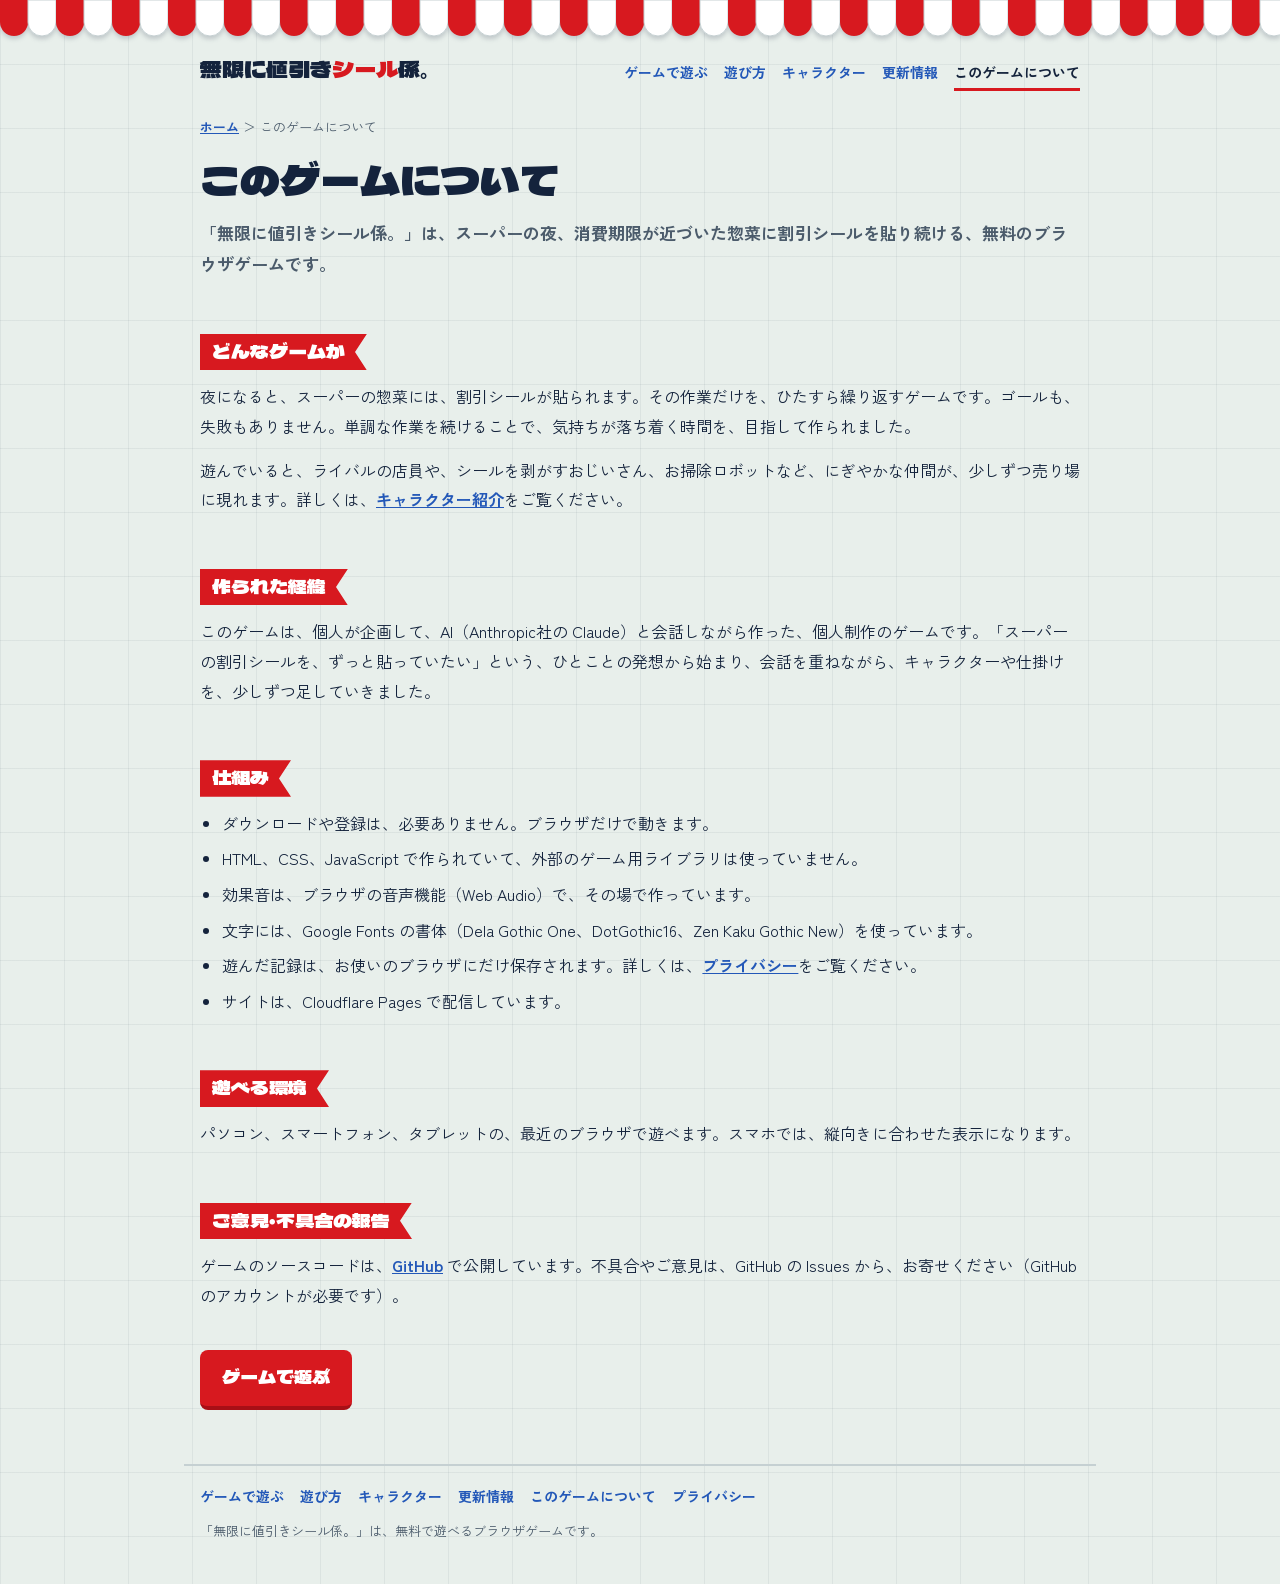
<file: about.html>
<!doctype html>
<html lang="ja">
<head>
<meta charset="utf-8">
<meta name="viewport" content="width=device-width, initial-scale=1">
<title>このゲームについて｜無限に値引きシール係</title>
<meta name="description" content="「無限に値引きシール係」は、スーパーの夜、消費期限が近づいた惣菜に割引シールを貼り続ける、無料のブラウザゲームです。作られた経緯と、仕組みを紹介します。">
<meta name="theme-color" content="#d7191f">
<link rel="icon" href="/favicon.svg" type="image/svg+xml">
<link rel="canonical" href="https://nebikigames.com/about">
<meta property="og:type" content="website">
<meta property="og:site_name" content="無限に値引きシール係。">
<meta property="og:title" content="このゲームについて｜無限に値引きシール係">
<meta property="og:description" content="スーパーの夜、割引シールを貼り続ける無料ブラウザゲーム。作られた経緯と、仕組みを紹介します。">
<meta property="og:url" content="https://nebikigames.com/about">
<meta property="og:locale" content="ja_JP">
<meta property="og:image" content="https://nebikigames.com/ogp.png">
<meta name="twitter:card" content="summary_large_image">
<link rel="preconnect" href="https://fonts.googleapis.com">
<link rel="preconnect" href="https://fonts.gstatic.com" crossorigin>
<link rel="stylesheet" href="https://fonts.googleapis.com/css2?family=Dela+Gothic+One&family=Zen+Kaku+Gothic+New:wght@500;700;900&display=swap">
<link rel="stylesheet" href="/pages.css">
</head>
<body class="sub-page">
<div class="awning" aria-hidden="true"></div>
<header class="site-head">
  <a class="brand" href="/">無限に値引き<span>シール</span>係。</a>
  <nav class="site-nav" aria-label="サイト内の移動">
    <a href="/">ゲームで遊ぶ</a>
    <a href="/how-to">遊び方</a>
    <a href="/characters">キャラクター</a>
    <a href="/changelog">更新情報</a>
    <a href="/about" aria-current="page">このゲームについて</a>
  </nav>
</header>

<main class="doc">
  <p class="crumbs"><a href="/">ホーム</a> ＞ このゲームについて</p>
  <h1>このゲームについて</h1>
  <p class="lead">「無限に値引きシール係。」は、スーパーの夜、消費期限が近づいた惣菜に割引シールを貼り続ける、無料のブラウザゲームです。</p>

  <h2>どんなゲームか</h2>
  <p>夜になると、スーパーの惣菜には、割引シールが貼られます。その作業だけを、ひたすら繰り返すゲームです。ゴールも、失敗もありません。単調な作業を続けることで、気持ちが落ち着く時間を、目指して作られました。</p>
  <p>遊んでいると、ライバルの店員や、シールを剥がすおじいさん、お掃除ロボットなど、にぎやかな仲間が、少しずつ売り場に現れます。詳しくは、<a href="/characters">キャラクター紹介</a>をご覧ください。</p>

  <h2>作られた経緯</h2>
  <p>このゲームは、個人が企画して、AI（Anthropic社の Claude）と会話しながら作った、個人制作のゲームです。「スーパーの割引シールを、ずっと貼っていたい」という、ひとことの発想から始まり、会話を重ねながら、キャラクターや仕掛けを、少しずつ足していきました。</p>

  <h2>仕組み</h2>
  <ul>
    <li>ダウンロードや登録は、必要ありません。ブラウザだけで動きます。</li>
    <li>HTML、CSS、JavaScript で作られていて、外部のゲーム用ライブラリは使っていません。</li>
    <li>効果音は、ブラウザの音声機能（Web Audio）で、その場で作っています。</li>
    <li>文字には、Google Fonts の書体（Dela Gothic One、DotGothic16、Zen Kaku Gothic New）を使っています。</li>
    <li>遊んだ記録は、お使いのブラウザにだけ保存されます。詳しくは、<a href="/privacy">プライバシー</a>をご覧ください。</li>
    <li>サイトは、Cloudflare Pages で配信しています。</li>
  </ul>

  <h2>遊べる環境</h2>
  <p>パソコン、スマートフォン、タブレットの、最近のブラウザで遊べます。スマホでは、縦向きに合わせた表示になります。</p>

  <h2>ご意見・不具合の報告</h2>
  <p>ゲームのソースコードは、<a href="https://github.com/mimitabu1229/nebiki-sticker" rel="noopener">GitHub</a> で公開しています。不具合やご意見は、GitHub の Issues から、お寄せください（GitHub のアカウントが必要です）。</p>

  <p style="margin-top:32px"><a class="play-cta" href="/">ゲームで遊ぶ</a></p>
</main>

<footer class="site-foot">
  <nav class="site-nav" aria-label="フッター">
    <a href="/">ゲームで遊ぶ</a>
    <a href="/how-to">遊び方</a>
    <a href="/characters">キャラクター</a>
    <a href="/changelog">更新情報</a>
    <a href="/about">このゲームについて</a>
    <a href="/privacy">プライバシー</a>
  </nav>
  <p>「無限に値引きシール係。」は、無料で遊べるブラウザゲームです。</p>
</footer>
</body>
</html>
</file>
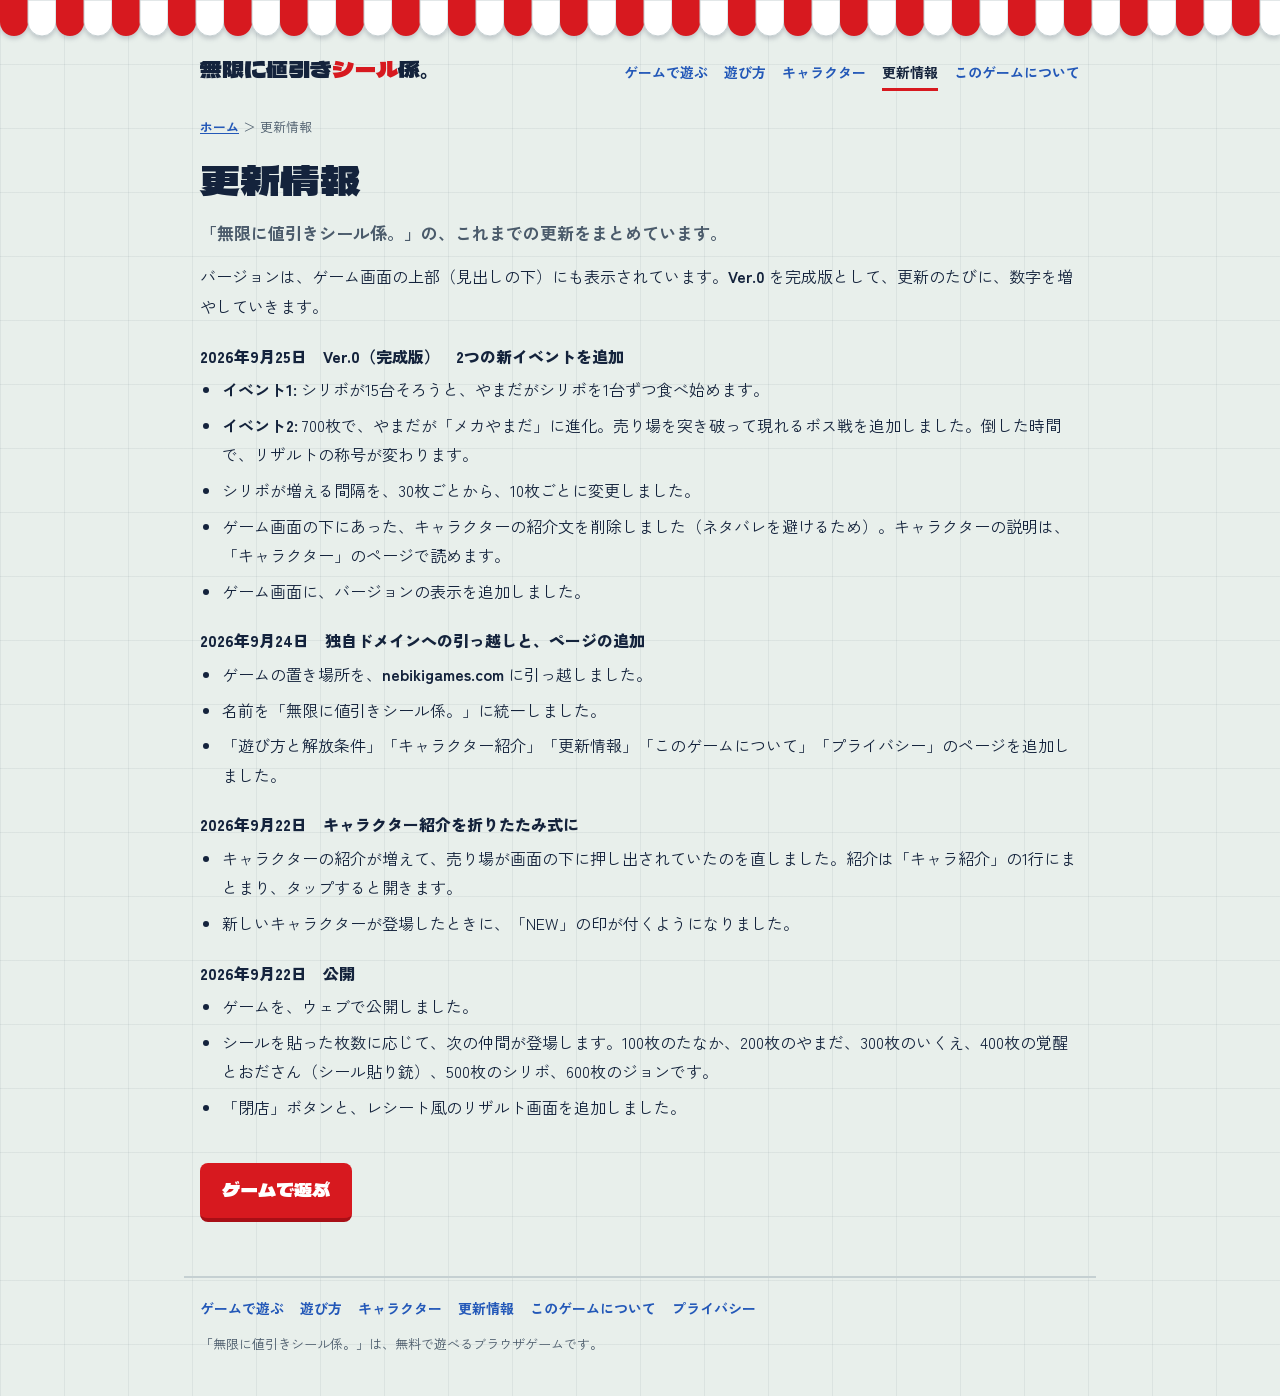
<file: changelog.html>
<!doctype html>
<html lang="ja">
<head>
<meta charset="utf-8">
<meta name="viewport" content="width=device-width, initial-scale=1">
<title>更新情報｜無限に値引きシール係</title>
<meta name="description" content="「無限に値引きシール係」の更新情報です。新しいキャラクターや機能の追加、引っ越しなどのお知らせをまとめています。">
<meta name="theme-color" content="#d7191f">
<link rel="icon" href="/favicon.svg" type="image/svg+xml">
<link rel="canonical" href="https://nebikigames.com/changelog">
<meta property="og:type" content="website">
<meta property="og:site_name" content="無限に値引きシール係。">
<meta property="og:title" content="更新情報｜無限に値引きシール係">
<meta property="og:description" content="新しいキャラクターや機能の追加、引っ越しなどのお知らせです。">
<meta property="og:url" content="https://nebikigames.com/changelog">
<meta property="og:locale" content="ja_JP">
<meta property="og:image" content="https://nebikigames.com/ogp.png">
<meta name="twitter:card" content="summary_large_image">
<link rel="preconnect" href="https://fonts.googleapis.com">
<link rel="preconnect" href="https://fonts.gstatic.com" crossorigin>
<link rel="stylesheet" href="https://fonts.googleapis.com/css2?family=Dela+Gothic+One&family=Zen+Kaku+Gothic+New:wght@500;700;900&display=swap">
<link rel="stylesheet" href="/pages.css">
</head>
<body class="sub-page">
<div class="awning" aria-hidden="true"></div>
<header class="site-head">
  <a class="brand" href="/">無限に値引き<span>シール</span>係。</a>
  <nav class="site-nav" aria-label="サイト内の移動">
    <a href="/">ゲームで遊ぶ</a>
    <a href="/how-to">遊び方</a>
    <a href="/characters">キャラクター</a>
    <a href="/changelog" aria-current="page">更新情報</a>
    <a href="/about">このゲームについて</a>
  </nav>
</header>

<main class="doc">
  <p class="crumbs"><a href="/">ホーム</a> ＞ 更新情報</p>
  <h1>更新情報</h1>
  <p class="lead">「無限に値引きシール係。」の、これまでの更新をまとめています。</p>

  <p>バージョンは、ゲーム画面の上部（見出しの下）にも表示されています。<strong>Ver.0</strong> を完成版として、更新のたびに、数字を増やしていきます。</p>

  <dl class="log">
    <dt>2026年9月25日　Ver.0（完成版）　2つの新イベントを追加</dt>
    <dd>
      <ul>
        <li><strong>イベント1:</strong> シリボが15台そろうと、やまだがシリボを1台ずつ食べ始めます。</li>
        <li><strong>イベント2:</strong> 700枚で、やまだが「メカやまだ」に進化。売り場を突き破って現れるボス戦を追加しました。倒した時間で、リザルトの称号が変わります。</li>
        <li>シリボが増える間隔を、30枚ごとから、10枚ごとに変更しました。</li>
        <li>ゲーム画面の下にあった、キャラクターの紹介文を削除しました（ネタバレを避けるため）。キャラクターの説明は、「キャラクター」のページで読めます。</li>
        <li>ゲーム画面に、バージョンの表示を追加しました。</li>
      </ul>
    </dd>

    <dt>2026年9月24日　独自ドメインへの引っ越しと、ページの追加</dt>
    <dd>
      <ul>
        <li>ゲームの置き場所を、<strong>nebikigames.com</strong> に引っ越しました。</li>
        <li>名前を「無限に値引きシール係。」に統一しました。</li>
        <li>「遊び方と解放条件」「キャラクター紹介」「更新情報」「このゲームについて」「プライバシー」のページを追加しました。</li>
      </ul>
    </dd>

    <dt>2026年9月22日　キャラクター紹介を折りたたみ式に</dt>
    <dd>
      <ul>
        <li>キャラクターの紹介が増えて、売り場が画面の下に押し出されていたのを直しました。紹介は「キャラ紹介」の1行にまとまり、タップすると開きます。</li>
        <li>新しいキャラクターが登場したときに、「NEW」の印が付くようになりました。</li>
      </ul>
    </dd>

    <dt>2026年9月22日　公開</dt>
    <dd>
      <ul>
        <li>ゲームを、ウェブで公開しました。</li>
        <li>シールを貼った枚数に応じて、次の仲間が登場します。100枚のたなか、200枚のやまだ、300枚のいくえ、400枚の覚醒とおださん（シール貼り銃）、500枚のシリボ、600枚のジョンです。</li>
        <li>「閉店」ボタンと、レシート風のリザルト画面を追加しました。</li>
      </ul>
    </dd>
  </dl>

  <p style="margin-top:32px"><a class="play-cta" href="/">ゲームで遊ぶ</a></p>
</main>

<footer class="site-foot">
  <nav class="site-nav" aria-label="フッター">
    <a href="/">ゲームで遊ぶ</a>
    <a href="/how-to">遊び方</a>
    <a href="/characters">キャラクター</a>
    <a href="/changelog">更新情報</a>
    <a href="/about">このゲームについて</a>
    <a href="/privacy">プライバシー</a>
  </nav>
  <p>「無限に値引きシール係。」は、無料で遊べるブラウザゲームです。</p>
</footer>
</body>
</html>
</file>
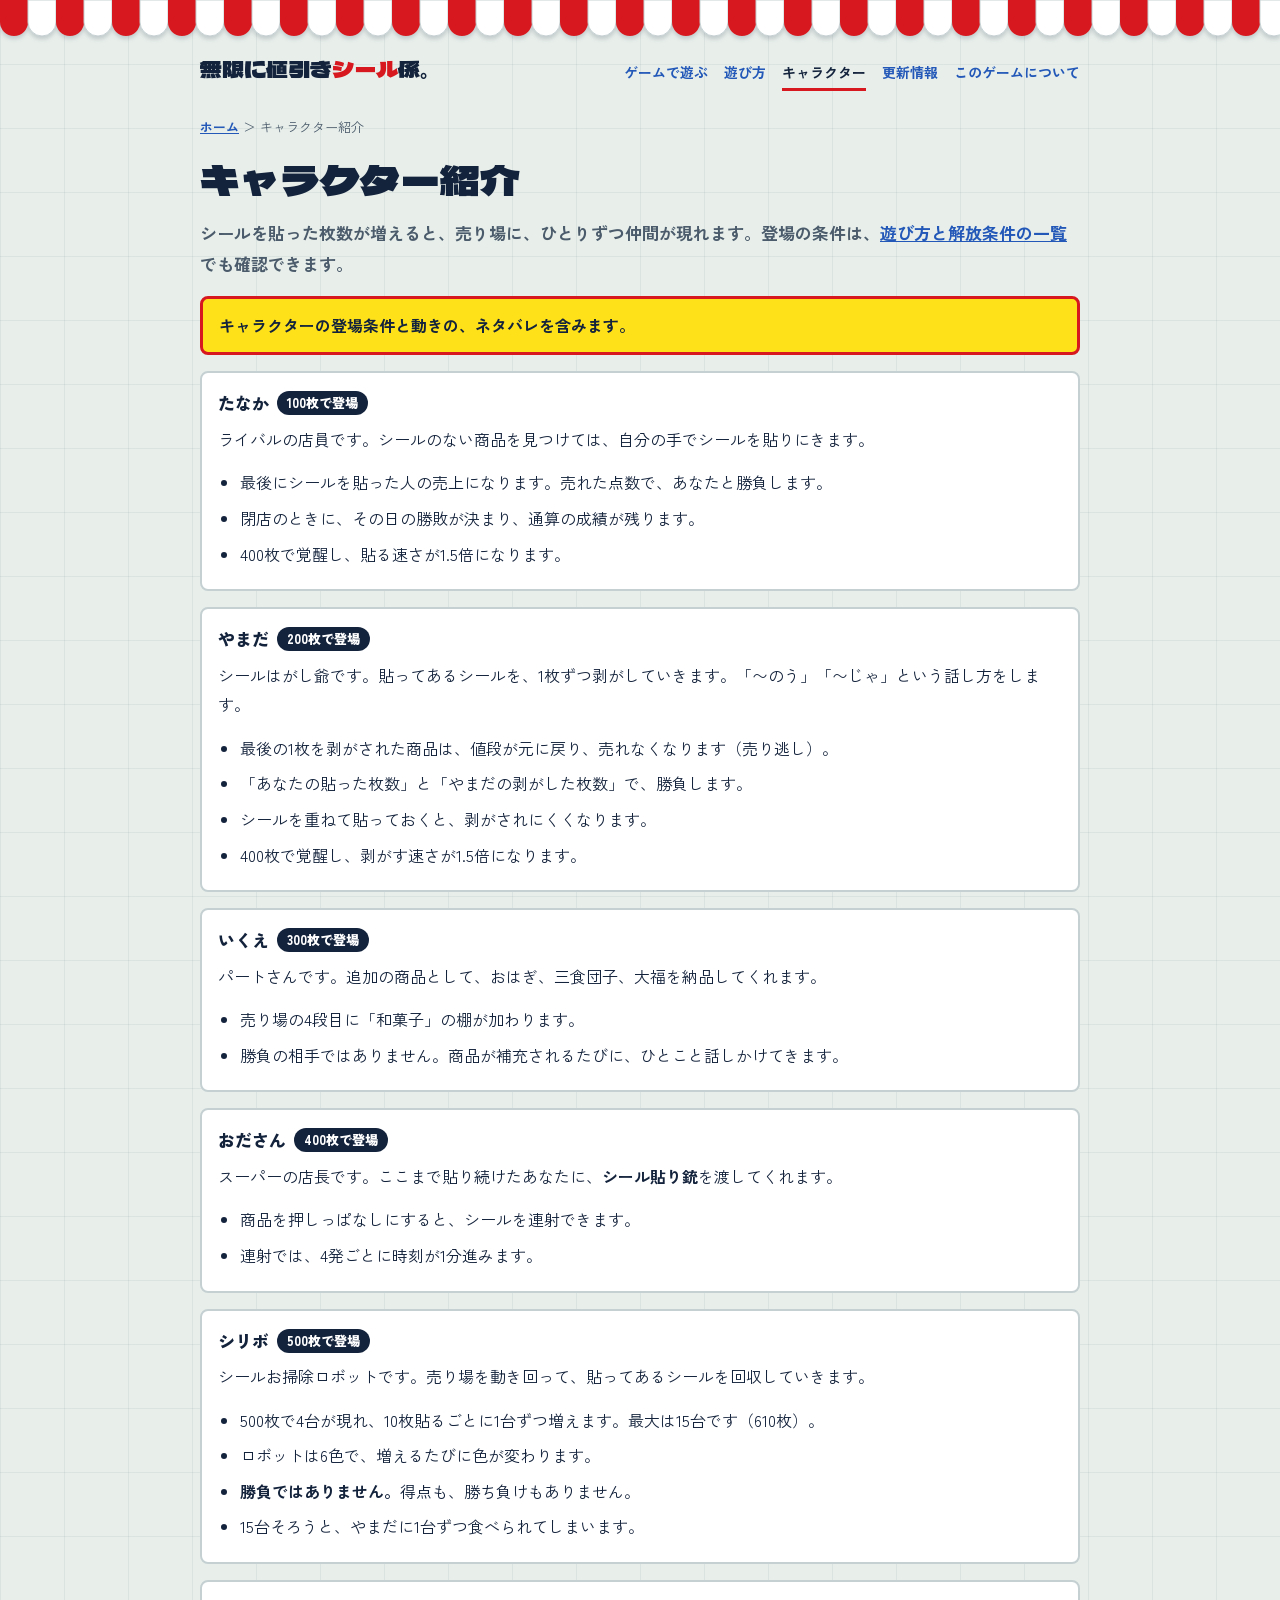
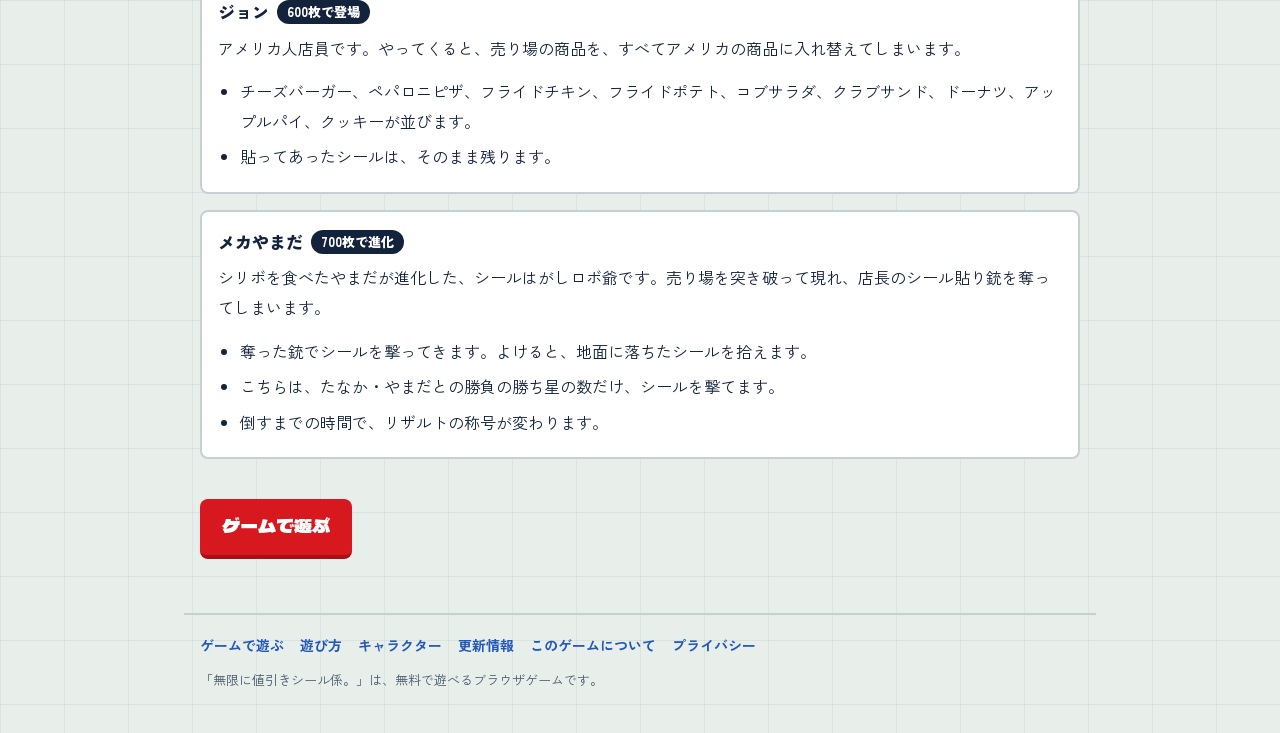
<file: characters.html>
<!doctype html>
<html lang="ja">
<head>
<meta charset="utf-8">
<meta name="viewport" content="width=device-width, initial-scale=1">
<title>キャラクター紹介（たなか・やまだ・いくえ・おださん・シリボ・ジョン）｜無限に値引きシール係</title>
<meta name="description" content="「無限に値引きシール係」に登場する、ライバルのたなか、シールはがし爺のやまだ、パートさんのいくえ、店長のおださん、お掃除ロボットのシリボ、アメリカ人店員のジョンを紹介します。">
<meta name="theme-color" content="#d7191f">
<link rel="icon" href="/favicon.svg" type="image/svg+xml">
<link rel="canonical" href="https://nebikigames.com/characters">
<meta property="og:type" content="website">
<meta property="og:site_name" content="無限に値引きシール係。">
<meta property="og:title" content="キャラクター紹介｜無限に値引きシール係">
<meta property="og:description" content="たなか、やまだ、いくえ、おださん、シリボ、ジョン。売り場に現れる仲間たちを紹介します。">
<meta property="og:url" content="https://nebikigames.com/characters">
<meta property="og:locale" content="ja_JP">
<meta property="og:image" content="https://nebikigames.com/ogp.png">
<meta name="twitter:card" content="summary_large_image">
<link rel="preconnect" href="https://fonts.googleapis.com">
<link rel="preconnect" href="https://fonts.gstatic.com" crossorigin>
<link rel="stylesheet" href="https://fonts.googleapis.com/css2?family=Dela+Gothic+One&family=Zen+Kaku+Gothic+New:wght@500;700;900&display=swap">
<link rel="stylesheet" href="/pages.css">
</head>
<body class="sub-page">
<div class="awning" aria-hidden="true"></div>
<header class="site-head">
  <a class="brand" href="/">無限に値引き<span>シール</span>係。</a>
  <nav class="site-nav" aria-label="サイト内の移動">
    <a href="/">ゲームで遊ぶ</a>
    <a href="/how-to">遊び方</a>
    <a href="/characters" aria-current="page">キャラクター</a>
    <a href="/changelog">更新情報</a>
    <a href="/about">このゲームについて</a>
  </nav>
</header>

<main class="doc">
  <p class="crumbs"><a href="/">ホーム</a> ＞ キャラクター紹介</p>
  <h1>キャラクター紹介</h1>
  <p class="lead">シールを貼った枚数が増えると、売り場に、ひとりずつ仲間が現れます。登場の条件は、<a href="/how-to">遊び方と解放条件の一覧</a>でも確認できます。</p>
  <div class="note-box">キャラクターの登場条件と動きの、ネタバレを含みます。</div>

  <div class="card">
    <h3>たなか<span class="badge">100枚で登場</span></h3>
    <p>ライバルの店員です。シールのない商品を見つけては、自分の手でシールを貼りにきます。</p>
    <ul>
      <li>最後にシールを貼った人の売上になります。売れた点数で、あなたと勝負します。</li>
      <li>閉店のときに、その日の勝敗が決まり、通算の成績が残ります。</li>
      <li>400枚で覚醒し、貼る速さが1.5倍になります。</li>
    </ul>
  </div>

  <div class="card">
    <h3>やまだ<span class="badge">200枚で登場</span></h3>
    <p>シールはがし爺です。貼ってあるシールを、1枚ずつ剥がしていきます。「〜のう」「〜じゃ」という話し方をします。</p>
    <ul>
      <li>最後の1枚を剥がされた商品は、値段が元に戻り、売れなくなります（売り逃し）。</li>
      <li>「あなたの貼った枚数」と「やまだの剥がした枚数」で、勝負します。</li>
      <li>シールを重ねて貼っておくと、剥がされにくくなります。</li>
      <li>400枚で覚醒し、剥がす速さが1.5倍になります。</li>
    </ul>
  </div>

  <div class="card">
    <h3>いくえ<span class="badge">300枚で登場</span></h3>
    <p>パートさんです。追加の商品として、おはぎ、三食団子、大福を納品してくれます。</p>
    <ul>
      <li>売り場の4段目に「和菓子」の棚が加わります。</li>
      <li>勝負の相手ではありません。商品が補充されるたびに、ひとこと話しかけてきます。</li>
    </ul>
  </div>

  <div class="card">
    <h3>おださん<span class="badge">400枚で登場</span></h3>
    <p>スーパーの店長です。ここまで貼り続けたあなたに、<strong>シール貼り銃</strong>を渡してくれます。</p>
    <ul>
      <li>商品を押しっぱなしにすると、シールを連射できます。</li>
      <li>連射では、4発ごとに時刻が1分進みます。</li>
    </ul>
  </div>

  <div class="card">
    <h3>シリボ<span class="badge">500枚で登場</span></h3>
    <p>シールお掃除ロボットです。売り場を動き回って、貼ってあるシールを回収していきます。</p>
    <ul>
      <li>500枚で4台が現れ、10枚貼るごとに1台ずつ増えます。最大は15台です（610枚）。</li>
      <li>ロボットは6色で、増えるたびに色が変わります。</li>
      <li><strong>勝負ではありません。</strong>得点も、勝ち負けもありません。</li>
      <li>15台そろうと、やまだに1台ずつ食べられてしまいます。</li>
    </ul>
  </div>

  <div class="card">
    <h3>ジョン<span class="badge">600枚で登場</span></h3>
    <p>アメリカ人店員です。やってくると、売り場の商品を、すべてアメリカの商品に入れ替えてしまいます。</p>
    <ul>
      <li>チーズバーガー、ペパロニピザ、フライドチキン、フライドポテト、コブサラダ、クラブサンド、ドーナツ、アップルパイ、クッキーが並びます。</li>
      <li>貼ってあったシールは、そのまま残ります。</li>
    </ul>
  </div>

  <div class="card">
    <h3>メカやまだ<span class="badge">700枚で進化</span></h3>
    <p>シリボを食べたやまだが進化した、シールはがしロボ爺です。売り場を突き破って現れ、店長のシール貼り銃を奪ってしまいます。</p>
    <ul>
      <li>奪った銃でシールを撃ってきます。よけると、地面に落ちたシールを拾えます。</li>
      <li>こちらは、たなか・やまだとの勝負の勝ち星の数だけ、シールを撃てます。</li>
      <li>倒すまでの時間で、リザルトの称号が変わります。</li>
    </ul>
  </div>

  <p style="margin-top:32px"><a class="play-cta" href="/">ゲームで遊ぶ</a></p>
</main>

<footer class="site-foot">
  <nav class="site-nav" aria-label="フッター">
    <a href="/">ゲームで遊ぶ</a>
    <a href="/how-to">遊び方</a>
    <a href="/characters">キャラクター</a>
    <a href="/changelog">更新情報</a>
    <a href="/about">このゲームについて</a>
    <a href="/privacy">プライバシー</a>
  </nav>
  <p>「無限に値引きシール係。」は、無料で遊べるブラウザゲームです。</p>
</footer>
</body>
</html>
</file>
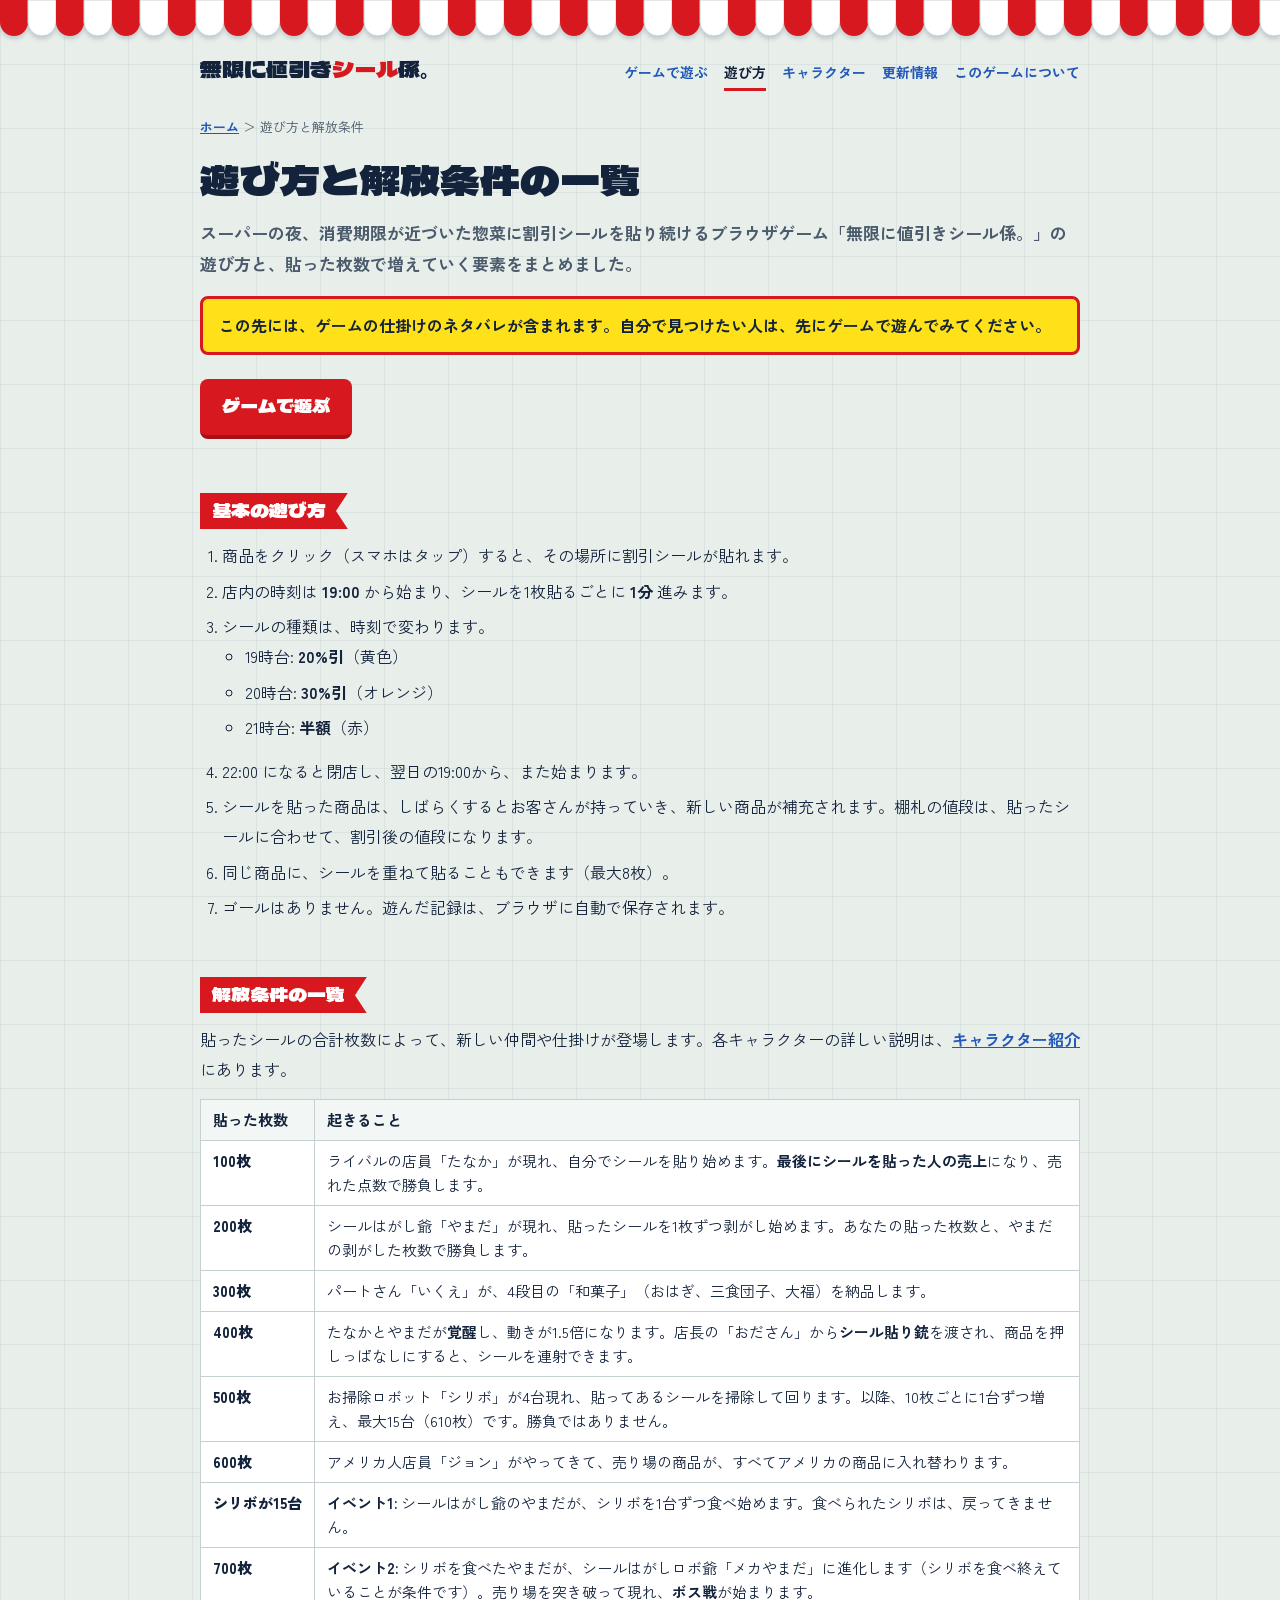
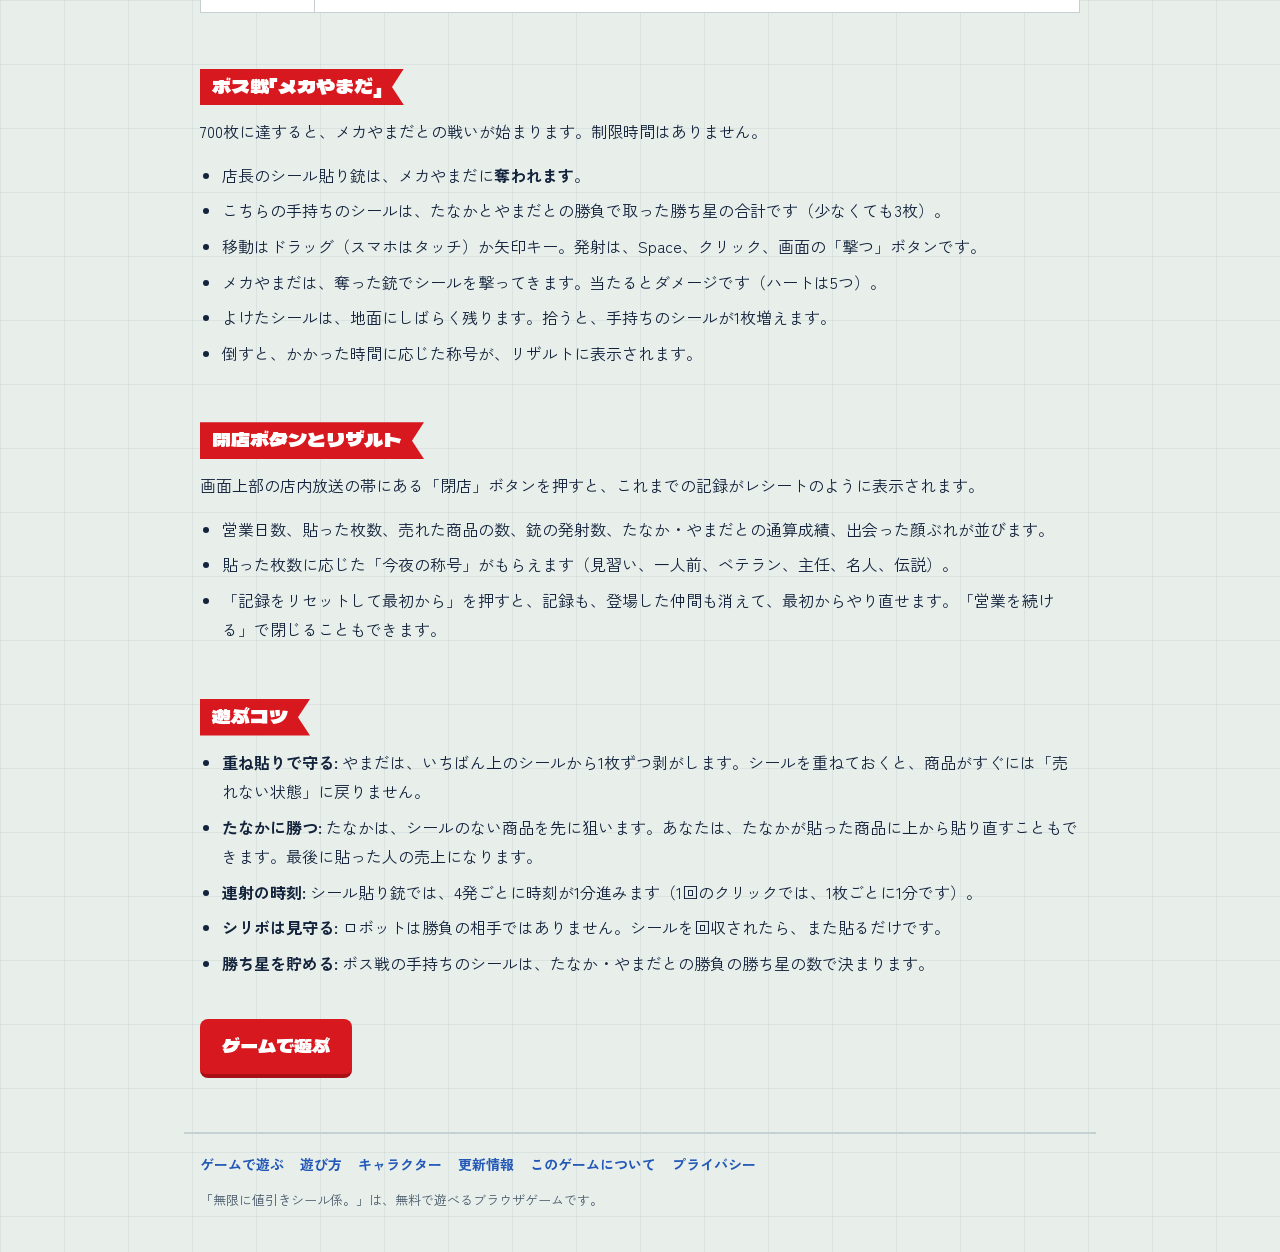
<file: how-to.html>
<!doctype html>
<html lang="ja">
<head>
<meta charset="utf-8">
<meta name="viewport" content="width=device-width, initial-scale=1">
<title>遊び方と解放条件の一覧｜無限に値引きシール係</title>
<meta name="description" content="「無限に値引きシール係」の遊び方と、貼った枚数で増えていく要素（たなか・やまだ・いくえ・おださん・シリボ・ジョン）の解放条件を一覧にしました。ネタバレを含みます。">
<meta name="theme-color" content="#d7191f">
<link rel="icon" href="/favicon.svg" type="image/svg+xml">
<link rel="canonical" href="https://nebikigames.com/how-to">
<meta property="og:type" content="website">
<meta property="og:site_name" content="無限に値引きシール係。">
<meta property="og:title" content="遊び方と解放条件の一覧｜無限に値引きシール係">
<meta property="og:description" content="貼った枚数で増えていく要素の解放条件を一覧にしました。ネタバレを含みます。">
<meta property="og:url" content="https://nebikigames.com/how-to">
<meta property="og:locale" content="ja_JP">
<meta property="og:image" content="https://nebikigames.com/ogp.png">
<meta name="twitter:card" content="summary_large_image">
<link rel="preconnect" href="https://fonts.googleapis.com">
<link rel="preconnect" href="https://fonts.gstatic.com" crossorigin>
<link rel="stylesheet" href="https://fonts.googleapis.com/css2?family=Dela+Gothic+One&family=Zen+Kaku+Gothic+New:wght@500;700;900&display=swap">
<link rel="stylesheet" href="/pages.css">
</head>
<body class="sub-page">
<div class="awning" aria-hidden="true"></div>
<header class="site-head">
  <a class="brand" href="/">無限に値引き<span>シール</span>係。</a>
  <nav class="site-nav" aria-label="サイト内の移動">
    <a href="/">ゲームで遊ぶ</a>
    <a href="/how-to" aria-current="page">遊び方</a>
    <a href="/characters">キャラクター</a>
    <a href="/changelog">更新情報</a>
    <a href="/about">このゲームについて</a>
  </nav>
</header>

<main class="doc">
  <p class="crumbs"><a href="/">ホーム</a> ＞ 遊び方と解放条件</p>
  <h1>遊び方と解放条件の一覧</h1>
  <p class="lead">スーパーの夜、消費期限が近づいた惣菜に割引シールを貼り続けるブラウザゲーム「無限に値引きシール係。」の遊び方と、貼った枚数で増えていく要素をまとめました。</p>
  <div class="note-box">この先には、ゲームの仕掛けのネタバレが含まれます。自分で見つけたい人は、先にゲームで遊んでみてください。</div>
  <p><a class="play-cta" href="/">ゲームで遊ぶ</a></p>

  <h2>基本の遊び方</h2>
  <ol>
    <li>商品をクリック（スマホはタップ）すると、その場所に割引シールが貼れます。</li>
    <li>店内の時刻は <strong>19:00</strong> から始まり、シールを1枚貼るごとに <strong>1分</strong> 進みます。</li>
    <li>シールの種類は、時刻で変わります。
      <ul>
        <li>19時台: <strong>20%引</strong>（黄色）</li>
        <li>20時台: <strong>30%引</strong>（オレンジ）</li>
        <li>21時台: <strong>半額</strong>（赤）</li>
      </ul>
    </li>
    <li>22:00 になると閉店し、翌日の19:00から、また始まります。</li>
    <li>シールを貼った商品は、しばらくするとお客さんが持っていき、新しい商品が補充されます。棚札の値段は、貼ったシールに合わせて、割引後の値段になります。</li>
    <li>同じ商品に、シールを重ねて貼ることもできます（最大8枚）。</li>
    <li>ゴールはありません。遊んだ記録は、ブラウザに自動で保存されます。</li>
  </ol>

  <h2>解放条件の一覧</h2>
  <p>貼ったシールの合計枚数によって、新しい仲間や仕掛けが登場します。各キャラクターの詳しい説明は、<a href="/characters">キャラクター紹介</a>にあります。</p>
  <div class="tbl-wrap">
    <table class="tbl">
      <thead><tr><th>貼った枚数</th><th>起きること</th></tr></thead>
      <tbody>
        <tr><td>100枚</td><td>ライバルの店員「たなか」が現れ、自分でシールを貼り始めます。<strong>最後にシールを貼った人の売上</strong>になり、売れた点数で勝負します。</td></tr>
        <tr><td>200枚</td><td>シールはがし爺「やまだ」が現れ、貼ったシールを1枚ずつ剥がし始めます。あなたの貼った枚数と、やまだの剥がした枚数で勝負します。</td></tr>
        <tr><td>300枚</td><td>パートさん「いくえ」が、4段目の「和菓子」（おはぎ、三食団子、大福）を納品します。</td></tr>
        <tr><td>400枚</td><td>たなかとやまだが<strong>覚醒</strong>し、動きが1.5倍になります。店長の「おださん」から<strong>シール貼り銃</strong>を渡され、商品を押しっぱなしにすると、シールを連射できます。</td></tr>
        <tr><td>500枚</td><td>お掃除ロボット「シリボ」が4台現れ、貼ってあるシールを掃除して回ります。以降、10枚ごとに1台ずつ増え、最大15台（610枚）です。勝負ではありません。</td></tr>
        <tr><td>600枚</td><td>アメリカ人店員「ジョン」がやってきて、売り場の商品が、すべてアメリカの商品に入れ替わります。</td></tr>
        <tr><td>シリボが15台</td><td><strong>イベント1:</strong> シールはがし爺のやまだが、シリボを1台ずつ食べ始めます。食べられたシリボは、戻ってきません。</td></tr>
        <tr><td>700枚</td><td><strong>イベント2:</strong> シリボを食べたやまだが、シールはがしロボ爺「メカやまだ」に進化します（シリボを食べ終えていることが条件です）。売り場を突き破って現れ、<strong>ボス戦</strong>が始まります。</td></tr>
      </tbody>
    </table>
  </div>

  <h2>ボス戦「メカやまだ」</h2>
  <p>700枚に達すると、メカやまだとの戦いが始まります。制限時間はありません。</p>
  <ul>
    <li>店長のシール貼り銃は、メカやまだに<strong>奪われます</strong>。</li>
    <li>こちらの手持ちのシールは、たなかとやまだとの勝負で取った勝ち星の合計です（少なくても3枚）。</li>
    <li>移動はドラッグ（スマホはタッチ）か矢印キー。発射は、Space、クリック、画面の「撃つ」ボタンです。</li>
    <li>メカやまだは、奪った銃でシールを撃ってきます。当たるとダメージです（ハートは5つ）。</li>
    <li>よけたシールは、地面にしばらく残ります。拾うと、手持ちのシールが1枚増えます。</li>
    <li>倒すと、かかった時間に応じた称号が、リザルトに表示されます。</li>
  </ul>

  <h2>閉店ボタンとリザルト</h2>
  <p>画面上部の店内放送の帯にある「閉店」ボタンを押すと、これまでの記録がレシートのように表示されます。</p>
  <ul>
    <li>営業日数、貼った枚数、売れた商品の数、銃の発射数、たなか・やまだとの通算成績、出会った顔ぶれが並びます。</li>
    <li>貼った枚数に応じた「今夜の称号」がもらえます（見習い、一人前、ベテラン、主任、名人、伝説）。</li>
    <li>「記録をリセットして最初から」を押すと、記録も、登場した仲間も消えて、最初からやり直せます。「営業を続ける」で閉じることもできます。</li>
  </ul>

  <h2>遊ぶコツ</h2>
  <ul>
    <li><strong>重ね貼りで守る:</strong> やまだは、いちばん上のシールから1枚ずつ剥がします。シールを重ねておくと、商品がすぐには「売れない状態」に戻りません。</li>
    <li><strong>たなかに勝つ:</strong> たなかは、シールのない商品を先に狙います。あなたは、たなかが貼った商品に上から貼り直すこともできます。最後に貼った人の売上になります。</li>
    <li><strong>連射の時刻:</strong> シール貼り銃では、4発ごとに時刻が1分進みます（1回のクリックでは、1枚ごとに1分です）。</li>
    <li><strong>シリボは見守る:</strong> ロボットは勝負の相手ではありません。シールを回収されたら、また貼るだけです。</li>
    <li><strong>勝ち星を貯める:</strong> ボス戦の手持ちのシールは、たなか・やまだとの勝負の勝ち星の数で決まります。</li>
  </ul>

  <p style="margin-top:32px"><a class="play-cta" href="/">ゲームで遊ぶ</a></p>
</main>

<footer class="site-foot">
  <nav class="site-nav" aria-label="フッター">
    <a href="/">ゲームで遊ぶ</a>
    <a href="/how-to">遊び方</a>
    <a href="/characters">キャラクター</a>
    <a href="/changelog">更新情報</a>
    <a href="/about">このゲームについて</a>
    <a href="/privacy">プライバシー</a>
  </nav>
  <p>「無限に値引きシール係。」は、無料で遊べるブラウザゲームです。</p>
</footer>
</body>
</html>
</file>
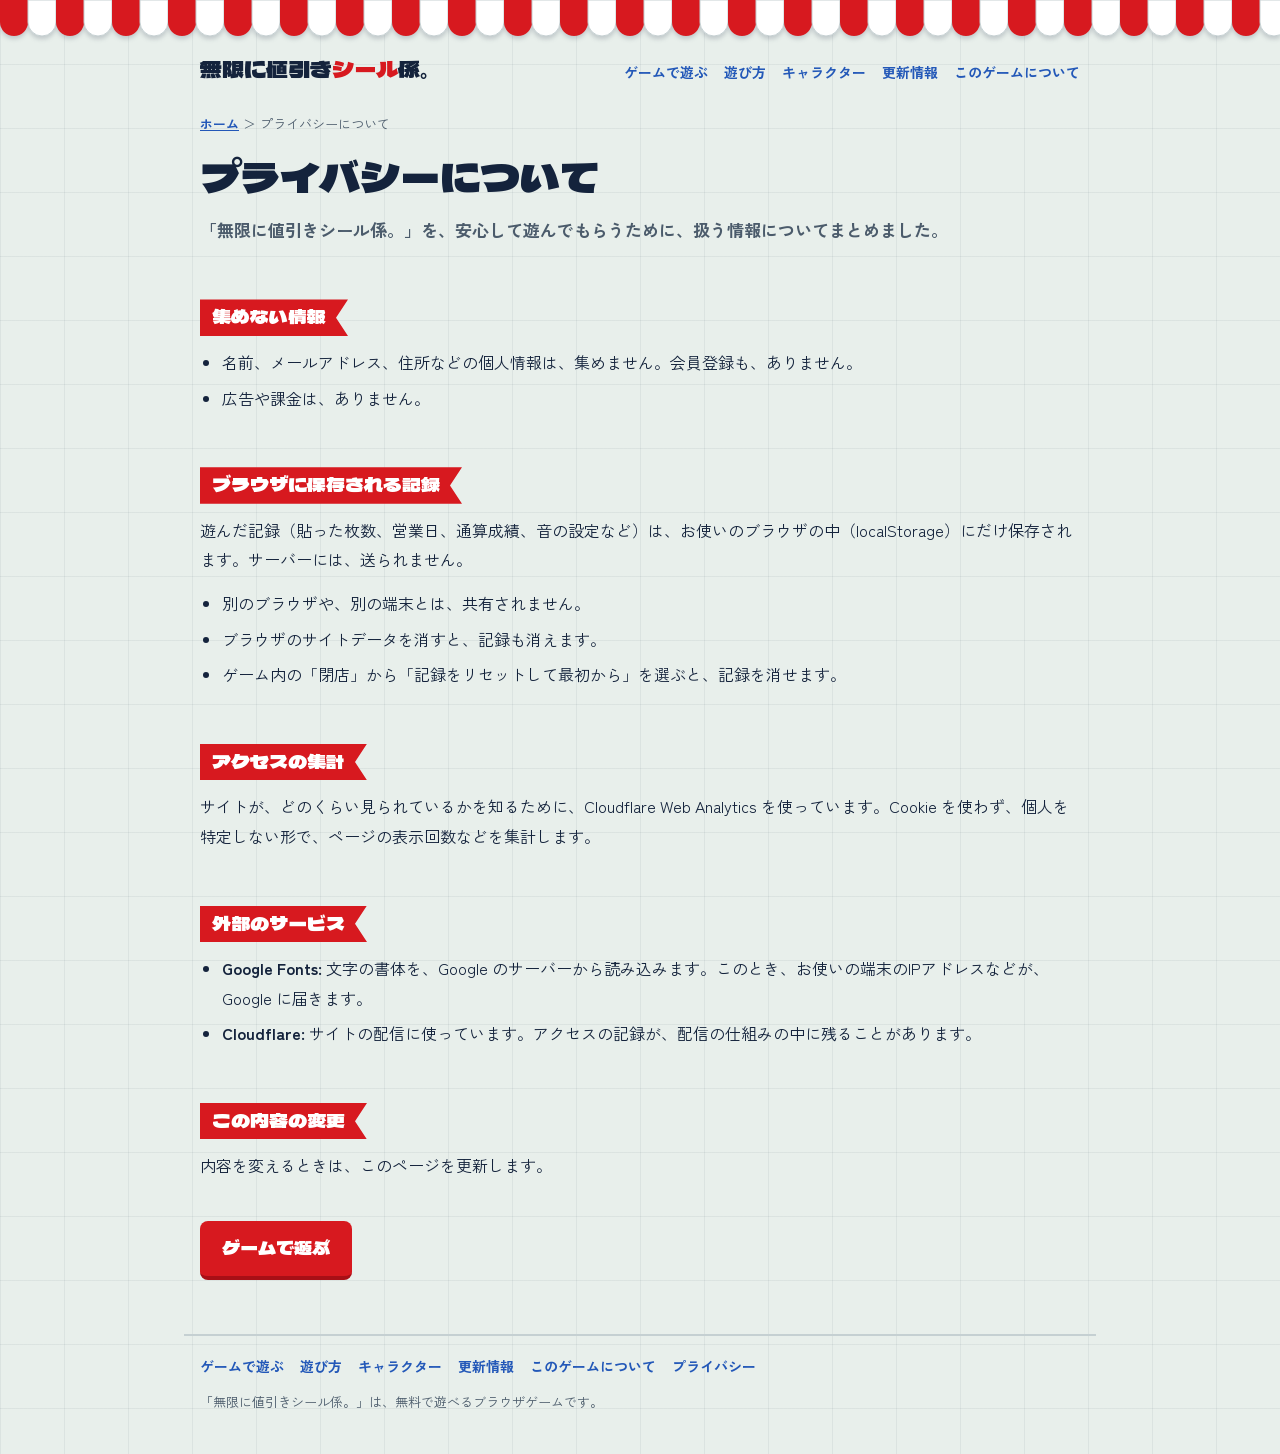
<file: privacy.html>
<!doctype html>
<html lang="ja">
<head>
<meta charset="utf-8">
<meta name="viewport" content="width=device-width, initial-scale=1">
<title>プライバシーについて｜無限に値引きシール係</title>
<meta name="description" content="「無限に値引きシール係」のプライバシーについてです。広告や課金はなく、名前やメールアドレスなどの個人情報は集めません。遊んだ記録は、お使いのブラウザにだけ保存されます。">
<meta name="theme-color" content="#d7191f">
<link rel="icon" href="/favicon.svg" type="image/svg+xml">
<link rel="canonical" href="https://nebikigames.com/privacy">
<meta property="og:type" content="website">
<meta property="og:site_name" content="無限に値引きシール係。">
<meta property="og:title" content="プライバシーについて｜無限に値引きシール係">
<meta property="og:description" content="広告や課金はなく、個人情報は集めません。遊んだ記録は、お使いのブラウザにだけ保存されます。">
<meta property="og:url" content="https://nebikigames.com/privacy">
<meta property="og:locale" content="ja_JP">
<meta property="og:image" content="https://nebikigames.com/ogp.png">
<meta name="twitter:card" content="summary_large_image">
<link rel="preconnect" href="https://fonts.googleapis.com">
<link rel="preconnect" href="https://fonts.gstatic.com" crossorigin>
<link rel="stylesheet" href="https://fonts.googleapis.com/css2?family=Dela+Gothic+One&family=Zen+Kaku+Gothic+New:wght@500;700;900&display=swap">
<link rel="stylesheet" href="/pages.css">
</head>
<body class="sub-page">
<div class="awning" aria-hidden="true"></div>
<header class="site-head">
  <a class="brand" href="/">無限に値引き<span>シール</span>係。</a>
  <nav class="site-nav" aria-label="サイト内の移動">
    <a href="/">ゲームで遊ぶ</a>
    <a href="/how-to">遊び方</a>
    <a href="/characters">キャラクター</a>
    <a href="/changelog">更新情報</a>
    <a href="/about">このゲームについて</a>
  </nav>
</header>

<main class="doc">
  <p class="crumbs"><a href="/">ホーム</a> ＞ プライバシーについて</p>
  <h1>プライバシーについて</h1>
  <p class="lead">「無限に値引きシール係。」を、安心して遊んでもらうために、扱う情報についてまとめました。</p>

  <h2>集めない情報</h2>
  <ul>
    <li>名前、メールアドレス、住所などの個人情報は、集めません。会員登録も、ありません。</li>
    <li>広告や課金は、ありません。</li>
  </ul>

  <h2>ブラウザに保存される記録</h2>
  <p>遊んだ記録（貼った枚数、営業日、通算成績、音の設定など）は、お使いのブラウザの中（localStorage）にだけ保存されます。サーバーには、送られません。</p>
  <ul>
    <li>別のブラウザや、別の端末とは、共有されません。</li>
    <li>ブラウザのサイトデータを消すと、記録も消えます。</li>
    <li>ゲーム内の「閉店」から「記録をリセットして最初から」を選ぶと、記録を消せます。</li>
  </ul>

  <h2>アクセスの集計</h2>
  <p>サイトが、どのくらい見られているかを知るために、Cloudflare Web Analytics を使っています。Cookie を使わず、個人を特定しない形で、ページの表示回数などを集計します。</p>

  <h2>外部のサービス</h2>
  <ul>
    <li><strong>Google Fonts:</strong> 文字の書体を、Google のサーバーから読み込みます。このとき、お使いの端末のIPアドレスなどが、Google に届きます。</li>
    <li><strong>Cloudflare:</strong> サイトの配信に使っています。アクセスの記録が、配信の仕組みの中に残ることがあります。</li>
  </ul>

  <h2>この内容の変更</h2>
  <p>内容を変えるときは、このページを更新します。</p>

  <p style="margin-top:32px"><a class="play-cta" href="/">ゲームで遊ぶ</a></p>
</main>

<footer class="site-foot">
  <nav class="site-nav" aria-label="フッター">
    <a href="/">ゲームで遊ぶ</a>
    <a href="/how-to">遊び方</a>
    <a href="/characters">キャラクター</a>
    <a href="/changelog">更新情報</a>
    <a href="/about">このゲームについて</a>
    <a href="/privacy">プライバシー</a>
  </nav>
  <p>「無限に値引きシール係。」は、無料で遊べるブラウザゲームです。</p>
</footer>
</body>
</html>
</file>
<file: pages.css>
/* 追加ページ（遊び方・キャラクター・更新情報・このゲームについて・プライバシー）と、トップの文章セクションの共通スタイル */

.sub-page,
.seo-wrap,
.site-head,
.site-foot {
  --p-red: #d7191f;
  --p-red-d: #a80f16;
  --p-yellow: #ffe11a;
  --p-ink: #14233c;
  --p-ink-2: #4b5b6b;
  --p-line: #c5d0d2;
  --p-blue: #2358b8;
  --p-paper: #ffffff;
  --p-display: "Dela Gothic One", "Hiragino Sans", "Yu Gothic", sans-serif;
  --p-body: "Zen Kaku Gothic New", "Hiragino Sans", "Yu Gothic", "Meiryo", sans-serif;
}

/* ---------- 追加ページの土台 ---------- */
body.sub-page {
  margin: 0;
  background-color: #e8efeb;
  background-image:
    linear-gradient(rgba(20, 35, 60, .06) 1px, transparent 1px),
    linear-gradient(90deg, rgba(20, 35, 60, .06) 1px, transparent 1px);
  background-size: 64px 64px;
  color: var(--p-ink);
  font-family: var(--p-body);
  font-size: 16px;
  line-height: 1.85;
  -webkit-font-smoothing: antialiased;
}

.sub-page .awning {
  height: 36px;
  background: url("data:image/svg+xml;utf8,<svg xmlns='http://www.w3.org/2000/svg' width='56' height='36'><path d='M0 0H28V22a14 14 0 0 1-28 0z' fill='%23d7191f'/><path d='M28 0H56V22a14 14 0 0 1-28 0z' fill='%23ffffff' stroke='%23c5d0d2' stroke-width='1'/></svg>") repeat-x 0 0 / 56px 36px;
  filter: drop-shadow(0 3px 2px rgba(20, 35, 60, .18));
}

.site-head {
  max-width: 880px;
  margin: 0 auto;
  padding: 18px 16px 0;
  display: flex;
  flex-wrap: wrap;
  align-items: baseline;
  justify-content: space-between;
  gap: 8px 24px;
  font-family: var(--p-body);
}

.site-head .brand {
  font-family: var(--p-display);
  font-size: 22px;
  line-height: 1.3;
  color: var(--p-ink);
  text-decoration: none;
}
.site-head .brand span { color: var(--p-red); }

.site-nav {
  display: flex;
  flex-wrap: wrap;
  gap: 4px 16px;
  font-size: 14px;
  font-weight: 700;
}
.site-nav a { color: var(--p-blue); text-decoration: none; padding: 2px 0; }
.site-nav a:hover { text-decoration: underline; }
.site-nav a[aria-current="page"] { color: var(--p-ink); border-bottom: 3px solid var(--p-red); }

/* ---------- 本文 ---------- */
.doc,
.seo-wrap {
  max-width: 880px;
  margin: 0 auto;
  padding: 24px 16px 40px;
  color: var(--p-ink);
  font-family: var(--p-body);
  font-size: 16px;
  line-height: 1.85;
}

.doc h1 {
  margin: 8px 0 12px;
  font-family: var(--p-display);
  font-weight: 400;
  font-size: clamp(26px, 5.4vw, 40px);
  line-height: 1.3;
  text-wrap: balance;
}

.doc h2,
.seo-wrap h2 {
  margin: 40px 0 12px;
  padding: 4px 22px 6px 12px;
  display: inline-block;
  background: var(--p-red);
  color: #fff;
  font-family: var(--p-display);
  font-weight: 400;
  font-size: 19px;
  line-height: 1.4;
  clip-path: polygon(0 0, 100% 0, calc(100% - 12px) 50%, 100% 100%, 0 100%);
}

.doc h3,
.seo-wrap h3 {
  margin: 24px 0 6px;
  font-size: 17px;
  font-weight: 900;
}

.doc p,
.seo-wrap p { margin: 0 0 14px; }

.doc .lead { font-size: 17px; font-weight: 700; color: var(--p-ink-2); }

.doc ul,
.doc ol,
.seo-wrap ul,
.seo-wrap ol { margin: 0 0 14px; padding-left: 1.4em; }
.doc li,
.seo-wrap li { margin-bottom: 6px; }

.doc a,
.seo-wrap a { color: var(--p-blue); font-weight: 700; }

.crumbs { font-size: 13px; color: var(--p-ink-2); }
.crumbs a { font-weight: 700; }

.note-box {
  margin: 16px 0;
  padding: 12px 16px;
  background: var(--p-yellow);
  border: 3px solid var(--p-red);
  border-radius: 8px;
  font-weight: 700;
}

.card {
  margin: 0 0 16px;
  padding: 14px 16px 6px;
  background: var(--p-paper);
  border: 2px solid var(--p-line);
  border-radius: 8px;
}
.card h3 { margin-top: 0; }
.card .badge {
  display: inline-block;
  margin-left: 8px;
  padding: 0 10px;
  background: var(--p-ink);
  color: #fff;
  border-radius: 12px;
  font-size: 13px;
  font-weight: 900;
  vertical-align: 2px;
}

.tbl-wrap { overflow-x: auto; margin: 0 0 16px; }
.tbl { width: 100%; border-collapse: collapse; background: var(--p-paper); font-size: 15px; line-height: 1.6; }
.tbl th,
.tbl td { padding: 8px 12px; border: 1px solid var(--p-line); text-align: left; vertical-align: top; }
.tbl th { background: #f2f6f4; white-space: nowrap; }
.tbl td:first-child { white-space: nowrap; font-weight: 900; }

.faq dt { margin-top: 18px; font-weight: 900; }
.faq dt::before { content: "Q. "; color: var(--p-red); }
.faq dd { margin: 4px 0 0; }
.faq dd::before { content: "A. "; font-weight: 900; color: var(--p-blue); }

.play-cta {
  display: inline-block;
  margin: 8px 0 0;
  padding: 10px 22px 12px;
  background: var(--p-red);
  color: #fff !important;
  border-radius: 8px;
  border-bottom: 4px solid var(--p-red-d);
  font-family: var(--p-display);
  font-size: 18px;
  font-weight: 400 !important;
  text-decoration: none;
}

.log dt { margin-top: 20px; font-weight: 900; }
.log dd { margin: 4px 0 0; }

/* トップの文章セクションの区切り */
.seo-wrap { border-top: 6px solid var(--p-red); background: #f7faf8; max-width: none; padding-inline: 0; }
.seo-wrap > .seo-inner { max-width: 880px; margin: 0 auto; padding-inline: 16px; }

/* ---------- フッター ---------- */
.site-foot {
  max-width: 880px;
  margin: 0 auto;
  padding: 16px 16px 40px;
  border-top: 2px solid var(--p-line);
  font-family: var(--p-body);
  font-size: 13px;
  color: var(--p-ink-2);
}
.site-foot .site-nav { margin-bottom: 8px; }
.site-foot p { margin: 0; }

.sub-page a:focus-visible,
.seo-wrap a:focus-visible,
.site-foot a:focus-visible { outline: 3px solid var(--p-ink); outline-offset: 2px; border-radius: 2px; }
</file>
